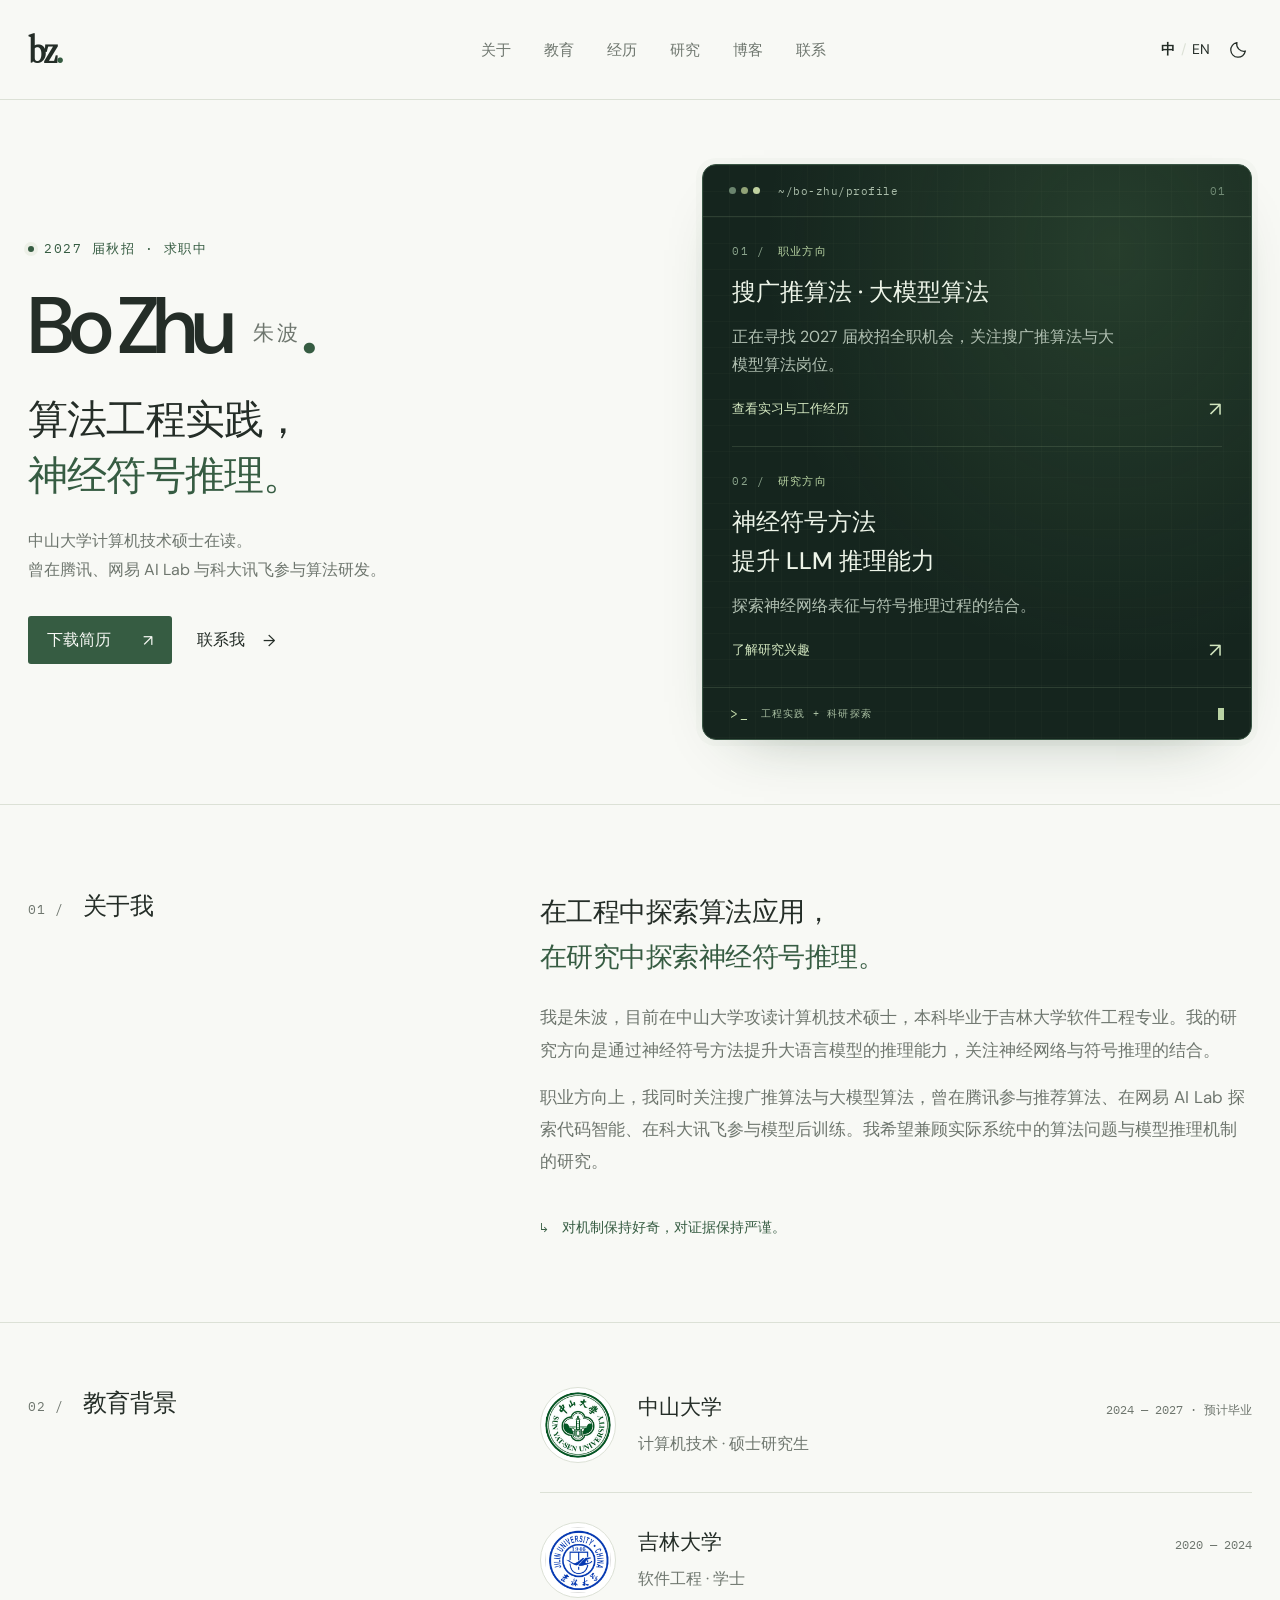
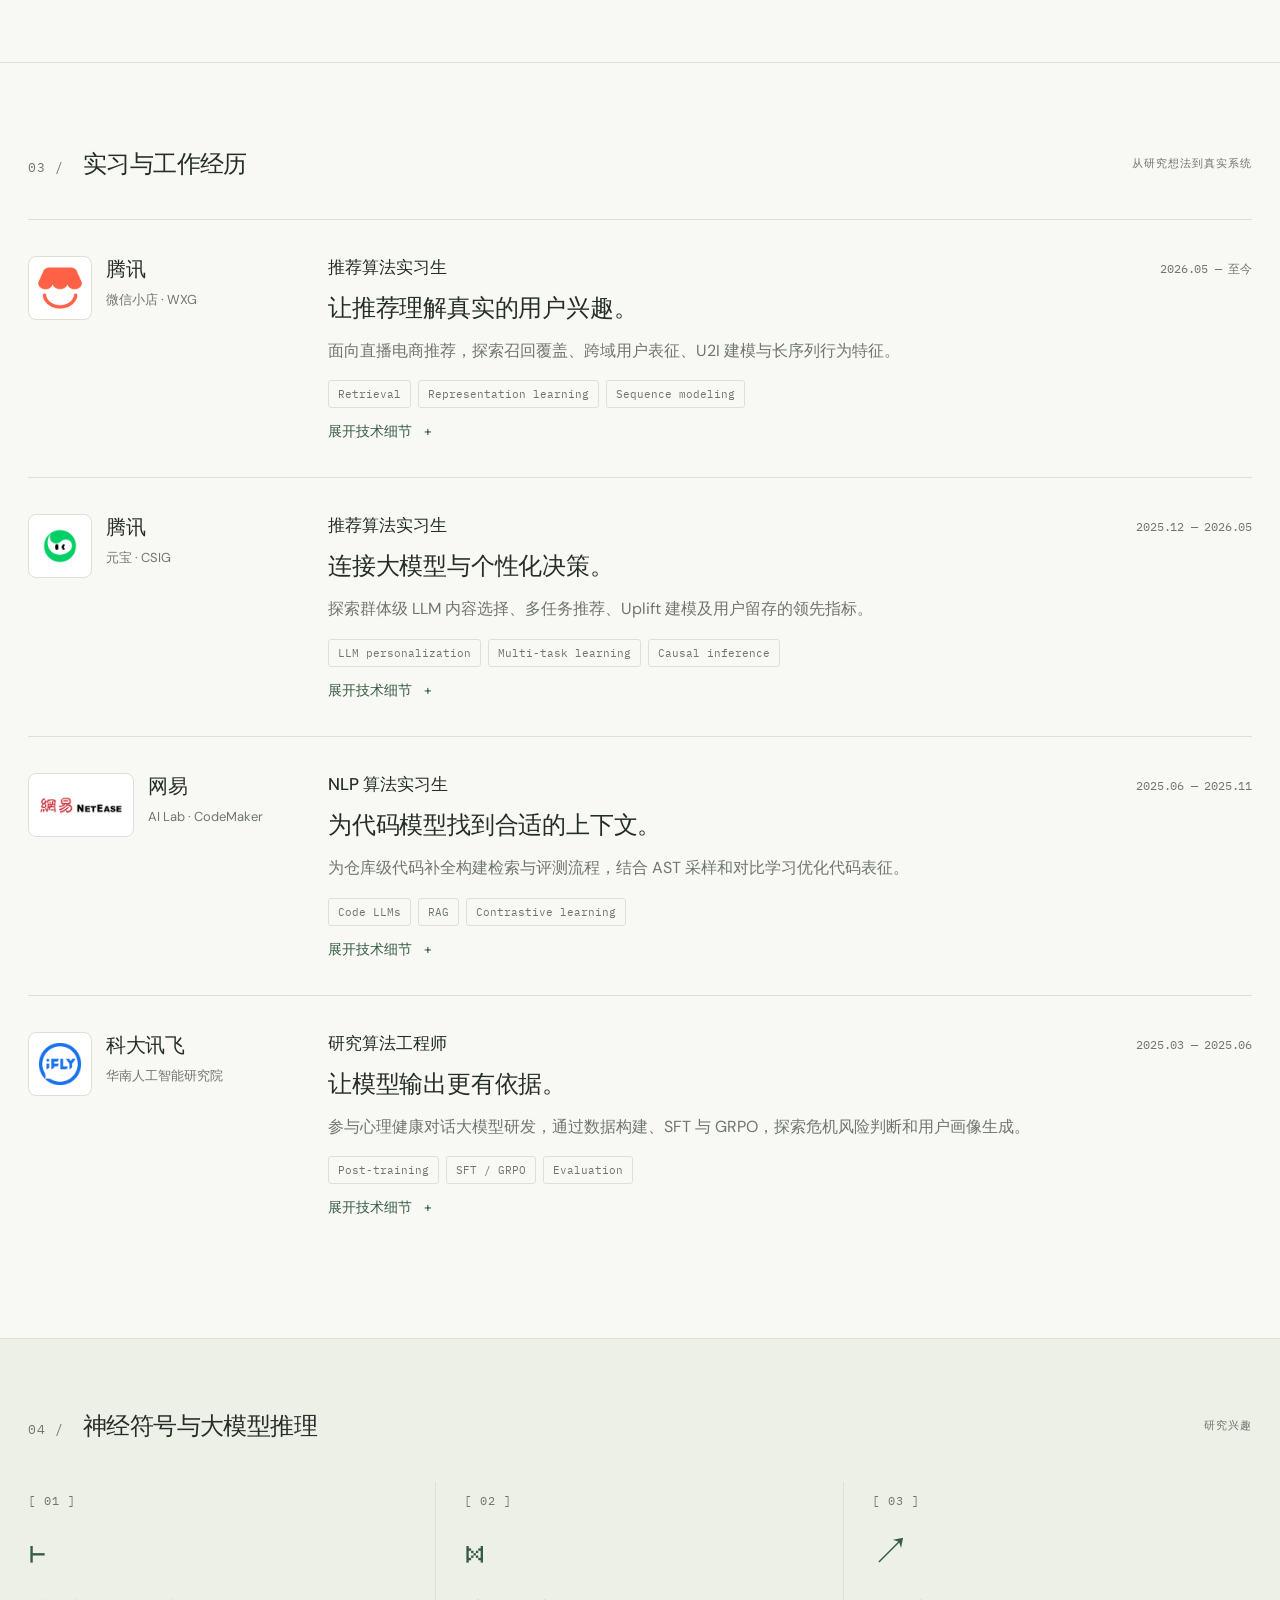
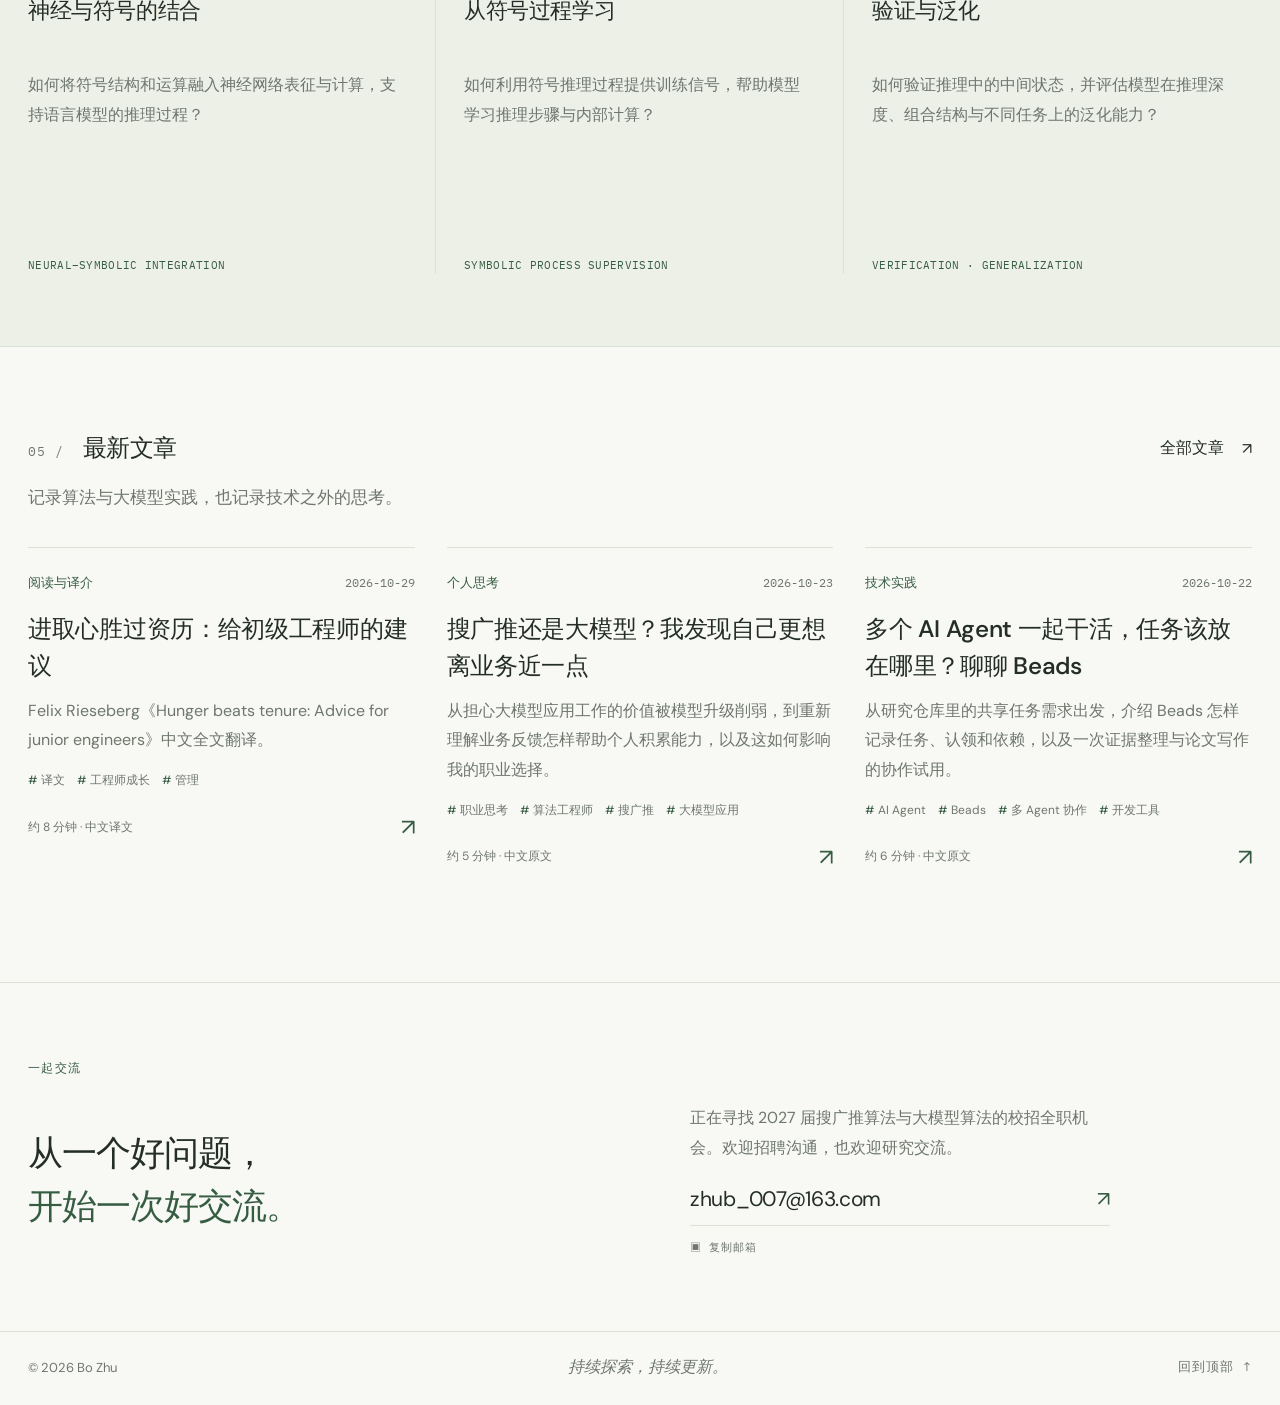
<file: index.html>
<!doctype html>
<html lang="zh-CN">
<head>
<meta charset="utf-8"><meta name="viewport" content="width=device-width, initial-scale=1">
<meta name="description" content="朱波，中山大学计算机技术硕士在读。职业方向为搜广推算法与大模型算法，研究神经符号方法与 LLM 推理。">
<meta name="theme-color" content="#f7f8f3"><title>朱波 Bo Zhu｜中山大学｜算法与大模型研究</title>
<link rel="icon" href="favicon.svg" type="image/svg+xml"><link rel="stylesheet" href="styles.css"><link rel="stylesheet" href="blog/blog.css">
<script src="profile.js" defer></script><script src="app.js" defer></script>
<meta name="msvalidate.01" content="909E4913DDA43BDC648E3059ECA7C9FE" />
<meta name="google-site-verification" content="cCx-m9OYNiA_g3xtr-NKhKgZyl9JH-55e1CaybNhACU" />
<!-- SEARCH_METADATA_START -->
<meta name="robots" content="index,follow"><link rel="canonical" href="https://meiying-cell.github.io/"><meta property="og:type" content="profile"><meta property="og:url" content="https://meiying-cell.github.io/"><meta property="og:title" content="朱波 Bo Zhu｜中山大学｜算法与大模型研究"><meta property="og:description" content="朱波，中山大学计算机技术硕士在读，关注搜广推、大模型算法与神经符号推理。"><script type="application/ld+json">{"@context":"https://schema.org","@graph":[{"@type":"Person","@id":"https://meiying-cell.github.io/#person","name":"朱波","alternateName":"Bo Zhu","url":"https://meiying-cell.github.io/","sameAs":["https://github.com/MeiYing-cell"],"affiliation":{"@type":"CollegeOrUniversity","name":"中山大学","alternateName":"Sun Yat-sen University"},"alumniOf":{"@type":"CollegeOrUniversity","name":"吉林大学","alternateName":"Jilin University"}},{"@type":"ProfilePage","@id":"https://meiying-cell.github.io/#profile","url":"https://meiying-cell.github.io/","name":"朱波 Bo Zhu｜中山大学｜算法与大模型研究","inLanguage":"zh-CN","mainEntity":{"@id":"https://meiying-cell.github.io/#person"}}]}</script>
<!-- SEARCH_METADATA_END -->
</head>
<body>
<a class="skip" href="#main" data-i18n="skip">跳至正文</a>
<div class="reading-progress" aria-hidden="true"></div>
<header class="site-header"><a class="wordmark" href="#home" aria-label="Bo Zhu home">bz<span>.</span></a><nav aria-label="Main navigation"><a href="#about" data-i18n="navAbout">关于</a><a href="#education" data-i18n="navEducation">教育</a><a href="#experience" data-i18n="navExperience">经历</a><a href="#research" data-i18n="navResearch">研究</a><a href="/blog/" data-i18n="navBlog">博客</a><a href="#contact" data-i18n="navContact">联系</a></nav><div class="controls"><button id="language" aria-label="Switch to English"><b>中</b><span class="divider">/</span>EN</button><button id="theme" aria-label="切换深色主题" title="Switch theme"><svg viewBox="0 0 24 24" fill="none" stroke="currentColor" stroke-width="1.5" aria-hidden="true"><path d="M20.8 13.4A8.7 8.7 0 0 1 10.6 3.2 8.8 8.8 0 1 0 20.8 13.4Z"/></svg></button></div></header>
<main id="main">
<section class="hero wrap" id="home">
<div class="hero-copy"><p class="eyebrow"><span class="status-dot"></span><span data-i18n="heroLabel">2027 届秋招 · 求职中</span></p><h1>Bo Zhu<span class="name-zh">朱波</span><span class="name-period">.</span></h1><h2 data-i18n="heroTitle">算法工程实践，<br><em>神经符号推理。</em></h2><p class="hero-description" data-i18n="heroDescription">中山大学计算机技术硕士在读。<br>曾在腾讯、网易 AI Lab 与科大讯飞参与算法研发。</p><div class="hero-actions"><a class="button primary" id="download-cv" href="resume/Bo_Zhu_CV_zh.pdf" download="Bo_Zhu_CV_zh.pdf"><span data-i18n="downloadCV">下载简历</span><span aria-hidden="true">↗</span></a><a class="text-link" href="#contact"><span data-i18n="getInTouch">联系我</span><span aria-hidden="true">→</span></a></div></div>
<aside class="profile-console" aria-label="Career and research overview">
<div class="console-glow" aria-hidden="true"></div>
<div class="console-bar"><div class="console-dots" aria-hidden="true"><i></i><i></i><i></i></div><span class="mono">~/bo-zhu/profile</span><span class="console-index mono">01</span></div>
<div class="console-content">
<a class="console-track" href="#experience"><span class="console-caption mono"><span aria-hidden="true">01 /</span><span data-i18n="careerLabel">职业方向</span></span><h3 data-i18n="careerFocus">搜广推算法 · 大模型算法</h3><p data-i18n="overviewCareerText">正在寻找 2027 届校招全职机会，关注搜广推算法与大模型算法岗位。</p><span class="console-link"><span data-i18n="overviewCareerLink">查看实习与工作经历</span><span aria-hidden="true">↗</span></span></a>
<a class="console-track" href="#research"><span class="console-caption mono"><span aria-hidden="true">02 /</span><span data-i18n="researchLabel">研究方向</span></span><h3 data-i18n="researchFocus">神经符号方法<br>提升 LLM 推理能力</h3><p data-i18n="overviewResearchText">探索神经网络表征与符号推理过程的结合。</p><span class="console-link"><span data-i18n="overviewResearchLink">了解研究兴趣</span><span aria-hidden="true">↗</span></span></a>
</div><div class="console-footer mono"><span aria-hidden="true">&gt;_</span><span data-i18n="consoleFooter">工程实践 + 科研探索</span><span class="console-cursor" aria-hidden="true"></span></div>
</aside>
</section>
<section class="section wrap about" id="about"><div class="section-label"><span class="mono">01 /</span><h2 data-i18n="aboutTitle">关于我</h2></div><div class="about-content"><p class="large-copy" data-i18n="aboutLead">在工程中探索算法应用，<br><em>在研究中探索神经符号推理。</em></p><p data-i18n="aboutBody">我是朱波，目前在中山大学攻读计算机技术硕士，本科毕业于吉林大学软件工程专业。我的研究方向是通过神经符号方法提升大语言模型的推理能力，关注神经网络与符号推理的结合。</p><p data-i18n="aboutBody2">职业方向上，我同时关注搜广推算法与大模型算法，曾在腾讯参与推荐算法、在网易 AI Lab 探索代码智能、在科大讯飞参与模型后训练。我希望兼顾实际系统中的算法问题与模型推理机制的研究。</p><div class="about-note"><span class="mono">↳</span><span data-i18n="aboutNote">对机制保持好奇，对证据保持严谨。</span></div></div></section>
<section class="section wrap education" id="education"><div class="section-label"><span class="mono">02 /</span><h2 data-i18n="educationTitle">教育背景</h2></div><!-- STATIC_EDUCATION_START --><div id="education-list"><article class="education-row"><span class="university-icon"><img src="assets/sysu-crest.png" alt="中山大学 校徽" width="72" height="72" loading="lazy"></span><div class="school-info"><div class="school-heading"><h3>中山大学</h3><time>2024 — 2027 · 预计毕业</time></div><p>计算机技术 · 硕士研究生</p></div></article><article class="education-row"><span class="university-icon"><img src="assets/jlu-crest.gif" alt="吉林大学 校徽" width="72" height="72" loading="lazy"></span><div class="school-info"><div class="school-heading"><h3>吉林大学</h3><time>2020 — 2024</time></div><p>软件工程 · 学士</p></div></article></div><!-- STATIC_EDUCATION_END --></section>
<section class="section wrap" id="experience"><div class="section-heading"><div class="section-label"><span class="mono">03 /</span><h2 data-i18n="experienceTitle">实习与工作经历</h2></div><span class="section-aside mono" data-i18n="experienceAside">从研究想法到真实系统</span></div><!-- STATIC_EXPERIENCE_START --><div id="experience-list"><article class="experience-row"><div class="experience-company"><span class="company-icon weixin-shop-logo"><img src="assets/weixin-shop.png" alt="Weixin Shop logo" width="96" height="52" loading="lazy"></span><div><h3 class="company-name">腾讯</h3><div class="company-team">微信小店 · WXG</div></div></div><div><div class="experience-role"><h3>推荐算法实习生</h3><span class="experience-date">2026.05 — 至今</span></div><p class="experience-intro">让推荐理解真实的用户兴趣。</p><p class="experience-body">面向直播电商推荐，探索召回覆盖、跨域用户表征、U2I 建模与长序列行为特征。</p><div class="tags"><span class="tag">Retrieval</span><span class="tag">Representation learning</span><span class="tag">Sequence modeling</span></div><details><summary>展开技术细节</summary><ul><li>从有效看播和近期交互中构建召回信号。</li><li>探索特征门控、表征映射与基于注意力的行为序列融合。</li></ul></details></div></article><article class="experience-row"><div class="experience-company"><span class="company-icon product-logo"><img src="assets/yuanbao.png" alt="Tencent Yuanbao logo" width="96" height="52" loading="lazy"></span><div><h3 class="company-name">腾讯</h3><div class="company-team">元宝 · CSIG</div></div></div><div><div class="experience-role"><h3>推荐算法实习生</h3><span class="experience-date">2025.12 — 2026.05</span></div><p class="experience-intro">连接大模型与个性化决策。</p><p class="experience-body">探索群体级 LLM 内容选择、多任务推荐、Uplift 建模及用户留存的领先指标。</p><div class="tags"><span class="tag">LLM personalization</span><span class="tag">Multi-task learning</span><span class="tag">Causal inference</span></div><details><summary>展开技术细节</summary><ul><li>面向首页与 Push 场景，设计群体级离线内容选择与生成链路。</li><li>分析 Push 通知的增量影响，以及点击和长期留存之间的权衡。</li></ul></details></div></article><article class="experience-row"><div class="experience-company"><span class="company-icon netease-logo"><img src="assets/netease.png" alt="NetEase logo" width="96" height="52" loading="lazy"></span><div><h3 class="company-name">网易</h3><div class="company-team">AI Lab · CodeMaker</div></div></div><div><div class="experience-role"><h3>NLP 算法实习生</h3><span class="experience-date">2025.06 — 2025.11</span></div><p class="experience-intro">为代码模型找到合适的上下文。</p><p class="experience-body">为仓库级代码补全构建检索与评测流程，结合 AST 采样和对比学习优化代码表征。</p><div class="tags"><span class="tag">Code LLMs</span><span class="tag">RAG</span><span class="tag">Contrastive learning</span></div><details><summary>展开技术细节</summary><ul><li>在代码补全评测中对比关键词、向量及混合检索方案。</li><li>构建跨文件的引用—定义样本与难负样本，用于 Embedding 微调。</li></ul></details></div></article><article class="experience-row"><div class="experience-company"><span class="company-icon product-logo"><img src="assets/iflytek.png" alt="iFLYTEK logo" width="96" height="52" loading="lazy"></span><div><h3 class="company-name">科大讯飞</h3><div class="company-team">华南人工智能研究院</div></div></div><div><div class="experience-role"><h3>研究算法工程师</h3><span class="experience-date">2025.03 — 2025.06</span></div><p class="experience-intro">让模型输出更有依据。</p><p class="experience-body">参与心理健康对话大模型研发，通过数据构建、SFT 与 GRPO，探索危机风险判断和用户画像生成。</p><div class="tags"><span class="tag">Post-training</span><span class="tag">SFT / GRPO</span><span class="tag">Evaluation</span></div><details><summary>展开技术细节</summary><ul><li>在数据构建中结合合成数据、模型筛选与专家复核。</li><li>通过结构化输出与引用过滤，改善生成画像的事实依据。</li></ul></details></div></article></div><!-- STATIC_EXPERIENCE_END --></section>
<section class="research-section" id="research"><div class="wrap"><div class="section-heading"><div class="section-label"><span class="mono">04 /</span><h2 data-i18n="researchTitle">神经符号与大模型推理</h2></div><span class="section-aside mono" data-i18n="researchAside">研究兴趣</span></div><div class="research-grid"><article><span class="research-number mono">[ 01 ]</span><div class="research-symbol" aria-hidden="true">⊢</div><h3 data-i18n="r1Title">神经与符号的结合</h3><p data-i18n="r1Body">如何将符号结构和运算融入神经网络表征与计算，支持语言模型的推理过程？</p><span class="research-tag mono">NEURAL–SYMBOLIC INTEGRATION</span></article><article><span class="research-number mono">[ 02 ]</span><div class="research-symbol" aria-hidden="true">⋈</div><h3 data-i18n="r2Title">从符号过程学习</h3><p data-i18n="r2Body">如何利用符号推理过程提供训练信号，帮助模型学习推理步骤与内部计算？</p><span class="research-tag mono">SYMBOLIC PROCESS SUPERVISION</span></article><article><span class="research-number mono">[ 03 ]</span><div class="research-symbol" aria-hidden="true">↗</div><h3 data-i18n="r3Title">验证与泛化</h3><p data-i18n="r3Body">如何验证推理中的中间状态，并评估模型在推理深度、组合结构与不同任务上的泛化能力？</p><span class="research-tag mono">VERIFICATION · GENERALIZATION</span></article></div></div></section>
<section class="section wrap" id="publications" hidden><div class="section-label"><span class="mono">05 /</span><h2 data-i18n="publicationsTitle">代表性论文</h2></div><div id="publication-list"></div></section>
<!-- BLOG_PREVIEW_START -->
<section class="section wrap latest-writing" id="writing"><div class="section-heading"><div class="section-label"><span class="mono">05 /</span><h2 data-i18n="writingTitle">最新文章</h2></div><a class="text-link" href="/blog/"><span data-i18n="allPosts">全部文章</span><span aria-hidden="true">↗</span></a></div><p class="writing-intro" data-i18n="writingIntro">记录算法与大模型实践，也记录技术之外的思考。</p><div class="writing-grid"><article class="writing-card " data-category="reading-and-translation" data-tags="[&quot;译文&quot;, &quot;工程师成长&quot;, &quot;管理&quot;]"><a href="/blog/hunger-beats-tenure-translation/" class="writing-card-link"><div class="writing-copy"><div class="writing-meta"><span class="category-name" data-zh="阅读与译介" data-en="Reading &amp; Translation">阅读与译介</span><time datetime="2026-10-29">2026-10-29</time></div><h3 lang="zh-CN">进取心胜过资历：给初级工程师的建议</h3><p lang="zh-CN">Felix Rieseberg《Hunger beats tenure: Advice for junior engineers》中文全文翻译。</p><div class="writing-tags"><span>译文</span><span>工程师成长</span><span>管理</span></div><div class="writing-foot"><span data-zh="约 8 分钟 · 中文译文" data-en="~8 min · Chinese translation">约 8 分钟 · 中文译文</span><span class="writing-arrow" aria-hidden="true">↗</span></div></div></a></article><article class="writing-card " data-category="personal-reflections" data-tags="[&quot;职业思考&quot;, &quot;算法工程师&quot;, &quot;搜广推&quot;, &quot;大模型应用&quot;]"><a href="/blog/search-rec-ads-or-llm/" class="writing-card-link"><div class="writing-copy"><div class="writing-meta"><span class="category-name" data-zh="个人思考" data-en="Personal Reflections">个人思考</span><time datetime="2026-10-23">2026-10-23</time></div><h3 lang="zh-CN">搜广推还是大模型？我发现自己更想离业务近一点</h3><p lang="zh-CN">从担心大模型应用工作的价值被模型升级削弱，到重新理解业务反馈怎样帮助个人积累能力，以及这如何影响我的职业选择。</p><div class="writing-tags"><span>职业思考</span><span>算法工程师</span><span>搜广推</span><span>大模型应用</span></div><div class="writing-foot"><span data-zh="约 5 分钟 · 中文原文" data-en="~5 min · In Chinese">约 5 分钟 · 中文原文</span><span class="writing-arrow" aria-hidden="true">↗</span></div></div></a></article><article class="writing-card " data-category="technical-practice" data-tags="[&quot;AI Agent&quot;, &quot;Beads&quot;, &quot;多 Agent 协作&quot;, &quot;开发工具&quot;]"><a href="/blog/beads-shared-agent-tasks/" class="writing-card-link"><div class="writing-copy"><div class="writing-meta"><span class="category-name" data-zh="技术实践" data-en="Technical Practice">技术实践</span><time datetime="2026-10-22">2026-10-22</time></div><h3 lang="zh-CN">多个 AI Agent 一起干活，任务该放在哪里？聊聊 Beads</h3><p lang="zh-CN">从研究仓库里的共享任务需求出发，介绍 Beads 怎样记录任务、认领和依赖，以及一次证据整理与论文写作的协作试用。</p><div class="writing-tags"><span>AI Agent</span><span>Beads</span><span>多 Agent 协作</span><span>开发工具</span></div><div class="writing-foot"><span data-zh="约 6 分钟 · 中文原文" data-en="~6 min · In Chinese">约 6 分钟 · 中文原文</span><span class="writing-arrow" aria-hidden="true">↗</span></div></div></a></article></div></section>
<!-- BLOG_PREVIEW_END -->
<section class="contact-section wrap" id="contact"><p class="eyebrow mono" data-i18n="contactLabel">一起交流</p><div class="contact-grid"><h2 data-i18n="contactTitle">从一个好问题，<br><em>开始一次好交流。</em></h2><div><p data-i18n="contactBody">正在寻找 2027 届搜广推算法与大模型算法的校招全职机会。欢迎招聘沟通，也欢迎研究交流。</p><a class="email-link" id="email-link" href="mailto:zhub_007@163.com">zhub_007@163.com <span aria-hidden="true">↗</span></a><button class="copy-email mono" id="copy-email"><span aria-hidden="true">▣</span> <span data-i18n="copyEmail">复制邮箱</span></button><span id="copy-status" class="copy-status" role="status"></span></div></div></section>
</main>
<footer class="wrap"><span>© <span id="year">2026</span> Bo Zhu</span><span class="footer-middle" data-i18n="footerNote">持续探索，持续更新。</span><a class="mono" href="#home"><span data-i18n="backTop">回到顶部</span> ↑</a></footer>
</body></html>
</file>
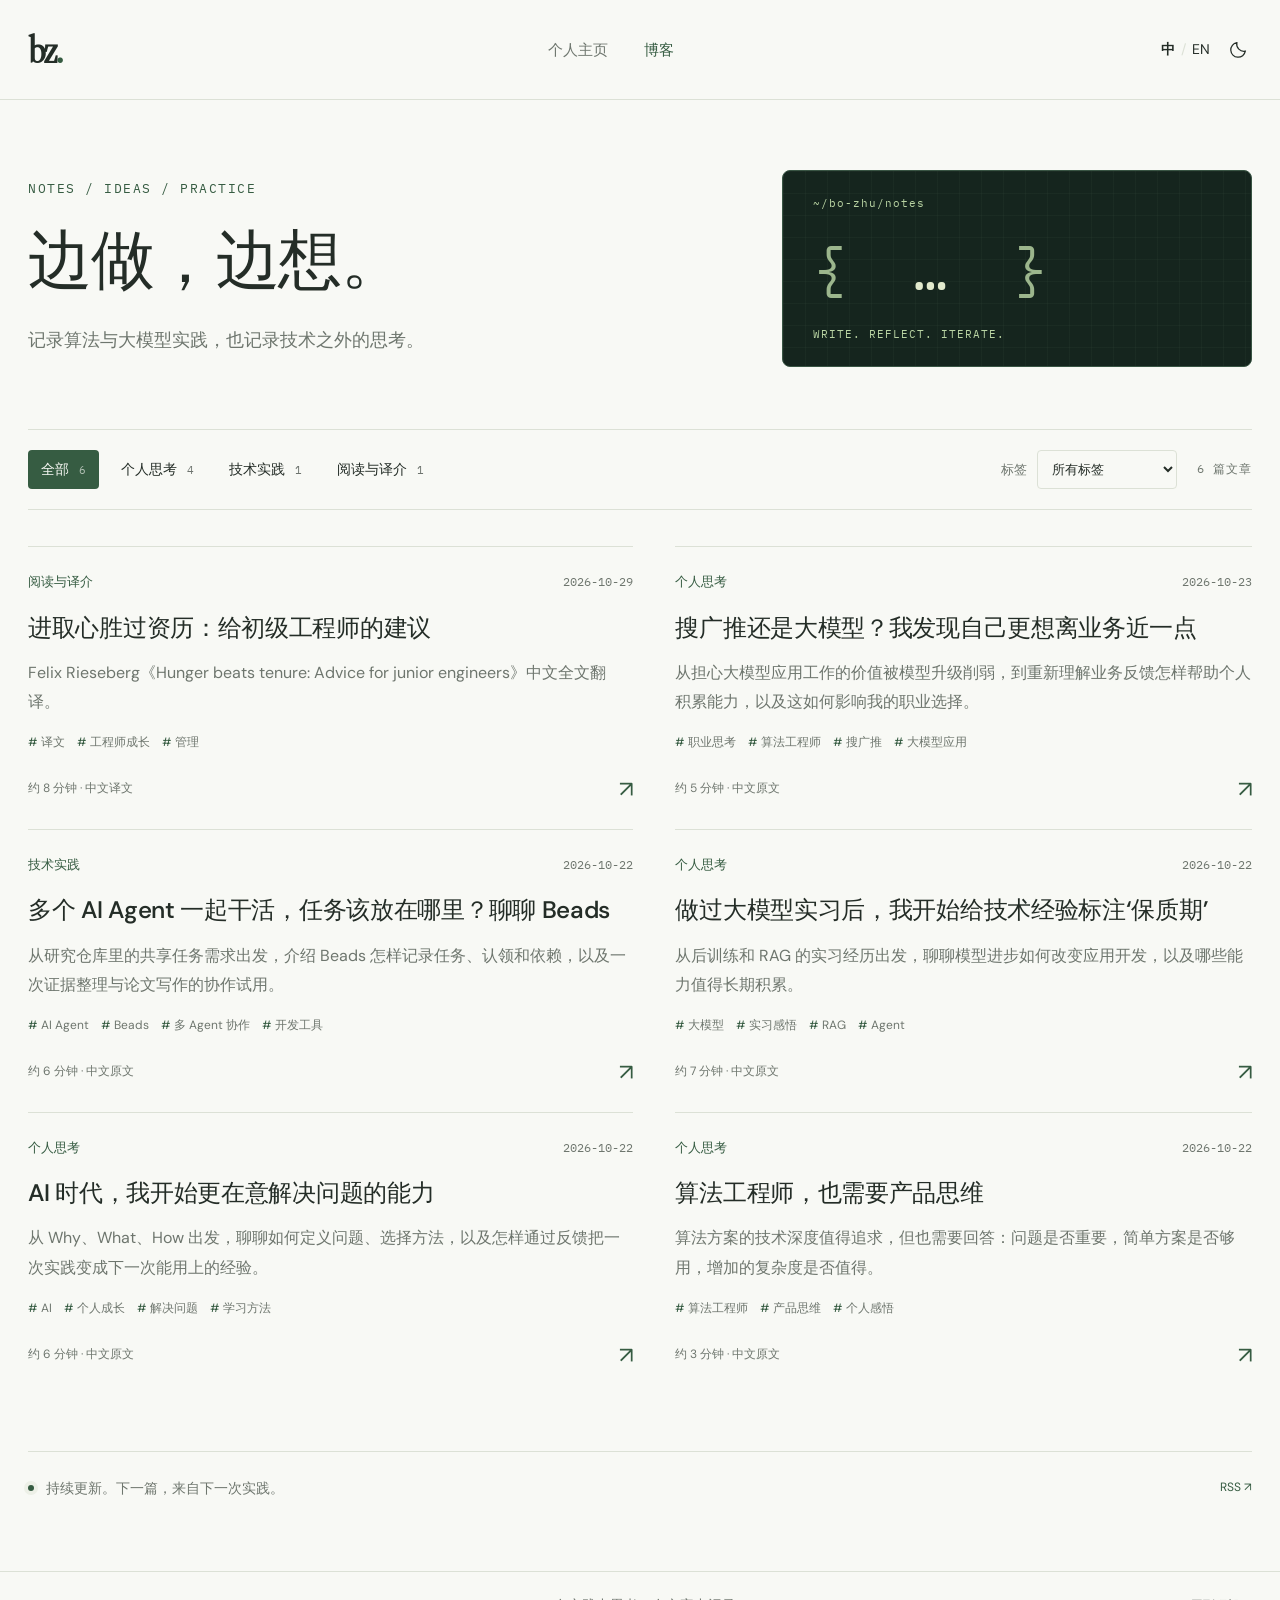
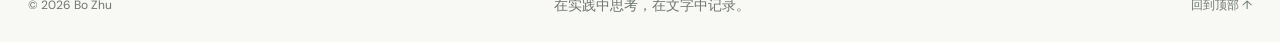
<file: blog/index.html>
<!doctype html><html lang="zh-CN"><head><meta charset="utf-8"><meta name="viewport" content="width=device-width,initial-scale=1"><title>博客 · 朱波</title><meta name="description" content="朱波的博客：算法、大模型、产品与个人成长。"><meta name="theme-color" content="#f8f9f5"><link rel="canonical" href="https://meiying-cell.github.io/blog/"><meta property="og:title" content="博客"><meta property="og:description" content="朱波的博客：算法、大模型、产品与个人成长。"><meta property="og:type" content="website"><meta property="og:url" content="https://meiying-cell.github.io/blog/"><link rel="icon" href="/favicon.svg" type="image/svg+xml"><link rel="stylesheet" href="/styles.css"><link rel="stylesheet" href="/blog/blog.css"><link rel="alternate" type="application/rss+xml" title="朱波的博客" href="/blog/feed.xml"><script src="/blog/blog.js" defer></script><!-- SEARCH_METADATA_START -->
<meta name="robots" content="index,follow"><script type="application/ld+json">{"@context":"https://schema.org","@type":"Blog","name":"朱波的博客","url":"https://meiying-cell.github.io/blog/","inLanguage":"zh-CN","author":{"@type":"Person","name":"朱波","url":"https://meiying-cell.github.io/"}}</script>
<!-- SEARCH_METADATA_END -->
</head><body class="blog-page"><a class="skip" href="#main" data-zh="跳至正文" data-en="Skip to content">跳至正文</a><div class="reading-progress" aria-hidden="true"></div><header class="site-header blog-header"><a class="wordmark" href="/" aria-label="Bo Zhu 首页">bz<span>.</span></a><nav aria-label="主导航"><a href="/" data-zh="个人主页" data-en="Home">个人主页</a><a href="/blog/" class="active" data-zh="博客" data-en="Blog">博客</a></nav><div class="controls"><button id="blog-language" aria-label="Switch interface to English"><b>中</b><span class="divider">/</span>EN</button><button id="blog-theme" aria-label="切换深色主题"><svg viewBox="0 0 24 24" fill="none" stroke="currentColor" stroke-width="1.5" aria-hidden="true"><path d="M20.8 13.4A8.7 8.7 0 0 1 10.6 3.2 8.8 8.8 0 1 0 20.8 13.4Z"/></svg></button></div></header><main id="main" class="wrap blog-index"><section class="blog-intro"><div><p class="eyebrow mono">NOTES / IDEAS / PRACTICE</p><h1 data-zh="边做，边想。" data-en="Thinking<br>through practice.">边做，边想。</h1><p class="blog-lead" data-zh="记录算法与大模型实践，也记录技术之外的思考。" data-en="Notes on algorithms, LLMs, and learning along the way.">记录算法与大模型实践，也记录技术之外的思考。</p></div><div class="blog-signature" aria-hidden="true"><span class="mono">~/bo-zhu/notes</span><span class="signature-symbol">&#123; <i>…</i> &#125;</span><span class="mono">WRITE. REFLECT. ITERATE.</span></div></section><section aria-label="文章列表"><div class="blog-toolbar"><div class="category-filters" role="group" aria-label="文章分类"><button type="button" class="category-filter active" data-filter="all" aria-pressed="true"><span data-zh="全部" data-en="All">全部</span><span class="filter-count">6</span></button><button type="button" class="category-filter" data-filter="personal-reflections" aria-pressed="false"><span data-zh="个人思考" data-en="Personal Reflections">个人思考</span><span class="filter-count">4</span></button><button type="button" class="category-filter" data-filter="technical-practice" aria-pressed="false"><span data-zh="技术实践" data-en="Technical Practice">技术实践</span><span class="filter-count">1</span></button><button type="button" class="category-filter" data-filter="reading-and-translation" aria-pressed="false"><span data-zh="阅读与译介" data-en="Reading &amp; Translation">阅读与译介</span><span class="filter-count">1</span></button></div><label class="tag-filter-label"><span data-zh="标签" data-en="Tag">标签</span><select id="tag-filter" aria-label="按标签筛选"><option value="all" data-zh="所有标签" data-en="All tags">所有标签</option><option value="AI">AI</option><option value="AI Agent">AI Agent</option><option value="Agent">Agent</option><option value="Beads">Beads</option><option value="RAG">RAG</option><option value="个人感悟">个人感悟</option><option value="个人成长">个人成长</option><option value="产品思维">产品思维</option><option value="多 Agent 协作">多 Agent 协作</option><option value="大模型">大模型</option><option value="大模型应用">大模型应用</option><option value="学习方法">学习方法</option><option value="实习感悟">实习感悟</option><option value="工程师成长">工程师成长</option><option value="开发工具">开发工具</option><option value="搜广推">搜广推</option><option value="算法工程师">算法工程师</option><option value="管理">管理</option><option value="职业思考">职业思考</option><option value="解决问题">解决问题</option><option value="译文">译文</option></select></label><span class="blog-total mono" id="filter-status" role="status">6 篇文章</span></div><div class="writing-grid" id="blog-posts"><article class="writing-card " data-category="reading-and-translation" data-tags="[&quot;译文&quot;, &quot;工程师成长&quot;, &quot;管理&quot;]"><a href="/blog/hunger-beats-tenure-translation/" class="writing-card-link"><div class="writing-copy"><div class="writing-meta"><span class="category-name" data-zh="阅读与译介" data-en="Reading &amp; Translation">阅读与译介</span><time datetime="2026-10-29">2026-10-29</time></div><h3 lang="zh-CN">进取心胜过资历：给初级工程师的建议</h3><p lang="zh-CN">Felix Rieseberg《Hunger beats tenure: Advice for junior engineers》中文全文翻译。</p><div class="writing-tags"><span>译文</span><span>工程师成长</span><span>管理</span></div><div class="writing-foot"><span data-zh="约 8 分钟 · 中文译文" data-en="~8 min · Chinese translation">约 8 分钟 · 中文译文</span><span class="writing-arrow" aria-hidden="true">↗</span></div></div></a></article><article class="writing-card " data-category="personal-reflections" data-tags="[&quot;职业思考&quot;, &quot;算法工程师&quot;, &quot;搜广推&quot;, &quot;大模型应用&quot;]"><a href="/blog/search-rec-ads-or-llm/" class="writing-card-link"><div class="writing-copy"><div class="writing-meta"><span class="category-name" data-zh="个人思考" data-en="Personal Reflections">个人思考</span><time datetime="2026-10-23">2026-10-23</time></div><h3 lang="zh-CN">搜广推还是大模型？我发现自己更想离业务近一点</h3><p lang="zh-CN">从担心大模型应用工作的价值被模型升级削弱，到重新理解业务反馈怎样帮助个人积累能力，以及这如何影响我的职业选择。</p><div class="writing-tags"><span>职业思考</span><span>算法工程师</span><span>搜广推</span><span>大模型应用</span></div><div class="writing-foot"><span data-zh="约 5 分钟 · 中文原文" data-en="~5 min · In Chinese">约 5 分钟 · 中文原文</span><span class="writing-arrow" aria-hidden="true">↗</span></div></div></a></article><article class="writing-card " data-category="technical-practice" data-tags="[&quot;AI Agent&quot;, &quot;Beads&quot;, &quot;多 Agent 协作&quot;, &quot;开发工具&quot;]"><a href="/blog/beads-shared-agent-tasks/" class="writing-card-link"><div class="writing-copy"><div class="writing-meta"><span class="category-name" data-zh="技术实践" data-en="Technical Practice">技术实践</span><time datetime="2026-10-22">2026-10-22</time></div><h3 lang="zh-CN">多个 AI Agent 一起干活，任务该放在哪里？聊聊 Beads</h3><p lang="zh-CN">从研究仓库里的共享任务需求出发，介绍 Beads 怎样记录任务、认领和依赖，以及一次证据整理与论文写作的协作试用。</p><div class="writing-tags"><span>AI Agent</span><span>Beads</span><span>多 Agent 协作</span><span>开发工具</span></div><div class="writing-foot"><span data-zh="约 6 分钟 · 中文原文" data-en="~6 min · In Chinese">约 6 分钟 · 中文原文</span><span class="writing-arrow" aria-hidden="true">↗</span></div></div></a></article><article class="writing-card " data-category="personal-reflections" data-tags="[&quot;大模型&quot;, &quot;实习感悟&quot;, &quot;RAG&quot;, &quot;Agent&quot;]"><a href="/blog/llm-experience-shelf-life/" class="writing-card-link"><div class="writing-copy"><div class="writing-meta"><span class="category-name" data-zh="个人思考" data-en="Personal Reflections">个人思考</span><time datetime="2026-10-22">2026-10-22</time></div><h3 lang="zh-CN">做过大模型实习后，我开始给技术经验标注‘保质期’</h3><p lang="zh-CN">从后训练和 RAG 的实习经历出发，聊聊模型进步如何改变应用开发，以及哪些能力值得长期积累。</p><div class="writing-tags"><span>大模型</span><span>实习感悟</span><span>RAG</span><span>Agent</span></div><div class="writing-foot"><span data-zh="约 7 分钟 · 中文原文" data-en="~7 min · In Chinese">约 7 分钟 · 中文原文</span><span class="writing-arrow" aria-hidden="true">↗</span></div></div></a></article><article class="writing-card " data-category="personal-reflections" data-tags="[&quot;AI&quot;, &quot;个人成长&quot;, &quot;解决问题&quot;, &quot;学习方法&quot;]"><a href="/blog/ai-problem-solving-loop/" class="writing-card-link"><div class="writing-copy"><div class="writing-meta"><span class="category-name" data-zh="个人思考" data-en="Personal Reflections">个人思考</span><time datetime="2026-10-22">2026-10-22</time></div><h3 lang="zh-CN">AI 时代，我开始更在意解决问题的能力</h3><p lang="zh-CN">从 Why、What、How 出发，聊聊如何定义问题、选择方法，以及怎样通过反馈把一次实践变成下一次能用上的经验。</p><div class="writing-tags"><span>AI</span><span>个人成长</span><span>解决问题</span><span>学习方法</span></div><div class="writing-foot"><span data-zh="约 6 分钟 · 中文原文" data-en="~6 min · In Chinese">约 6 分钟 · 中文原文</span><span class="writing-arrow" aria-hidden="true">↗</span></div></div></a></article><article class="writing-card " data-category="personal-reflections" data-tags="[&quot;算法工程师&quot;, &quot;产品思维&quot;, &quot;个人感悟&quot;]"><a href="/blog/algorithm-engineer-product-thinking/" class="writing-card-link"><div class="writing-copy"><div class="writing-meta"><span class="category-name" data-zh="个人思考" data-en="Personal Reflections">个人思考</span><time datetime="2026-10-22">2026-10-22</time></div><h3 lang="zh-CN">算法工程师，也需要产品思维</h3><p lang="zh-CN">算法方案的技术深度值得追求，但也需要回答：问题是否重要，简单方案是否够用，增加的复杂度是否值得。</p><div class="writing-tags"><span>算法工程师</span><span>产品思维</span><span>个人感悟</span></div><div class="writing-foot"><span data-zh="约 3 分钟 · 中文原文" data-en="~3 min · In Chinese">约 3 分钟 · 中文原文</span><span class="writing-arrow" aria-hidden="true">↗</span></div></div></a></article></div><noscript><p>所有文章已列在上方；分类筛选需要启用 JavaScript。</p></noscript></section><div class="blog-end"><span class="status-dot" aria-hidden="true"></span><span data-zh="持续更新。下一篇，来自下一次实践。" data-en="More notes to come, with the next thing I learn.">持续更新。下一篇，来自下一次实践。</span><a href="/blog/feed.xml">RSS ↗</a></div></main><footer class="wrap blog-footer"><span>© 2026 Bo Zhu</span><span data-zh="在实践中思考，在文字中记录。" data-en="Notes from practice. Thoughts in progress.">在实践中思考，在文字中记录。</span><a href="#main" data-zh="回到顶部 ↑" data-en="Back to top ↑">回到顶部 ↑</a></footer></body></html>
</file>
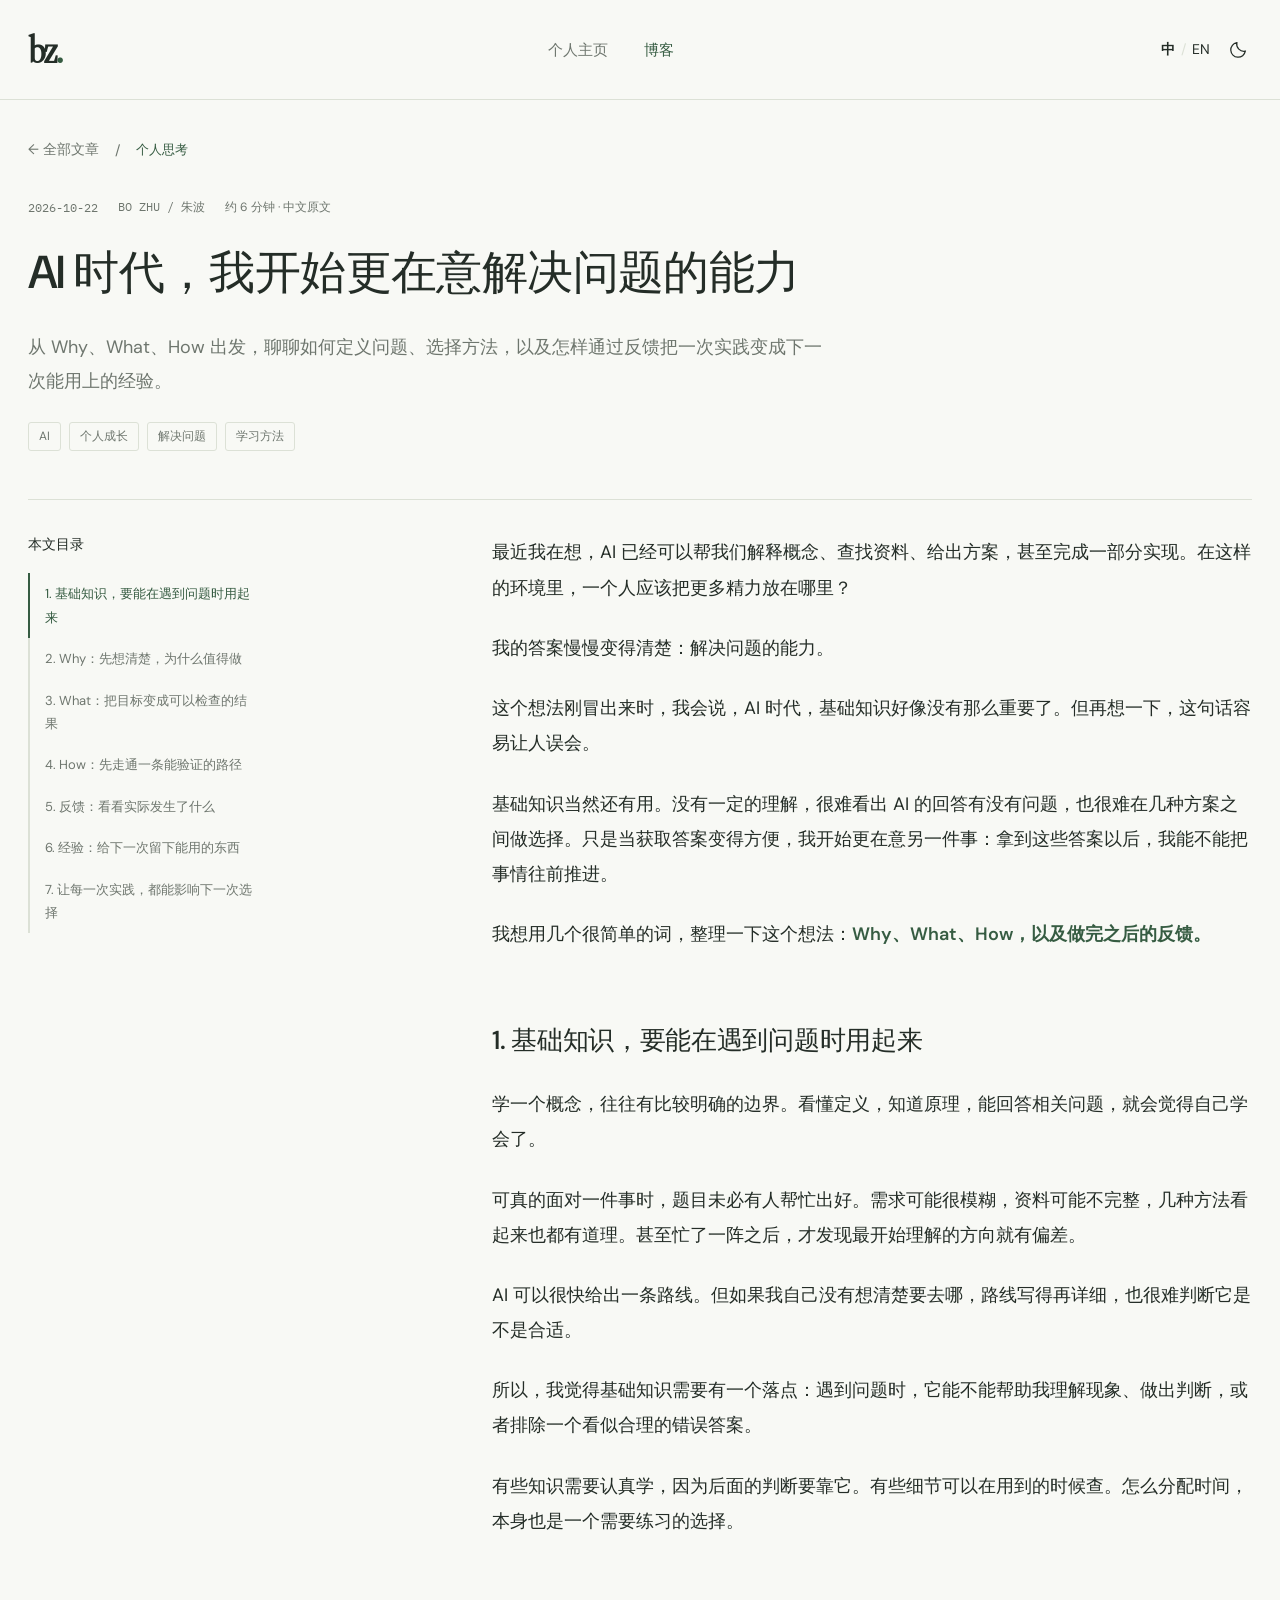
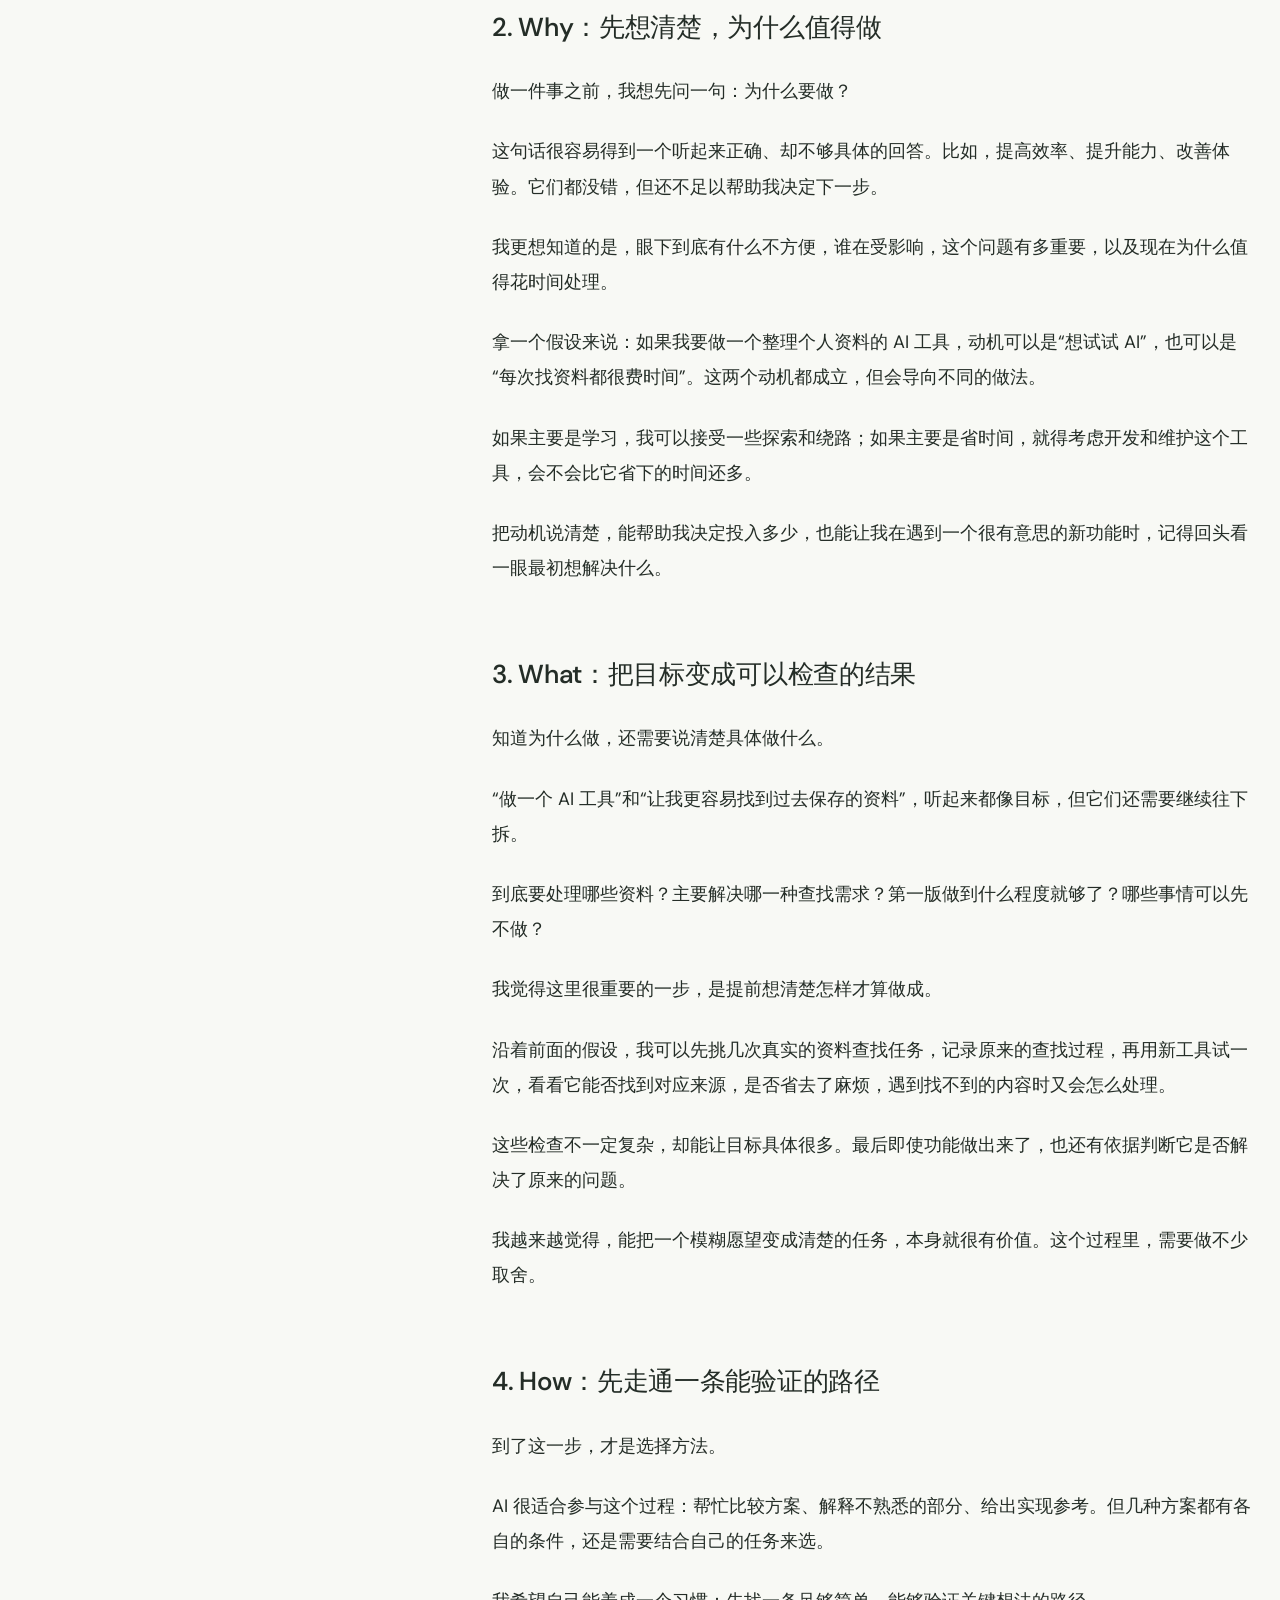
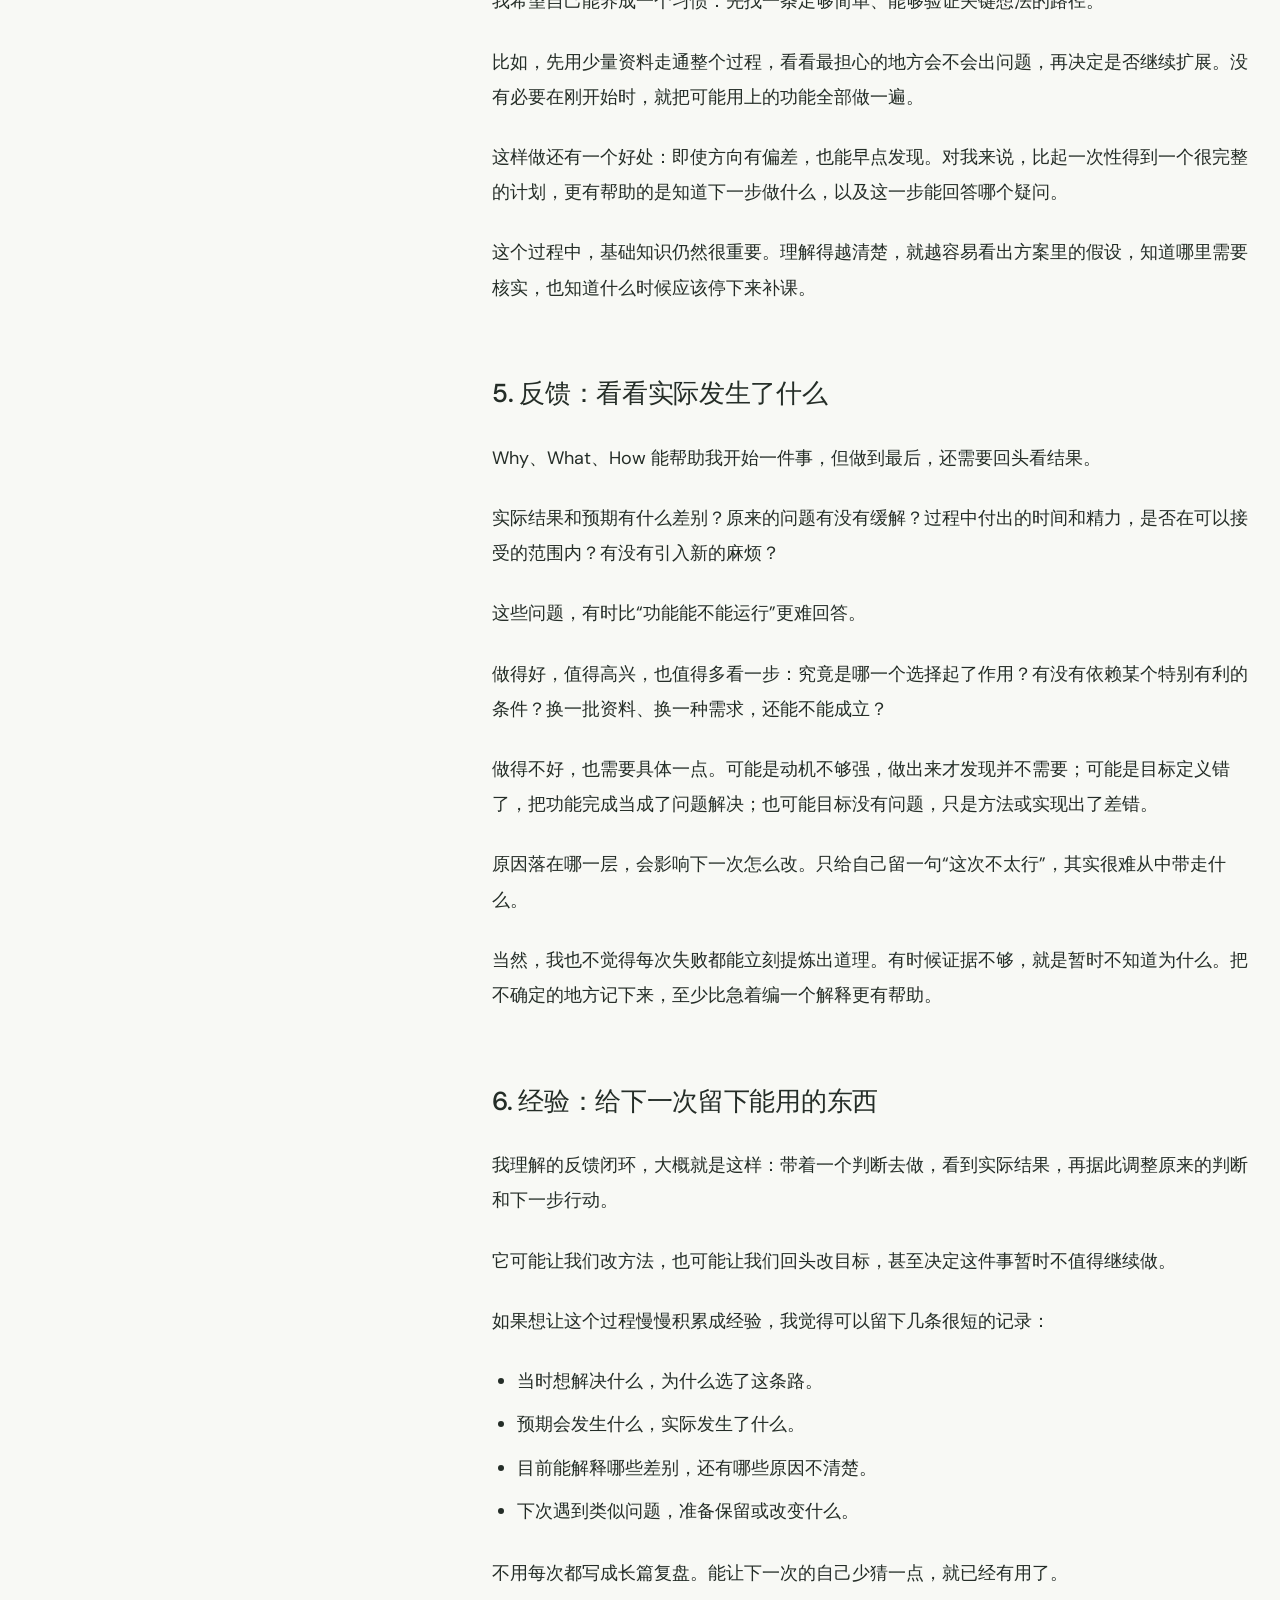
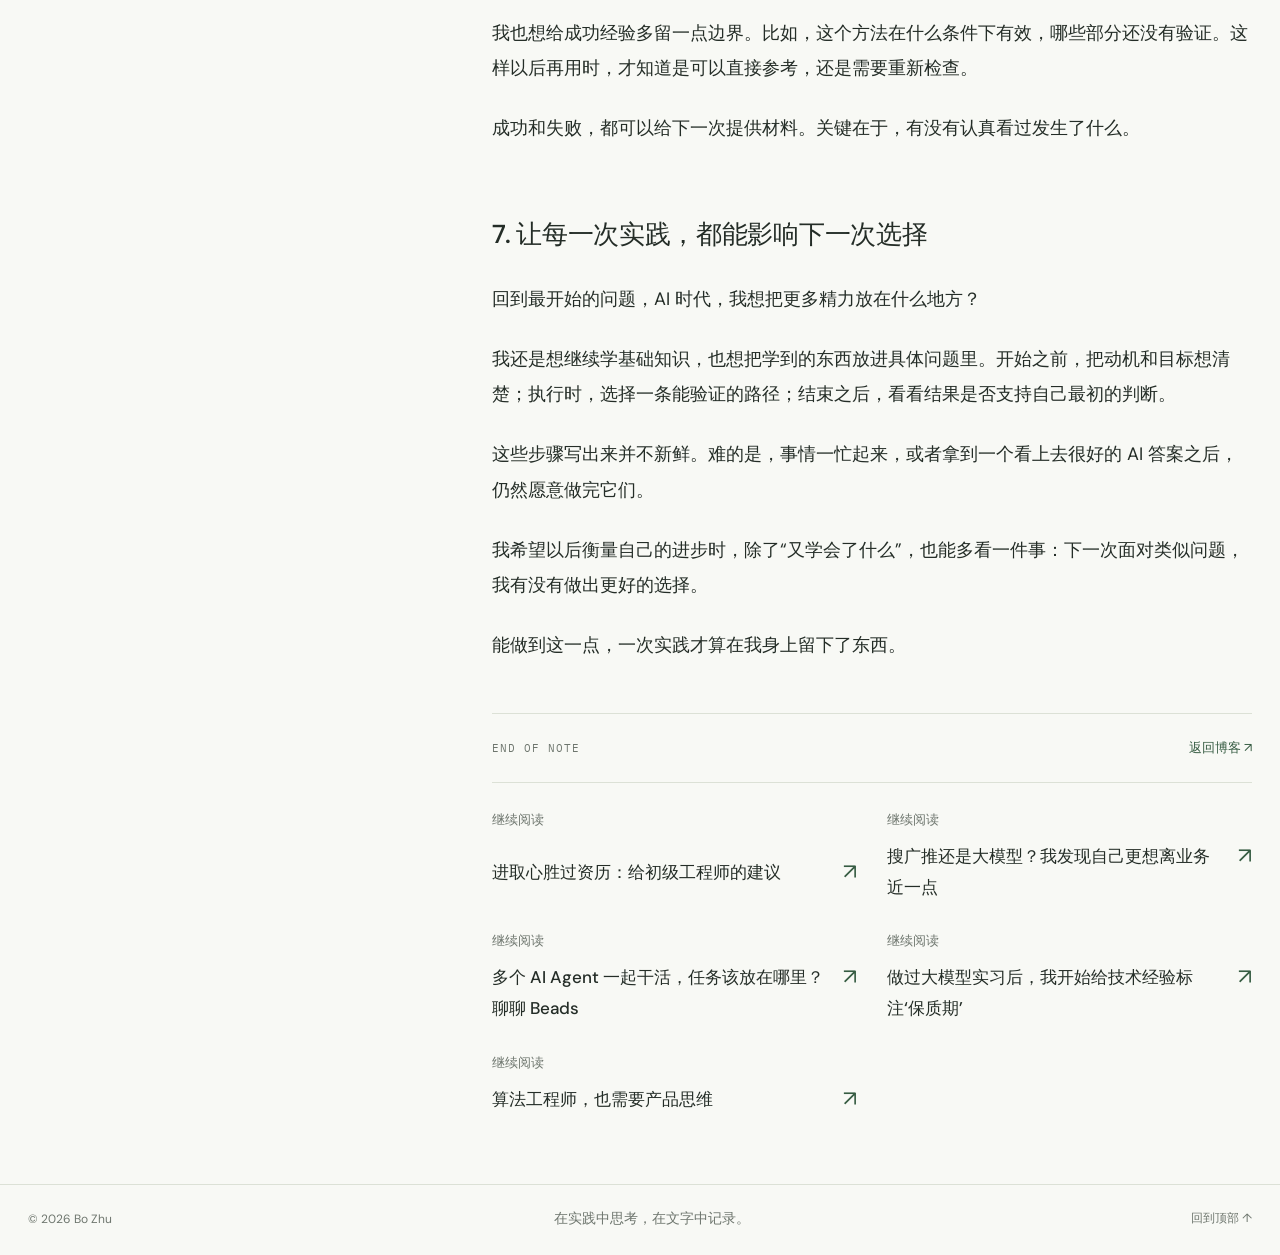
<file: blog/ai-problem-solving-loop/index.html>
<!doctype html><html lang="zh-CN"><head><meta charset="utf-8"><meta name="viewport" content="width=device-width,initial-scale=1"><title>AI 时代，我开始更在意解决问题的能力 · 朱波</title><meta name="description" content="从 Why、What、How 出发，聊聊如何定义问题、选择方法，以及怎样通过反馈把一次实践变成下一次能用上的经验。"><meta name="theme-color" content="#f8f9f5"><link rel="canonical" href="https://meiying-cell.github.io/blog/ai-problem-solving-loop/"><meta property="og:title" content="AI 时代，我开始更在意解决问题的能力"><meta property="og:description" content="从 Why、What、How 出发，聊聊如何定义问题、选择方法，以及怎样通过反馈把一次实践变成下一次能用上的经验。"><meta property="og:type" content="article"><meta property="og:url" content="https://meiying-cell.github.io/blog/ai-problem-solving-loop/"><link rel="icon" href="/favicon.svg" type="image/svg+xml"><link rel="stylesheet" href="/styles.css"><link rel="stylesheet" href="/blog/blog.css"><link rel="alternate" type="application/rss+xml" title="朱波的博客" href="/blog/feed.xml"><script src="/blog/blog.js" defer></script><!-- SEARCH_METADATA_START -->
<meta name="robots" content="index,follow"><script type="application/ld+json">{"@context":"https://schema.org","@type":"BlogPosting","headline":"AI 时代，我开始更在意解决问题的能力","description":"从 Why、What、How 出发，聊聊如何定义问题、选择方法，以及怎样通过反馈把一次实践变成下一次能用上的经验。","url":"https://meiying-cell.github.io/blog/ai-problem-solving-loop/","mainEntityOfPage":"https://meiying-cell.github.io/blog/ai-problem-solving-loop/","datePublished":"2026-10-22","inLanguage":"zh-CN","author":{"@type":"Person","name":"朱波","url":"https://meiying-cell.github.io/"}}</script>
<!-- SEARCH_METADATA_END -->
</head><body class="blog-page"><a class="skip" href="#main" data-zh="跳至正文" data-en="Skip to content">跳至正文</a><div class="reading-progress" aria-hidden="true"></div><header class="site-header blog-header"><a class="wordmark" href="/" aria-label="Bo Zhu 首页">bz<span>.</span></a><nav aria-label="主导航"><a href="/" data-zh="个人主页" data-en="Home">个人主页</a><a href="/blog/" class="active" data-zh="博客" data-en="Blog">博客</a></nav><div class="controls"><button id="blog-language" aria-label="Switch interface to English"><b>中</b><span class="divider">/</span>EN</button><button id="blog-theme" aria-label="切换深色主题"><svg viewBox="0 0 24 24" fill="none" stroke="currentColor" stroke-width="1.5" aria-hidden="true"><path d="M20.8 13.4A8.7 8.7 0 0 1 10.6 3.2 8.8 8.8 0 1 0 20.8 13.4Z"/></svg></button></div></header><main id="main" class="wrap article-main"><div class="article-breadcrumb"><a href="/blog/" data-zh="← 全部文章" data-en="← All posts">← 全部文章</a><span>/</span><a href="/blog/?category=personal-reflections"><span class="category-name" data-zh="个人思考" data-en="Personal Reflections">个人思考</span></a></div><header class="article-header"><div class="article-meta"><time datetime="2026-10-22">2026-10-22</time><span>BO ZHU / 朱波</span><span data-zh="约 6 分钟 · 中文原文" data-en="~6 min · Chinese original">约 6 分钟 · 中文原文</span></div><h1 lang="zh-CN">AI 时代，我开始更在意解决问题的能力</h1><p class="article-deck" lang="zh-CN">从 Why、What、How 出发，聊聊如何定义问题、选择方法，以及怎样通过反馈把一次实践变成下一次能用上的经验。</p><div class="article-tags"><a href="/blog/?tag=AI">AI</a><a href="/blog/?tag=%E4%B8%AA%E4%BA%BA%E6%88%90%E9%95%BF">个人成长</a><a href="/blog/?tag=%E8%A7%A3%E5%86%B3%E9%97%AE%E9%A2%98">解决问题</a><a href="/blog/?tag=%E5%AD%A6%E4%B9%A0%E6%96%B9%E6%B3%95">学习方法</a></div></header><div class="article-layout"><aside class="article-toc"><details open><summary data-zh="本文目录" data-en="On this page">本文目录</summary><ol><li><a href="#section-1">1. 基础知识，要能在遇到问题时用起来</a></li><li><a href="#section-2">2. Why：先想清楚，为什么值得做</a></li><li><a href="#section-3">3. What：把目标变成可以检查的结果</a></li><li><a href="#section-4">4. How：先走通一条能验证的路径</a></li><li><a href="#section-5">5. 反馈：看看实际发生了什么</a></li><li><a href="#section-6">6. 经验：给下一次留下能用的东西</a></li><li><a href="#section-7">7. 让每一次实践，都能影响下一次选择</a></li></ol></details></aside><div><article class="article-body" lang="zh-CN"><p>最近我在想，AI 已经可以帮我们解释概念、查找资料、给出方案，甚至完成一部分实现。在这样的环境里，一个人应该把更多精力放在哪里？</p>

<p>我的答案慢慢变得清楚：解决问题的能力。</p>

<p>这个想法刚冒出来时，我会说，AI 时代，基础知识好像没有那么重要了。但再想一下，这句话容易让人误会。</p>

<p>基础知识当然还有用。没有一定的理解，很难看出 AI 的回答有没有问题，也很难在几种方案之间做选择。只是当获取答案变得方便，我开始更在意另一件事：拿到这些答案以后，我能不能把事情往前推进。</p>

<p>我想用几个很简单的词，整理一下这个想法：<strong>Why、What、How，以及做完之后的反馈。</strong></p>

<h2 id="section-1">1. 基础知识，要能在遇到问题时用起来</h2>

<p>学一个概念，往往有比较明确的边界。看懂定义，知道原理，能回答相关问题，就会觉得自己学会了。</p>

<p>可真的面对一件事时，题目未必有人帮忙出好。需求可能很模糊，资料可能不完整，几种方法看起来也都有道理。甚至忙了一阵之后，才发现最开始理解的方向就有偏差。</p>

<p>AI 可以很快给出一条路线。但如果我自己没有想清楚要去哪，路线写得再详细，也很难判断它是不是合适。</p>

<p>所以，我觉得基础知识需要有一个落点：遇到问题时，它能不能帮助我理解现象、做出判断，或者排除一个看似合理的错误答案。</p>

<p>有些知识需要认真学，因为后面的判断要靠它。有些细节可以在用到的时候查。怎么分配时间，本身也是一个需要练习的选择。</p>

<h2 id="section-2">2. Why：先想清楚，为什么值得做</h2>

<p>做一件事之前，我想先问一句：为什么要做？</p>

<p>这句话很容易得到一个听起来正确、却不够具体的回答。比如，提高效率、提升能力、改善体验。它们都没错，但还不足以帮助我决定下一步。</p>

<p>我更想知道的是，眼下到底有什么不方便，谁在受影响，这个问题有多重要，以及现在为什么值得花时间处理。</p>

<p>拿一个假设来说：如果我要做一个整理个人资料的 AI 工具，动机可以是“想试试 AI”，也可以是“每次找资料都很费时间”。这两个动机都成立，但会导向不同的做法。</p>

<p>如果主要是学习，我可以接受一些探索和绕路；如果主要是省时间，就得考虑开发和维护这个工具，会不会比它省下的时间还多。</p>

<p>把动机说清楚，能帮助我决定投入多少，也能让我在遇到一个很有意思的新功能时，记得回头看一眼最初想解决什么。</p>

<h2 id="section-3">3. What：把目标变成可以检查的结果</h2>

<p>知道为什么做，还需要说清楚具体做什么。</p>

<p>“做一个 AI 工具”和“让我更容易找到过去保存的资料”，听起来都像目标，但它们还需要继续往下拆。</p>

<p>到底要处理哪些资料？主要解决哪一种查找需求？第一版做到什么程度就够了？哪些事情可以先不做？</p>

<p>我觉得这里很重要的一步，是提前想清楚怎样才算做成。</p>

<p>沿着前面的假设，我可以先挑几次真实的资料查找任务，记录原来的查找过程，再用新工具试一次，看看它能否找到对应来源，是否省去了麻烦，遇到找不到的内容时又会怎么处理。</p>

<p>这些检查不一定复杂，却能让目标具体很多。最后即使功能做出来了，也还有依据判断它是否解决了原来的问题。</p>

<p>我越来越觉得，能把一个模糊愿望变成清楚的任务，本身就很有价值。这个过程里，需要做不少取舍。</p>

<h2 id="section-4">4. How：先走通一条能验证的路径</h2>

<p>到了这一步，才是选择方法。</p>

<p>AI 很适合参与这个过程：帮忙比较方案、解释不熟悉的部分、给出实现参考。但几种方案都有各自的条件，还是需要结合自己的任务来选。</p>

<p>我希望自己能养成一个习惯：先找一条足够简单、能够验证关键想法的路径。</p>

<p>比如，先用少量资料走通整个过程，看看最担心的地方会不会出问题，再决定是否继续扩展。没有必要在刚开始时，就把可能用上的功能全部做一遍。</p>

<p>这样做还有一个好处：即使方向有偏差，也能早点发现。对我来说，比起一次性得到一个很完整的计划，更有帮助的是知道下一步做什么，以及这一步能回答哪个疑问。</p>

<p>这个过程中，基础知识仍然很重要。理解得越清楚，就越容易看出方案里的假设，知道哪里需要核实，也知道什么时候应该停下来补课。</p>

<h2 id="section-5">5. 反馈：看看实际发生了什么</h2>

<p>Why、What、How 能帮助我开始一件事，但做到最后，还需要回头看结果。</p>

<p>实际结果和预期有什么差别？原来的问题有没有缓解？过程中付出的时间和精力，是否在可以接受的范围内？有没有引入新的麻烦？</p>

<p>这些问题，有时比“功能能不能运行”更难回答。</p>

<p>做得好，值得高兴，也值得多看一步：究竟是哪一个选择起了作用？有没有依赖某个特别有利的条件？换一批资料、换一种需求，还能不能成立？</p>

<p>做得不好，也需要具体一点。可能是动机不够强，做出来才发现并不需要；可能是目标定义错了，把功能完成当成了问题解决；也可能目标没有问题，只是方法或实现出了差错。</p>

<p>原因落在哪一层，会影响下一次怎么改。只给自己留一句“这次不太行”，其实很难从中带走什么。</p>

<p>当然，我也不觉得每次失败都能立刻提炼出道理。有时候证据不够，就是暂时不知道为什么。把不确定的地方记下来，至少比急着编一个解释更有帮助。</p>

<h2 id="section-6">6. 经验：给下一次留下能用的东西</h2>

<p>我理解的反馈闭环，大概就是这样：带着一个判断去做，看到实际结果，再据此调整原来的判断和下一步行动。</p>

<p>它可能让我们改方法，也可能让我们回头改目标，甚至决定这件事暂时不值得继续做。</p>

<p>如果想让这个过程慢慢积累成经验，我觉得可以留下几条很短的记录：</p>

<ul>
<li>当时想解决什么，为什么选了这条路。</li>
<li>预期会发生什么，实际发生了什么。</li>
<li>目前能解释哪些差别，还有哪些原因不清楚。</li>
<li>下次遇到类似问题，准备保留或改变什么。</li>
</ul>

<p>不用每次都写成长篇复盘。能让下一次的自己少猜一点，就已经有用了。</p>

<p>我也想给成功经验多留一点边界。比如，这个方法在什么条件下有效，哪些部分还没有验证。这样以后再用时，才知道是可以直接参考，还是需要重新检查。</p>

<p>成功和失败，都可以给下一次提供材料。关键在于，有没有认真看过发生了什么。</p>

<h2 id="section-7">7. 让每一次实践，都能影响下一次选择</h2>

<p>回到最开始的问题，AI 时代，我想把更多精力放在什么地方？</p>

<p>我还是想继续学基础知识，也想把学到的东西放进具体问题里。开始之前，把动机和目标想清楚；执行时，选择一条能验证的路径；结束之后，看看结果是否支持自己最初的判断。</p>

<p>这些步骤写出来并不新鲜。难的是，事情一忙起来，或者拿到一个看上去很好的 AI 答案之后，仍然愿意做完它们。</p>

<p>我希望以后衡量自己的进步时，除了“又学会了什么”，也能多看一件事：下一次面对类似问题，我有没有做出更好的选择。</p>

<p>能做到这一点，一次实践才算在我身上留下了东西。</p>
</article><div class="article-closing"><span class="mono">END OF NOTE</span><a href="/blog/" data-zh="返回博客 ↗" data-en="Back to blog ↗">返回博客 ↗</a></div><nav class="related-posts" aria-label="更多文章"><a href="/blog/hunger-beats-tenure-translation/"><span data-zh="继续阅读" data-en="Read next">继续阅读</span><strong lang="zh-CN">进取心胜过资历：给初级工程师的建议</strong><span aria-hidden="true">↗</span></a><a href="/blog/search-rec-ads-or-llm/"><span data-zh="继续阅读" data-en="Read next">继续阅读</span><strong lang="zh-CN">搜广推还是大模型？我发现自己更想离业务近一点</strong><span aria-hidden="true">↗</span></a><a href="/blog/beads-shared-agent-tasks/"><span data-zh="继续阅读" data-en="Read next">继续阅读</span><strong lang="zh-CN">多个 AI Agent 一起干活，任务该放在哪里？聊聊 Beads</strong><span aria-hidden="true">↗</span></a><a href="/blog/llm-experience-shelf-life/"><span data-zh="继续阅读" data-en="Read next">继续阅读</span><strong lang="zh-CN">做过大模型实习后，我开始给技术经验标注‘保质期’</strong><span aria-hidden="true">↗</span></a><a href="/blog/algorithm-engineer-product-thinking/"><span data-zh="继续阅读" data-en="Read next">继续阅读</span><strong lang="zh-CN">算法工程师，也需要产品思维</strong><span aria-hidden="true">↗</span></a></nav></div></div></main><footer class="wrap blog-footer"><span>© 2026 Bo Zhu</span><span data-zh="在实践中思考，在文字中记录。" data-en="Notes from practice. Thoughts in progress.">在实践中思考，在文字中记录。</span><a href="#main" data-zh="回到顶部 ↑" data-en="Back to top ↑">回到顶部 ↑</a></footer></body></html>
</file>
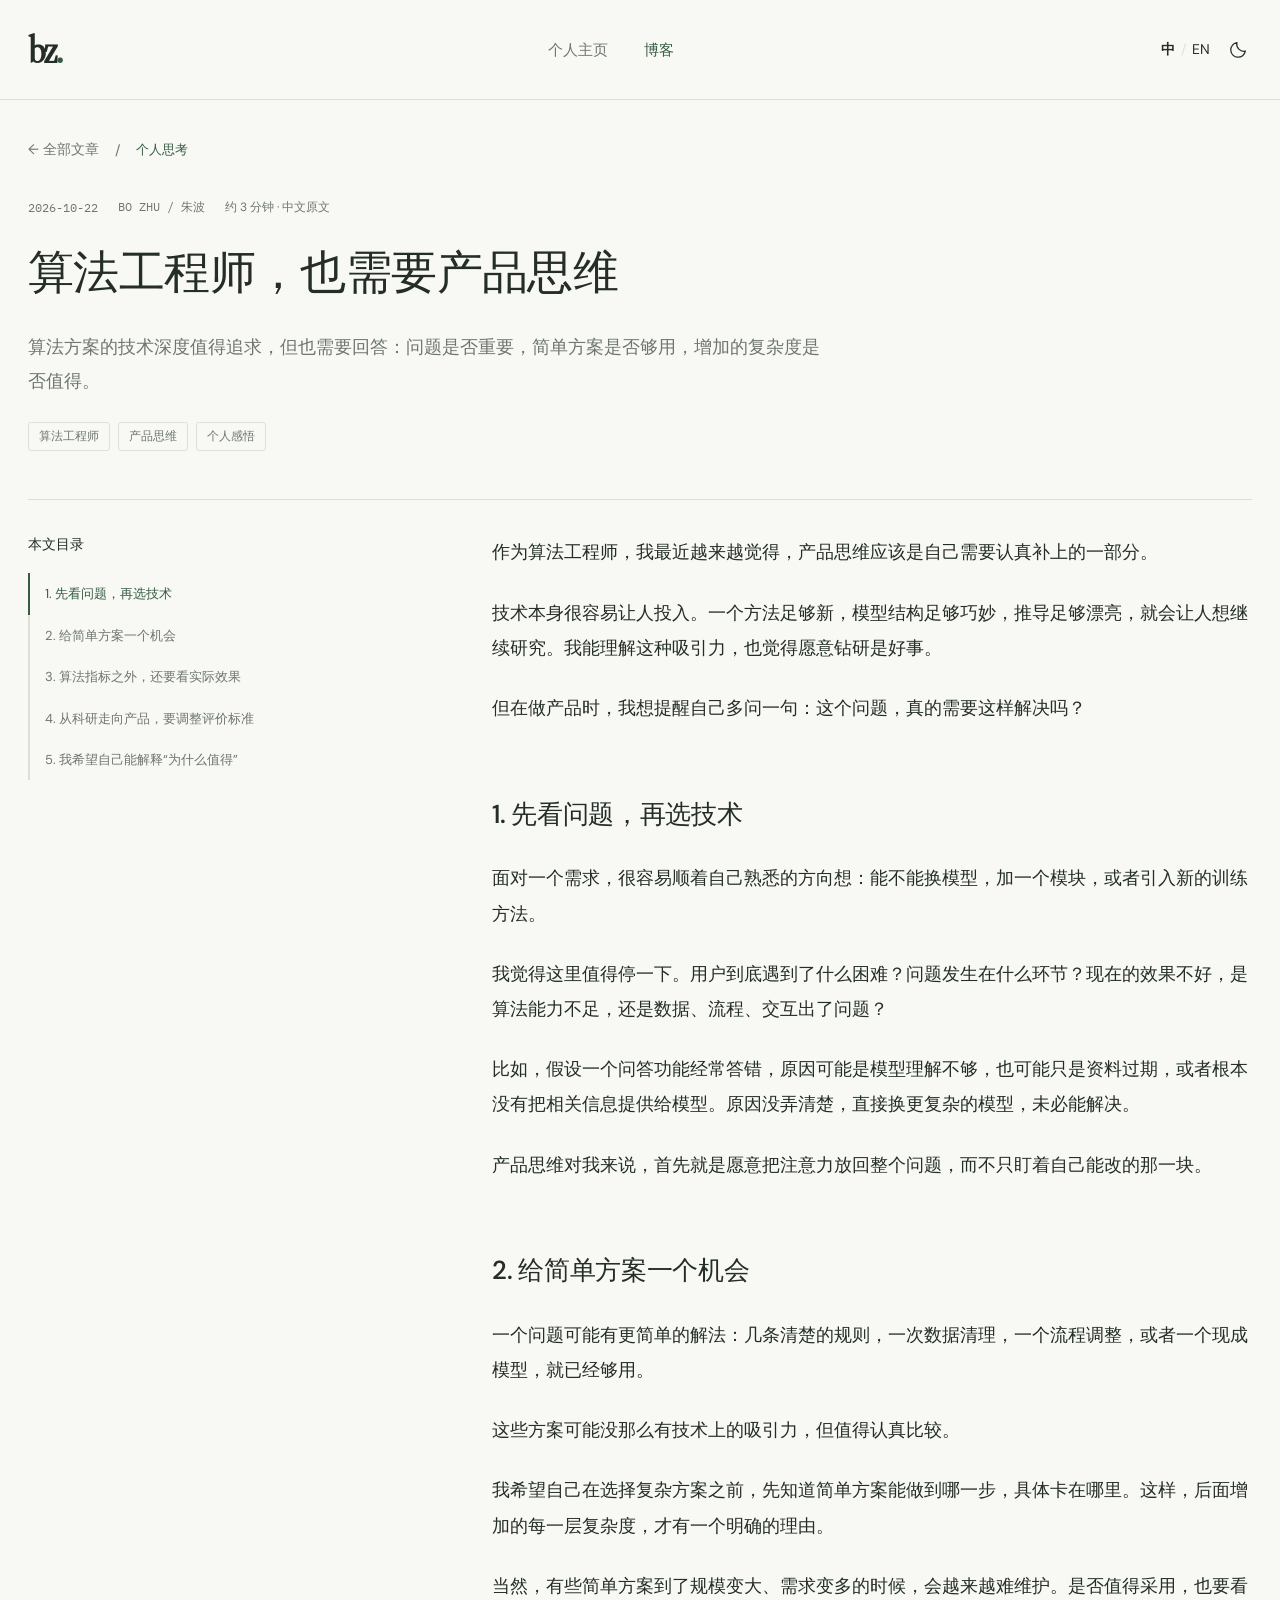
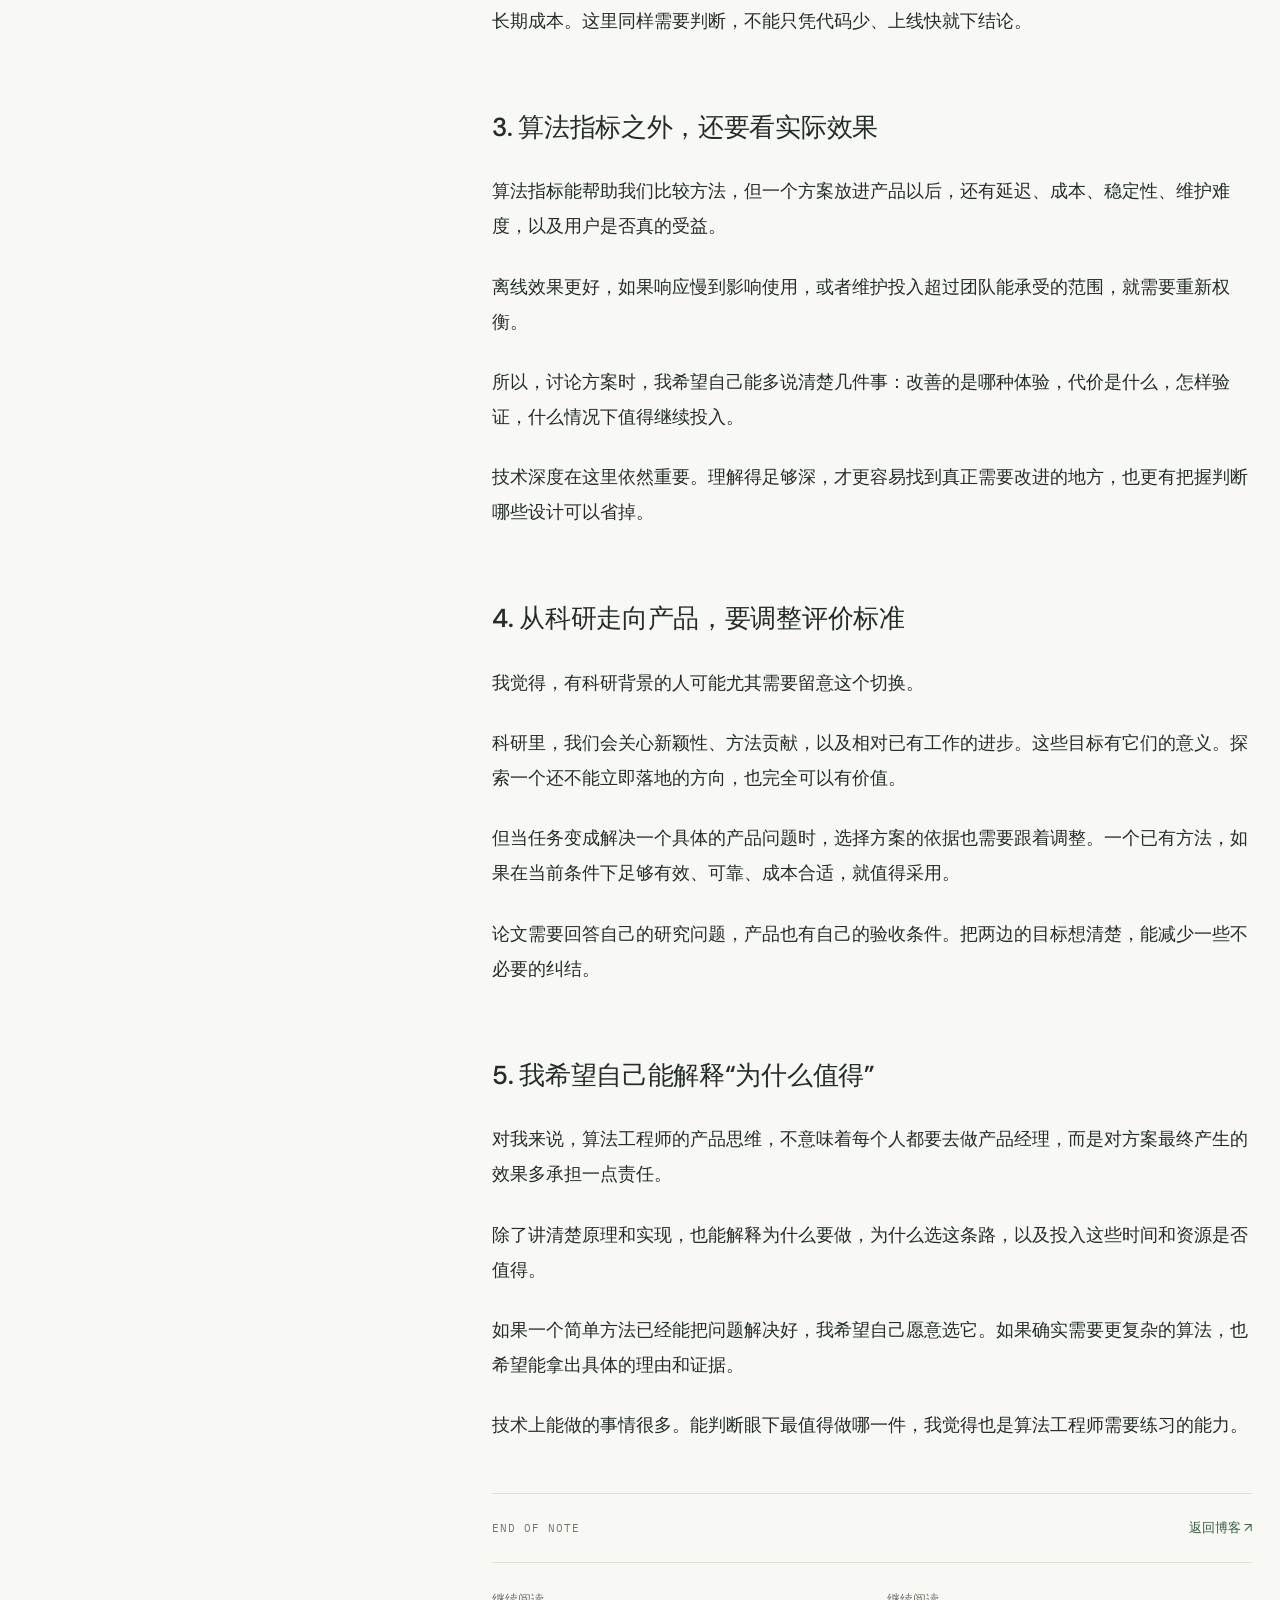
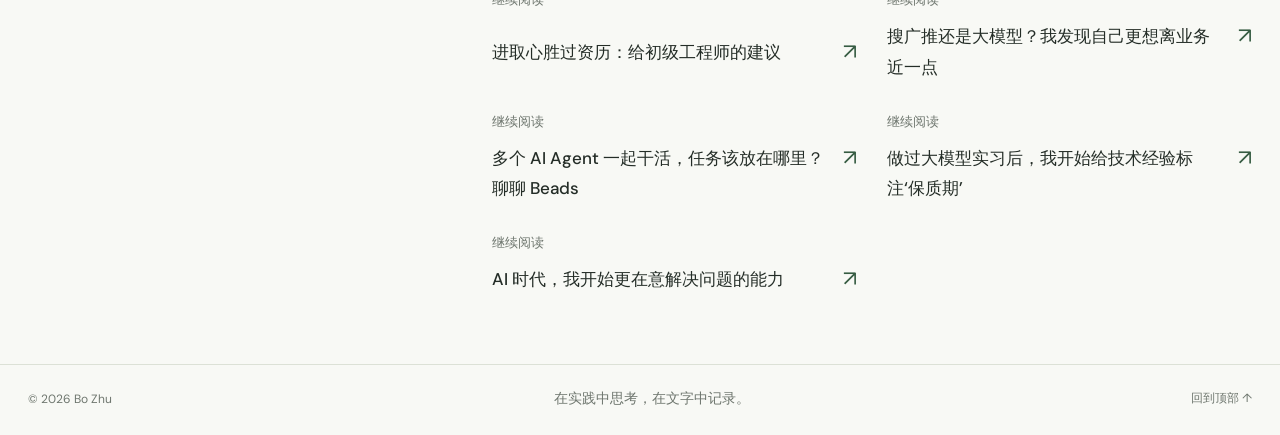
<file: blog/algorithm-engineer-product-thinking/index.html>
<!doctype html><html lang="zh-CN"><head><meta charset="utf-8"><meta name="viewport" content="width=device-width,initial-scale=1"><title>算法工程师，也需要产品思维 · 朱波</title><meta name="description" content="算法方案的技术深度值得追求，但也需要回答：问题是否重要，简单方案是否够用，增加的复杂度是否值得。"><meta name="theme-color" content="#f8f9f5"><link rel="canonical" href="https://meiying-cell.github.io/blog/algorithm-engineer-product-thinking/"><meta property="og:title" content="算法工程师，也需要产品思维"><meta property="og:description" content="算法方案的技术深度值得追求，但也需要回答：问题是否重要，简单方案是否够用，增加的复杂度是否值得。"><meta property="og:type" content="article"><meta property="og:url" content="https://meiying-cell.github.io/blog/algorithm-engineer-product-thinking/"><link rel="icon" href="/favicon.svg" type="image/svg+xml"><link rel="stylesheet" href="/styles.css"><link rel="stylesheet" href="/blog/blog.css"><link rel="alternate" type="application/rss+xml" title="朱波的博客" href="/blog/feed.xml"><script src="/blog/blog.js" defer></script><!-- SEARCH_METADATA_START -->
<meta name="robots" content="index,follow"><script type="application/ld+json">{"@context":"https://schema.org","@type":"BlogPosting","headline":"算法工程师，也需要产品思维","description":"算法方案的技术深度值得追求，但也需要回答：问题是否重要，简单方案是否够用，增加的复杂度是否值得。","url":"https://meiying-cell.github.io/blog/algorithm-engineer-product-thinking/","mainEntityOfPage":"https://meiying-cell.github.io/blog/algorithm-engineer-product-thinking/","datePublished":"2026-10-22","inLanguage":"zh-CN","author":{"@type":"Person","name":"朱波","url":"https://meiying-cell.github.io/"}}</script>
<!-- SEARCH_METADATA_END -->
</head><body class="blog-page"><a class="skip" href="#main" data-zh="跳至正文" data-en="Skip to content">跳至正文</a><div class="reading-progress" aria-hidden="true"></div><header class="site-header blog-header"><a class="wordmark" href="/" aria-label="Bo Zhu 首页">bz<span>.</span></a><nav aria-label="主导航"><a href="/" data-zh="个人主页" data-en="Home">个人主页</a><a href="/blog/" class="active" data-zh="博客" data-en="Blog">博客</a></nav><div class="controls"><button id="blog-language" aria-label="Switch interface to English"><b>中</b><span class="divider">/</span>EN</button><button id="blog-theme" aria-label="切换深色主题"><svg viewBox="0 0 24 24" fill="none" stroke="currentColor" stroke-width="1.5" aria-hidden="true"><path d="M20.8 13.4A8.7 8.7 0 0 1 10.6 3.2 8.8 8.8 0 1 0 20.8 13.4Z"/></svg></button></div></header><main id="main" class="wrap article-main"><div class="article-breadcrumb"><a href="/blog/" data-zh="← 全部文章" data-en="← All posts">← 全部文章</a><span>/</span><a href="/blog/?category=personal-reflections"><span class="category-name" data-zh="个人思考" data-en="Personal Reflections">个人思考</span></a></div><header class="article-header"><div class="article-meta"><time datetime="2026-10-22">2026-10-22</time><span>BO ZHU / 朱波</span><span data-zh="约 3 分钟 · 中文原文" data-en="~3 min · Chinese original">约 3 分钟 · 中文原文</span></div><h1 lang="zh-CN">算法工程师，也需要产品思维</h1><p class="article-deck" lang="zh-CN">算法方案的技术深度值得追求，但也需要回答：问题是否重要，简单方案是否够用，增加的复杂度是否值得。</p><div class="article-tags"><a href="/blog/?tag=%E7%AE%97%E6%B3%95%E5%B7%A5%E7%A8%8B%E5%B8%88">算法工程师</a><a href="/blog/?tag=%E4%BA%A7%E5%93%81%E6%80%9D%E7%BB%B4">产品思维</a><a href="/blog/?tag=%E4%B8%AA%E4%BA%BA%E6%84%9F%E6%82%9F">个人感悟</a></div></header><div class="article-layout"><aside class="article-toc"><details open><summary data-zh="本文目录" data-en="On this page">本文目录</summary><ol><li><a href="#section-1">1. 先看问题，再选技术</a></li><li><a href="#section-2">2. 给简单方案一个机会</a></li><li><a href="#section-3">3. 算法指标之外，还要看实际效果</a></li><li><a href="#section-4">4. 从科研走向产品，要调整评价标准</a></li><li><a href="#section-5">5. 我希望自己能解释“为什么值得”</a></li></ol></details></aside><div><article class="article-body" lang="zh-CN"><p>作为算法工程师，我最近越来越觉得，产品思维应该是自己需要认真补上的一部分。</p>

<p>技术本身很容易让人投入。一个方法足够新，模型结构足够巧妙，推导足够漂亮，就会让人想继续研究。我能理解这种吸引力，也觉得愿意钻研是好事。</p>

<p>但在做产品时，我想提醒自己多问一句：这个问题，真的需要这样解决吗？</p>

<h2 id="section-1">1. 先看问题，再选技术</h2>

<p>面对一个需求，很容易顺着自己熟悉的方向想：能不能换模型，加一个模块，或者引入新的训练方法。</p>

<p>我觉得这里值得停一下。用户到底遇到了什么困难？问题发生在什么环节？现在的效果不好，是算法能力不足，还是数据、流程、交互出了问题？</p>

<p>比如，假设一个问答功能经常答错，原因可能是模型理解不够，也可能只是资料过期，或者根本没有把相关信息提供给模型。原因没弄清楚，直接换更复杂的模型，未必能解决。</p>

<p>产品思维对我来说，首先就是愿意把注意力放回整个问题，而不只盯着自己能改的那一块。</p>

<h2 id="section-2">2. 给简单方案一个机会</h2>

<p>一个问题可能有更简单的解法：几条清楚的规则，一次数据清理，一个流程调整，或者一个现成模型，就已经够用。</p>

<p>这些方案可能没那么有技术上的吸引力，但值得认真比较。</p>

<p>我希望自己在选择复杂方案之前，先知道简单方案能做到哪一步，具体卡在哪里。这样，后面增加的每一层复杂度，才有一个明确的理由。</p>

<p>当然，有些简单方案到了规模变大、需求变多的时候，会越来越难维护。是否值得采用，也要看长期成本。这里同样需要判断，不能只凭代码少、上线快就下结论。</p>

<h2 id="section-3">3. 算法指标之外，还要看实际效果</h2>

<p>算法指标能帮助我们比较方法，但一个方案放进产品以后，还有延迟、成本、稳定性、维护难度，以及用户是否真的受益。</p>

<p>离线效果更好，如果响应慢到影响使用，或者维护投入超过团队能承受的范围，就需要重新权衡。</p>

<p>所以，讨论方案时，我希望自己能多说清楚几件事：改善的是哪种体验，代价是什么，怎样验证，什么情况下值得继续投入。</p>

<p>技术深度在这里依然重要。理解得足够深，才更容易找到真正需要改进的地方，也更有把握判断哪些设计可以省掉。</p>

<h2 id="section-4">4. 从科研走向产品，要调整评价标准</h2>

<p>我觉得，有科研背景的人可能尤其需要留意这个切换。</p>

<p>科研里，我们会关心新颖性、方法贡献，以及相对已有工作的进步。这些目标有它们的意义。探索一个还不能立即落地的方向，也完全可以有价值。</p>

<p>但当任务变成解决一个具体的产品问题时，选择方案的依据也需要跟着调整。一个已有方法，如果在当前条件下足够有效、可靠、成本合适，就值得采用。</p>

<p>论文需要回答自己的研究问题，产品也有自己的验收条件。把两边的目标想清楚，能减少一些不必要的纠结。</p>

<h2 id="section-5">5. 我希望自己能解释“为什么值得”</h2>

<p>对我来说，算法工程师的产品思维，不意味着每个人都要去做产品经理，而是对方案最终产生的效果多承担一点责任。</p>

<p>除了讲清楚原理和实现，也能解释为什么要做，为什么选这条路，以及投入这些时间和资源是否值得。</p>

<p>如果一个简单方法已经能把问题解决好，我希望自己愿意选它。如果确实需要更复杂的算法，也希望能拿出具体的理由和证据。</p>

<p>技术上能做的事情很多。能判断眼下最值得做哪一件，我觉得也是算法工程师需要练习的能力。</p>
</article><div class="article-closing"><span class="mono">END OF NOTE</span><a href="/blog/" data-zh="返回博客 ↗" data-en="Back to blog ↗">返回博客 ↗</a></div><nav class="related-posts" aria-label="更多文章"><a href="/blog/hunger-beats-tenure-translation/"><span data-zh="继续阅读" data-en="Read next">继续阅读</span><strong lang="zh-CN">进取心胜过资历：给初级工程师的建议</strong><span aria-hidden="true">↗</span></a><a href="/blog/search-rec-ads-or-llm/"><span data-zh="继续阅读" data-en="Read next">继续阅读</span><strong lang="zh-CN">搜广推还是大模型？我发现自己更想离业务近一点</strong><span aria-hidden="true">↗</span></a><a href="/blog/beads-shared-agent-tasks/"><span data-zh="继续阅读" data-en="Read next">继续阅读</span><strong lang="zh-CN">多个 AI Agent 一起干活，任务该放在哪里？聊聊 Beads</strong><span aria-hidden="true">↗</span></a><a href="/blog/llm-experience-shelf-life/"><span data-zh="继续阅读" data-en="Read next">继续阅读</span><strong lang="zh-CN">做过大模型实习后，我开始给技术经验标注‘保质期’</strong><span aria-hidden="true">↗</span></a><a href="/blog/ai-problem-solving-loop/"><span data-zh="继续阅读" data-en="Read next">继续阅读</span><strong lang="zh-CN">AI 时代，我开始更在意解决问题的能力</strong><span aria-hidden="true">↗</span></a></nav></div></div></main><footer class="wrap blog-footer"><span>© 2026 Bo Zhu</span><span data-zh="在实践中思考，在文字中记录。" data-en="Notes from practice. Thoughts in progress.">在实践中思考，在文字中记录。</span><a href="#main" data-zh="回到顶部 ↑" data-en="Back to top ↑">回到顶部 ↑</a></footer></body></html>
</file>
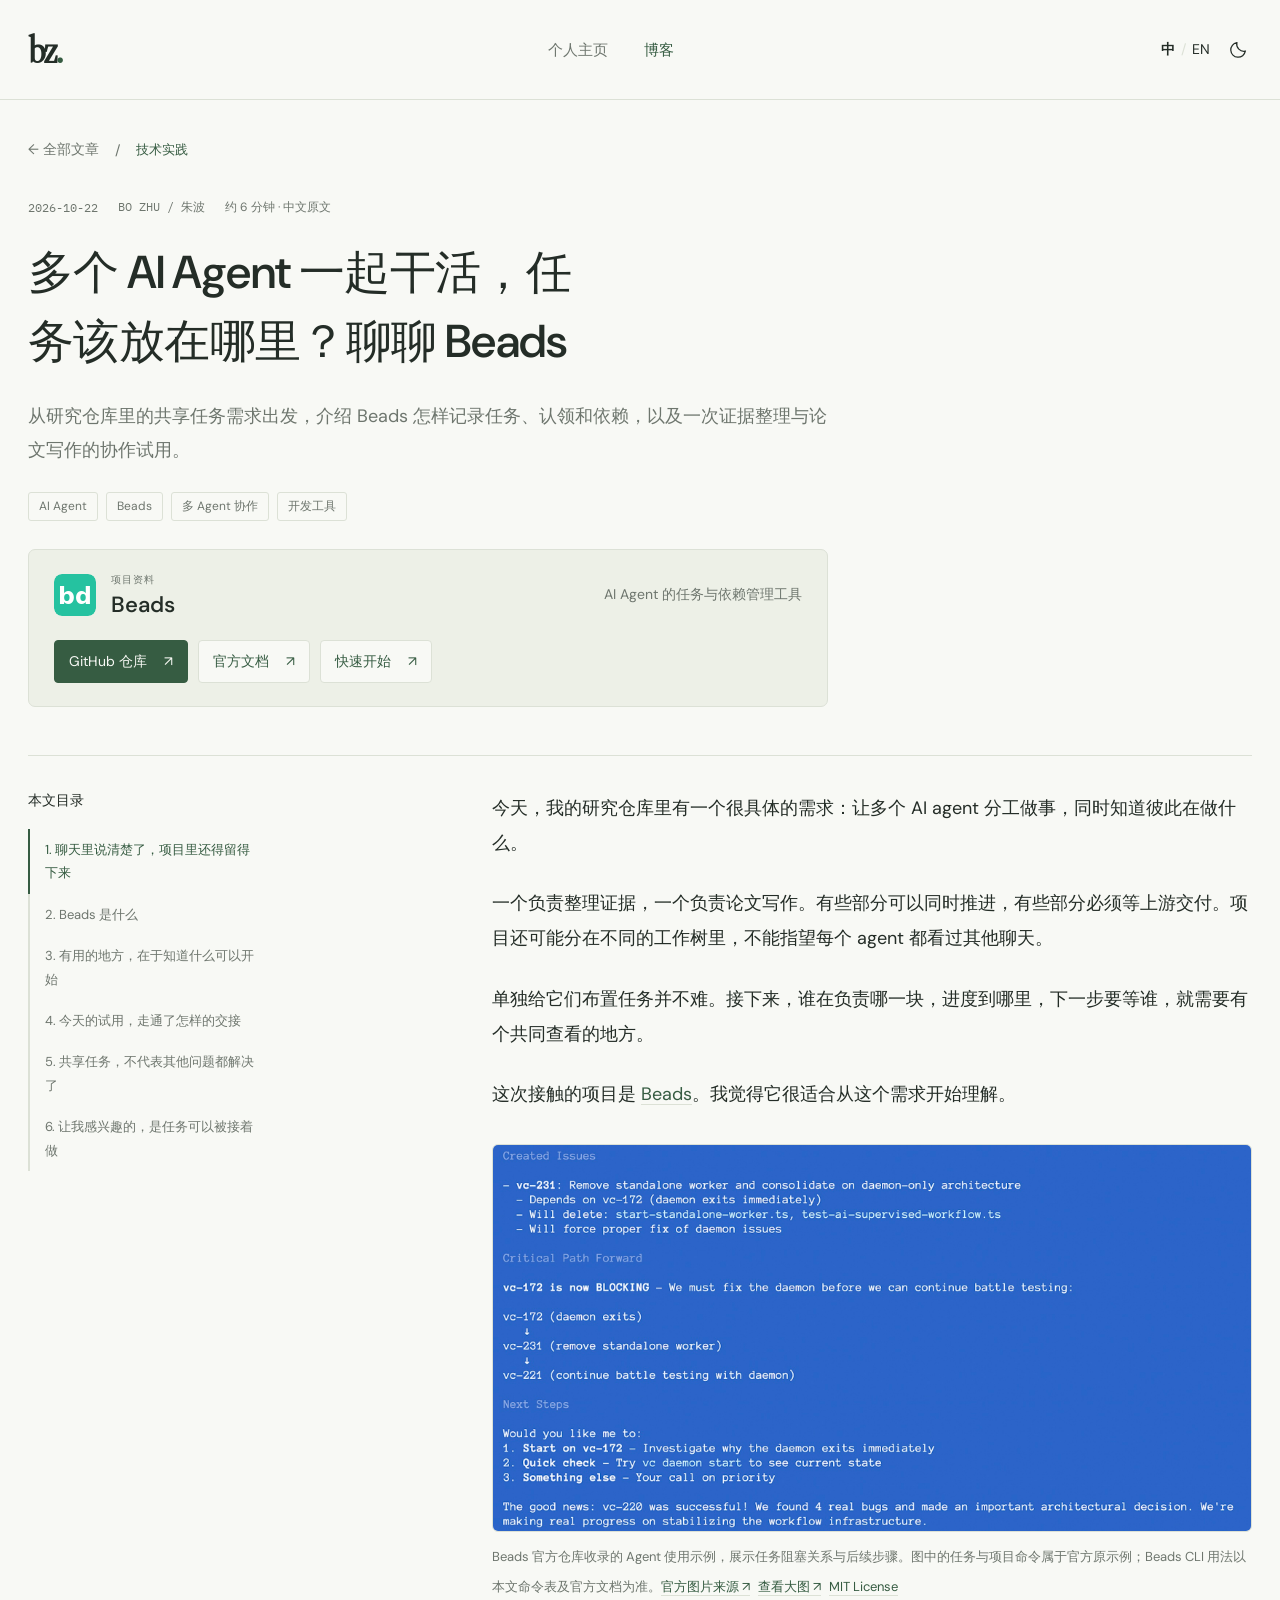
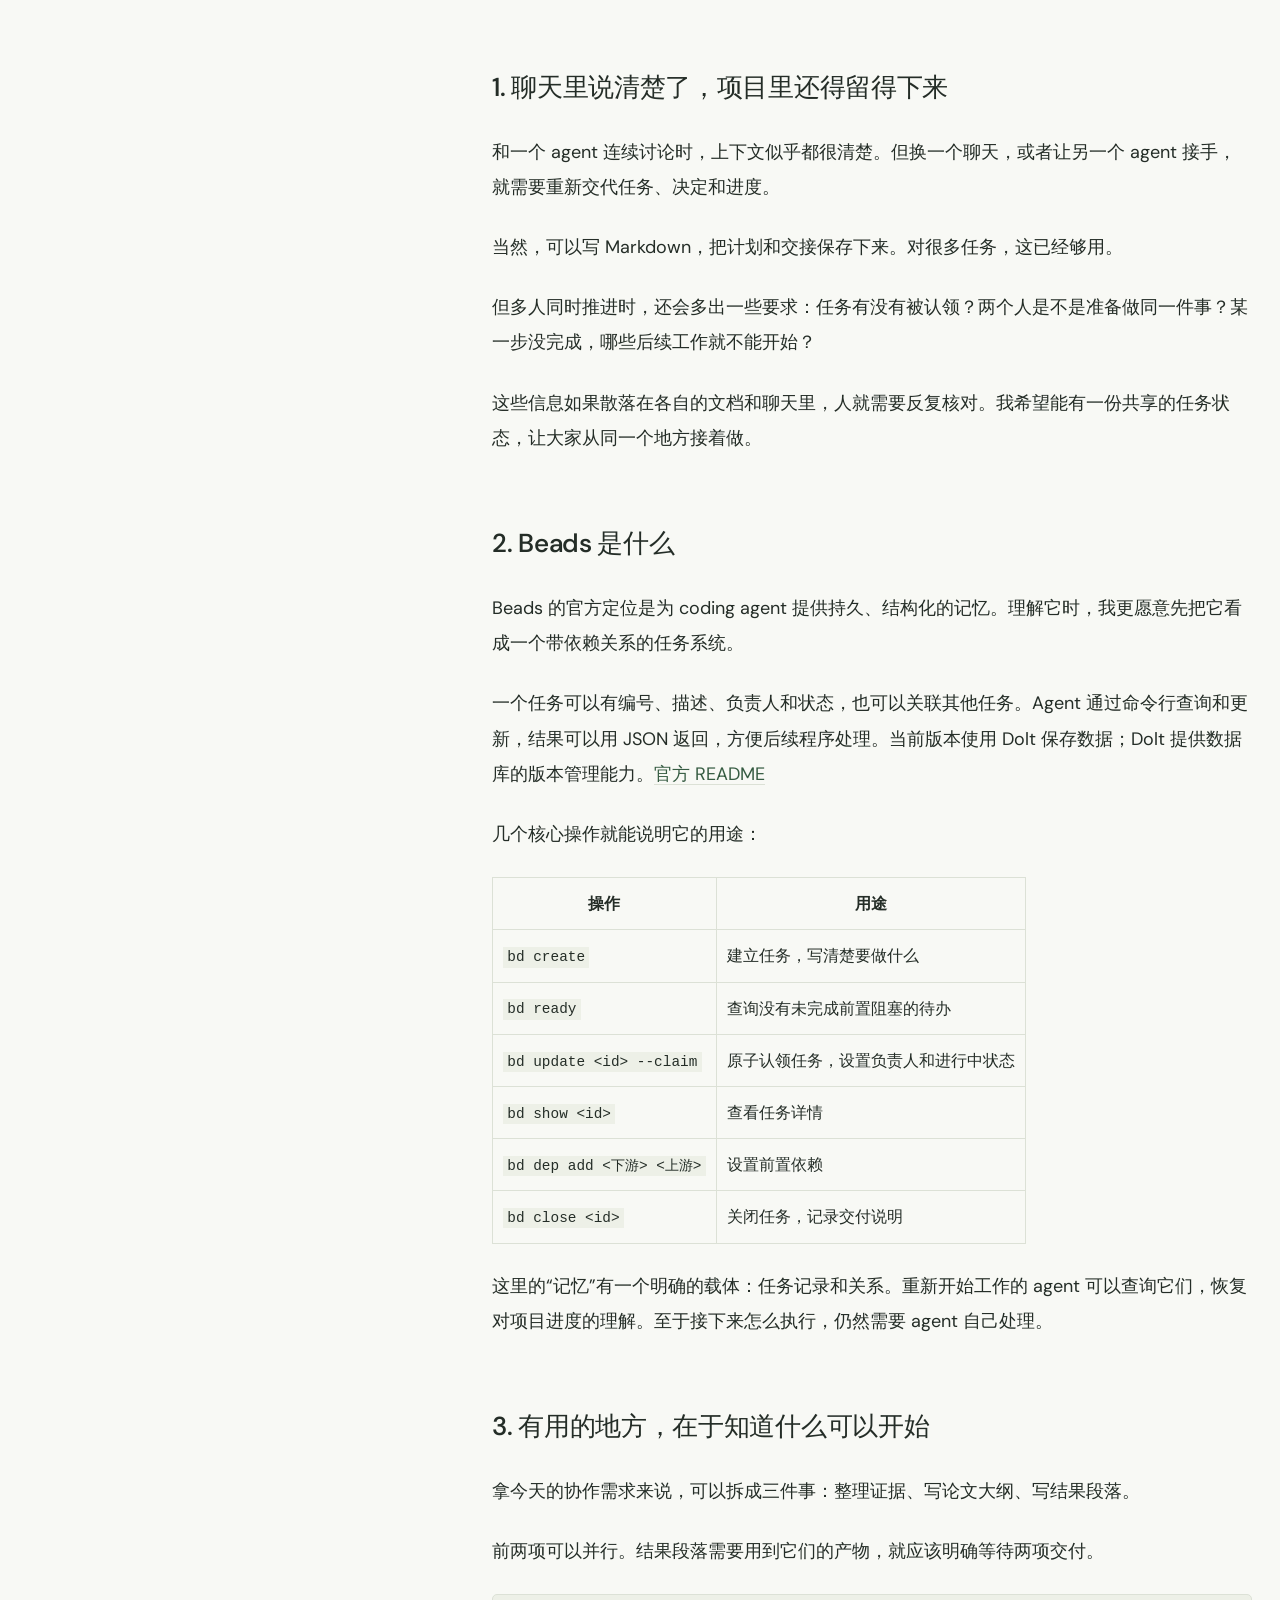
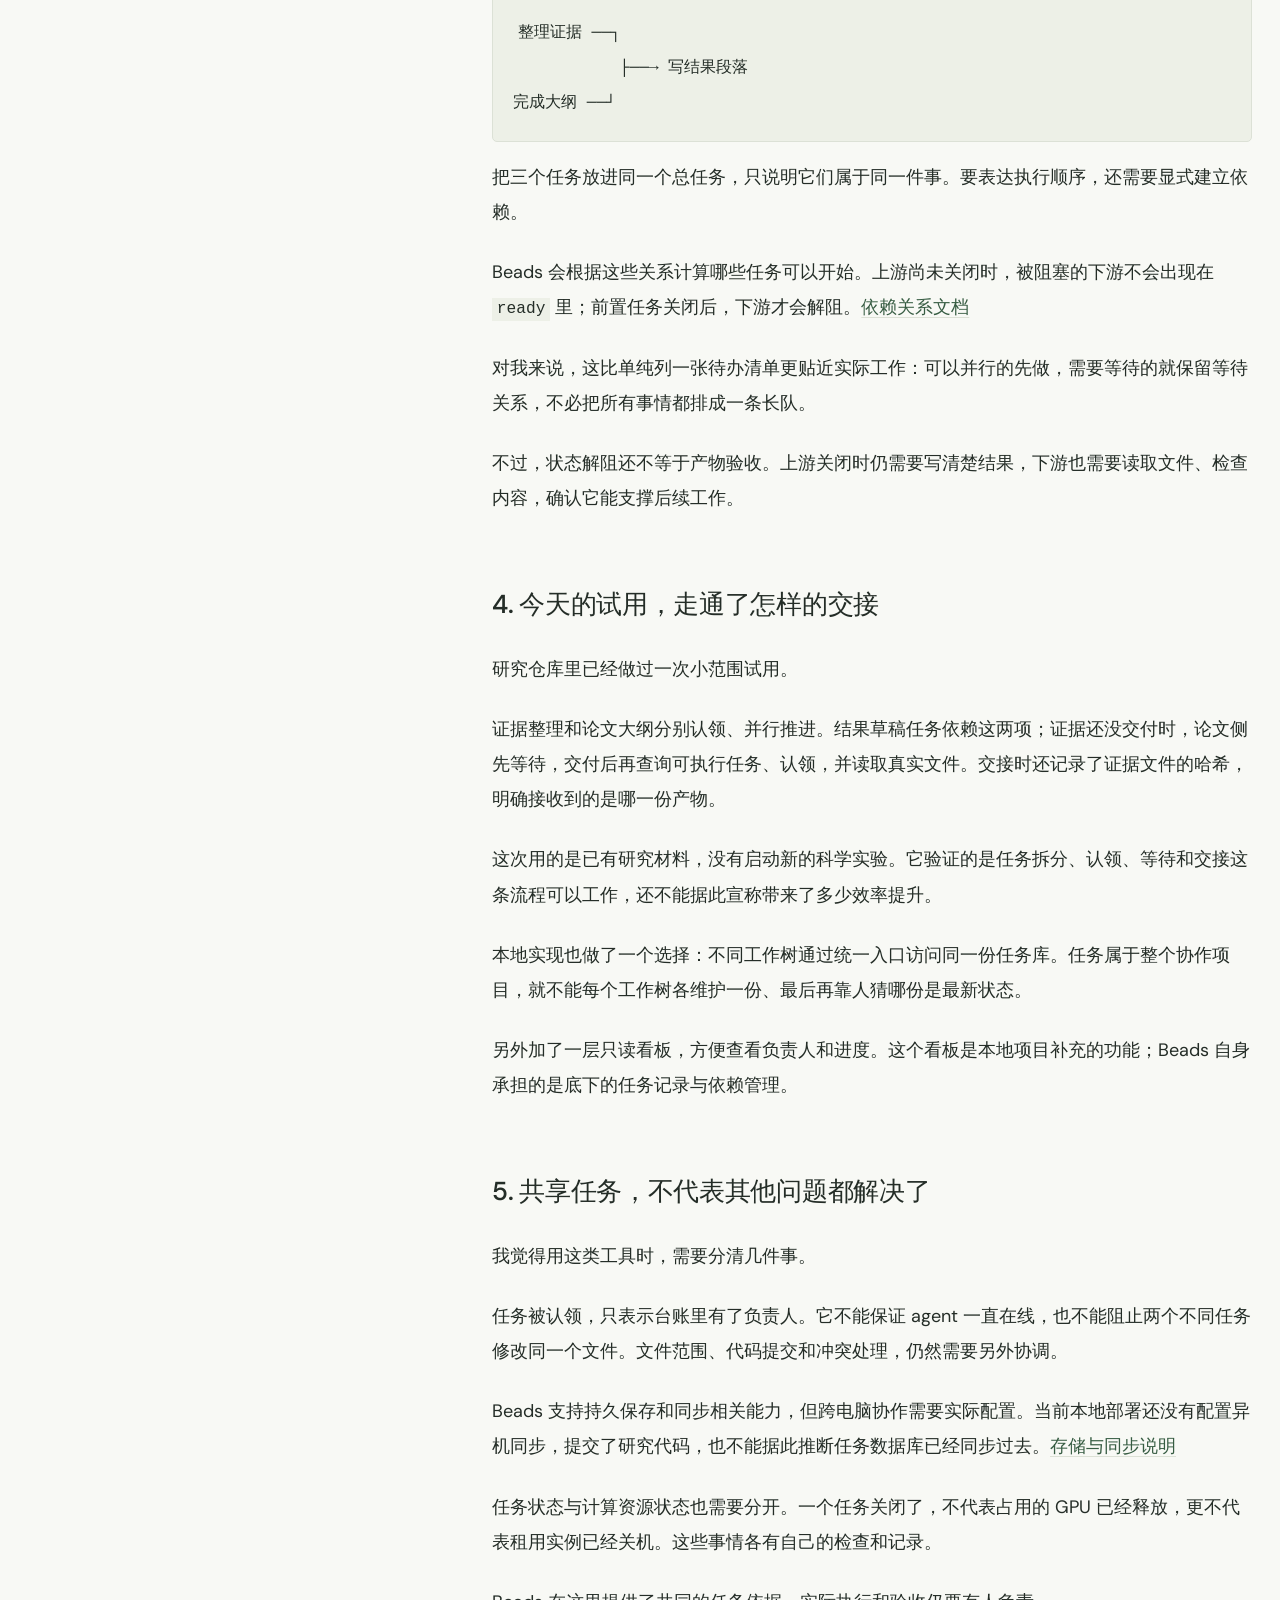
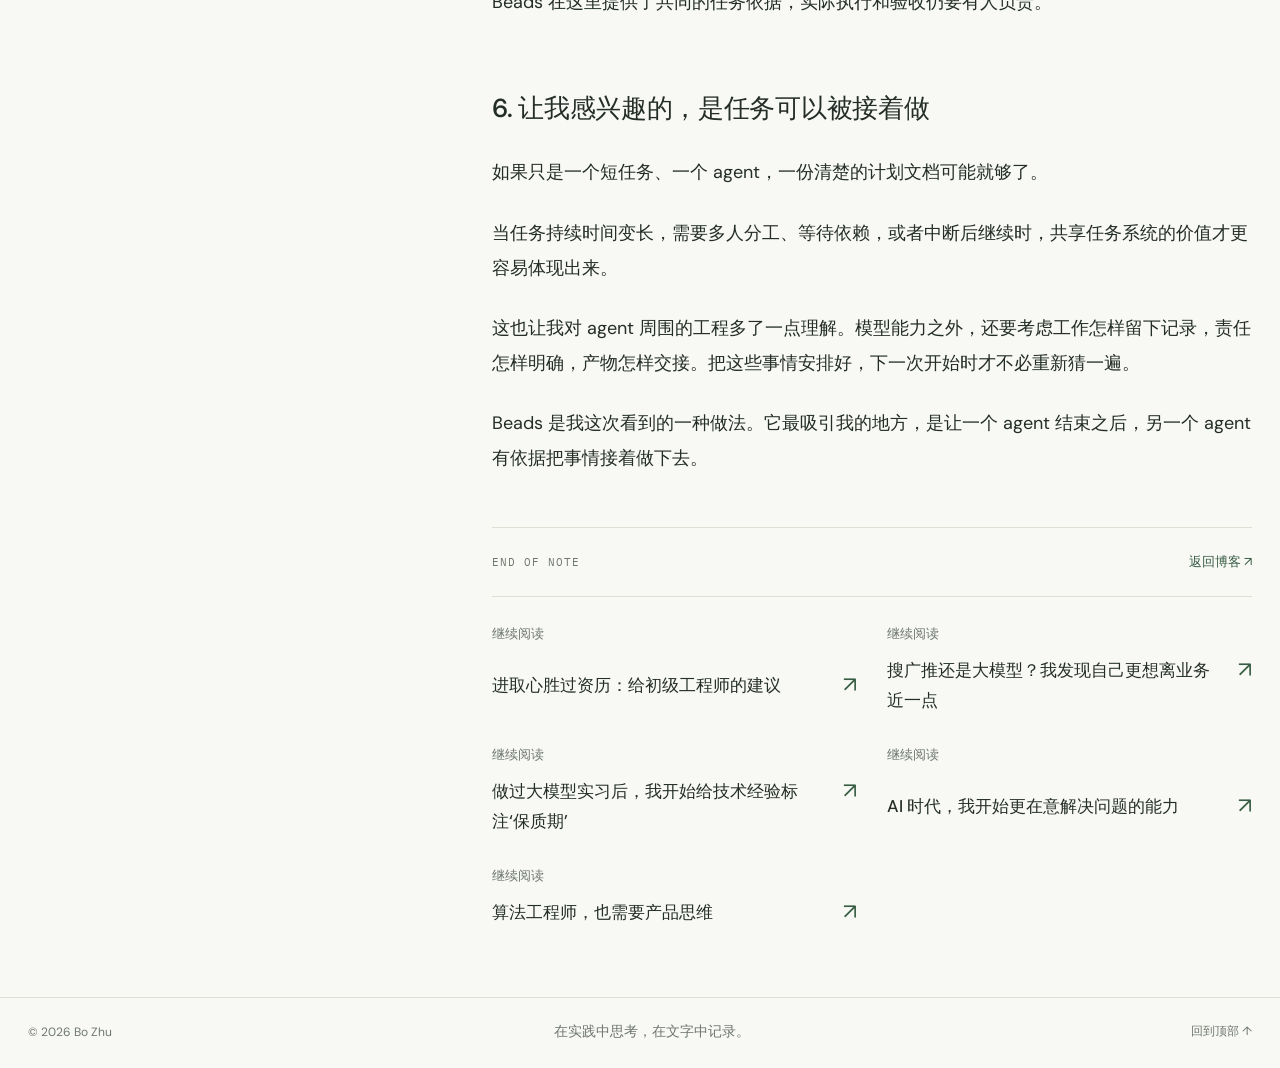
<file: blog/beads-shared-agent-tasks/index.html>
<!doctype html><html lang="zh-CN"><head><meta charset="utf-8"><meta name="viewport" content="width=device-width,initial-scale=1"><title>多个 AI Agent 一起干活，任务该放在哪里？聊聊 Beads · 朱波</title><meta name="description" content="从研究仓库里的共享任务需求出发，介绍 Beads 怎样记录任务、认领和依赖，以及一次证据整理与论文写作的协作试用。"><meta name="theme-color" content="#f8f9f5"><link rel="canonical" href="https://meiying-cell.github.io/blog/beads-shared-agent-tasks/"><meta property="og:title" content="多个 AI Agent 一起干活，任务该放在哪里？聊聊 Beads"><meta property="og:description" content="从研究仓库里的共享任务需求出发，介绍 Beads 怎样记录任务、认领和依赖，以及一次证据整理与论文写作的协作试用。"><meta property="og:type" content="article"><meta property="og:url" content="https://meiying-cell.github.io/blog/beads-shared-agent-tasks/"><link rel="icon" href="/favicon.svg" type="image/svg+xml"><link rel="stylesheet" href="/styles.css"><link rel="stylesheet" href="/blog/blog.css"><link rel="alternate" type="application/rss+xml" title="朱波的博客" href="/blog/feed.xml"><script src="/blog/blog.js" defer></script><!-- SEARCH_METADATA_START -->
<meta name="robots" content="index,follow"><script type="application/ld+json">{"@context":"https://schema.org","@type":"BlogPosting","headline":"多个 AI Agent 一起干活，任务该放在哪里？聊聊 Beads","description":"从研究仓库里的共享任务需求出发，介绍 Beads 怎样记录任务、认领和依赖，以及一次证据整理与论文写作的协作试用。","url":"https://meiying-cell.github.io/blog/beads-shared-agent-tasks/","mainEntityOfPage":"https://meiying-cell.github.io/blog/beads-shared-agent-tasks/","datePublished":"2026-10-22","inLanguage":"zh-CN","author":{"@type":"Person","name":"朱波","url":"https://meiying-cell.github.io/"},"image":"https://meiying-cell.github.io/blog/assets/beads-official-illustration.jpg"}</script>
<!-- SEARCH_METADATA_END -->
</head><body class="blog-page"><a class="skip" href="#main" data-zh="跳至正文" data-en="Skip to content">跳至正文</a><div class="reading-progress" aria-hidden="true"></div><header class="site-header blog-header"><a class="wordmark" href="/" aria-label="Bo Zhu 首页">bz<span>.</span></a><nav aria-label="主导航"><a href="/" data-zh="个人主页" data-en="Home">个人主页</a><a href="/blog/" class="active" data-zh="博客" data-en="Blog">博客</a></nav><div class="controls"><button id="blog-language" aria-label="Switch interface to English"><b>中</b><span class="divider">/</span>EN</button><button id="blog-theme" aria-label="切换深色主题"><svg viewBox="0 0 24 24" fill="none" stroke="currentColor" stroke-width="1.5" aria-hidden="true"><path d="M20.8 13.4A8.7 8.7 0 0 1 10.6 3.2 8.8 8.8 0 1 0 20.8 13.4Z"/></svg></button></div></header><main id="main" class="wrap article-main"><div class="article-breadcrumb"><a href="/blog/" data-zh="← 全部文章" data-en="← All posts">← 全部文章</a><span>/</span><a href="/blog/?category=technical-practice"><span class="category-name" data-zh="技术实践" data-en="Technical Practice">技术实践</span></a></div><header class="article-header"><div class="article-meta"><time datetime="2026-10-22">2026-10-22</time><span>BO ZHU / 朱波</span><span data-zh="约 6 分钟 · 中文原文" data-en="~6 min · Chinese original">约 6 分钟 · 中文原文</span></div><h1 lang="zh-CN">多个 AI Agent 一起干活，任务该放在哪里？聊聊 Beads</h1><p class="article-deck" lang="zh-CN">从研究仓库里的共享任务需求出发，介绍 Beads 怎样记录任务、认领和依赖，以及一次证据整理与论文写作的协作试用。</p><div class="article-tags"><a href="/blog/?tag=AI%20Agent">AI Agent</a><a href="/blog/?tag=Beads">Beads</a><a href="/blog/?tag=%E5%A4%9A%20Agent%20%E5%8D%8F%E4%BD%9C">多 Agent 协作</a><a href="/blog/?tag=%E5%BC%80%E5%8F%91%E5%B7%A5%E5%85%B7">开发工具</a></div><aside class="project-resource" aria-label="项目链接"><div class="project-resource-heading"><img src="/blog/assets/beads-official-logo.svg" width="42" height="42" alt="Beads 官方 Logo"><div><span class="mono" data-zh="项目资料" data-en="PROJECT LINKS">项目资料</span><strong>Beads</strong></div><p data-zh="AI Agent 的任务与依赖管理工具" data-en="Task and dependency tracking for AI agents">AI Agent 的任务与依赖管理工具</p></div><div class="project-resource-links"><a href="https://github.com/gastownhall/beads" target="_blank" rel="noopener noreferrer"><span data-zh="GitHub 仓库" data-en="GitHub repository">GitHub 仓库</span><span aria-hidden="true">↗</span></a><a href="https://beads.gascity.com/" target="_blank" rel="noopener noreferrer"><span data-zh="官方文档" data-en="Documentation">官方文档</span><span aria-hidden="true">↗</span></a><a href="https://beads.gascity.com/getting-started/quickstart" target="_blank" rel="noopener noreferrer"><span data-zh="快速开始" data-en="Quick start">快速开始</span><span aria-hidden="true">↗</span></a></div></aside></header><div class="article-layout"><aside class="article-toc"><details open><summary data-zh="本文目录" data-en="On this page">本文目录</summary><ol><li><a href="#section-1">1. 聊天里说清楚了，项目里还得留得下来</a></li><li><a href="#section-2">2. Beads 是什么</a></li><li><a href="#section-3">3. 有用的地方，在于知道什么可以开始</a></li><li><a href="#section-4">4. 今天的试用，走通了怎样的交接</a></li><li><a href="#section-5">5. 共享任务，不代表其他问题都解决了</a></li><li><a href="#section-6">6. 让我感兴趣的，是任务可以被接着做</a></li></ol></details></aside><div><article class="article-body" lang="zh-CN"><p>今天，我的研究仓库里有一个很具体的需求：让多个 AI agent 分工做事，同时知道彼此在做什么。</p>

<p>一个负责整理证据，一个负责论文写作。有些部分可以同时推进，有些部分必须等上游交付。项目还可能分在不同的工作树里，不能指望每个 agent 都看过其他聊天。</p>

<p>单独给它们布置任务并不难。接下来，谁在负责哪一块，进度到哪里，下一步要等谁，就需要有个共同查看的地方。</p>

<p>这次接触的项目是 <a href="https://github.com/gastownhall/beads">Beads</a>。我觉得它很适合从这个需求开始理解。</p>

<figure class="article-figure project-example">
<a href="/blog/assets/beads-official-illustration.jpg" target="_blank" rel="noopener" aria-label="查看 Beads 官方仓库示例截图大图"><img src="/blog/assets/beads-official-illustration.jpg" width="2082" height="1060" loading="lazy" alt="官方仓库中的 Agent 使用示例：识别阻塞任务、呈现依赖链，并列出可选择的下一步。"></a>
<figcaption>Beads 官方仓库收录的 Agent 使用示例，展示任务阻塞关系与后续步骤。图中的任务与项目命令属于官方原示例；Beads CLI 用法以本文命令表及官方文档为准。<a href="https://github.com/gastownhall/beads/blob/9d6fff760b7a314b476539198504d77ce0959656/.github/images/agent-using-beads.jpg" target="_blank" rel="noopener">官方图片来源 ↗</a><a href="/blog/assets/beads-official-illustration.jpg" target="_blank" rel="noopener">查看大图 ↗</a><a href="/blog/assets/beads-LICENSE.txt" target="_blank" rel="noopener">MIT License</a></figcaption>
</figure>

<h2 id="section-1">1. 聊天里说清楚了，项目里还得留得下来</h2>

<p>和一个 agent 连续讨论时，上下文似乎都很清楚。但换一个聊天，或者让另一个 agent 接手，就需要重新交代任务、决定和进度。</p>

<p>当然，可以写 Markdown，把计划和交接保存下来。对很多任务，这已经够用。</p>

<p>但多人同时推进时，还会多出一些要求：任务有没有被认领？两个人是不是准备做同一件事？某一步没完成，哪些后续工作就不能开始？</p>

<p>这些信息如果散落在各自的文档和聊天里，人就需要反复核对。我希望能有一份共享的任务状态，让大家从同一个地方接着做。</p>

<h2 id="section-2">2. Beads 是什么</h2>

<p>Beads 的官方定位是为 coding agent 提供持久、结构化的记忆。理解它时，我更愿意先把它看成一个带依赖关系的任务系统。</p>

<p>一个任务可以有编号、描述、负责人和状态，也可以关联其他任务。Agent 通过命令行查询和更新，结果可以用 JSON 返回，方便后续程序处理。当前版本使用 Dolt 保存数据；Dolt 提供数据库的版本管理能力。<a href="https://github.com/gastownhall/beads/blob/main/README.md">官方 README</a></p>

<p>几个核心操作就能说明它的用途：</p>

<table tabindex="0" aria-label="数据表格，可横向滚动查看">
<thead>
<tr>
  <th>操作</th>
  <th>用途</th>
</tr>
</thead>
<tbody>
<tr>
  <td><code>bd create</code></td>
  <td>建立任务，写清楚要做什么</td>
</tr>
<tr>
  <td><code>bd ready</code></td>
  <td>查询没有未完成前置阻塞的待办</td>
</tr>
<tr>
  <td><code>bd update &lt;id&gt; --claim</code></td>
  <td>原子认领任务，设置负责人和进行中状态</td>
</tr>
<tr>
  <td><code>bd show &lt;id&gt;</code></td>
  <td>查看任务详情</td>
</tr>
<tr>
  <td><code>bd dep add &lt;下游&gt; &lt;上游&gt;</code></td>
  <td>设置前置依赖</td>
</tr>
<tr>
  <td><code>bd close &lt;id&gt;</code></td>
  <td>关闭任务，记录交付说明</td>
</tr>
</tbody>
</table>

<p>这里的“记忆”有一个明确的载体：任务记录和关系。重新开始工作的 agent 可以查询它们，恢复对项目进度的理解。至于接下来怎么执行，仍然需要 agent 自己处理。</p>

<h2 id="section-3">3. 有用的地方，在于知道什么可以开始</h2>

<p>拿今天的协作需求来说，可以拆成三件事：整理证据、写论文大纲、写结果段落。</p>

<p>前两项可以并行。结果段落需要用到它们的产物，就应该明确等待两项交付。</p>

<pre><code>整理证据 ──┐
           ├──→ 写结果段落
完成大纲 ──┘
</code></pre>

<p>把三个任务放进同一个总任务，只说明它们属于同一件事。要表达执行顺序，还需要显式建立依赖。</p>

<p>Beads 会根据这些关系计算哪些任务可以开始。上游尚未关闭时，被阻塞的下游不会出现在 <code>ready</code> 里；前置任务关闭后，下游才会解阻。<a href="https://github.com/gastownhall/beads/blob/main/docs/core-concepts/dependencies.md">依赖关系文档</a></p>

<p>对我来说，这比单纯列一张待办清单更贴近实际工作：可以并行的先做，需要等待的就保留等待关系，不必把所有事情都排成一条长队。</p>

<p>不过，状态解阻还不等于产物验收。上游关闭时仍需要写清楚结果，下游也需要读取文件、检查内容，确认它能支撑后续工作。</p>

<h2 id="section-4">4. 今天的试用，走通了怎样的交接</h2>

<p>研究仓库里已经做过一次小范围试用。</p>

<p>证据整理和论文大纲分别认领、并行推进。结果草稿任务依赖这两项；证据还没交付时，论文侧先等待，交付后再查询可执行任务、认领，并读取真实文件。交接时还记录了证据文件的哈希，明确接收到的是哪一份产物。</p>

<p>这次用的是已有研究材料，没有启动新的科学实验。它验证的是任务拆分、认领、等待和交接这条流程可以工作，还不能据此宣称带来了多少效率提升。</p>

<p>本地实现也做了一个选择：不同工作树通过统一入口访问同一份任务库。任务属于整个协作项目，就不能每个工作树各维护一份、最后再靠人猜哪份是最新状态。</p>

<p>另外加了一层只读看板，方便查看负责人和进度。这个看板是本地项目补充的功能；Beads 自身承担的是底下的任务记录与依赖管理。</p>

<h2 id="section-5">5. 共享任务，不代表其他问题都解决了</h2>

<p>我觉得用这类工具时，需要分清几件事。</p>

<p>任务被认领，只表示台账里有了负责人。它不能保证 agent 一直在线，也不能阻止两个不同任务修改同一个文件。文件范围、代码提交和冲突处理，仍然需要另外协调。</p>

<p>Beads 支持持久保存和同步相关能力，但跨电脑协作需要实际配置。当前本地部署还没有配置异机同步，提交了研究代码，也不能据此推断任务数据库已经同步过去。<a href="https://github.com/gastownhall/beads/blob/main/README.md#-storage-modes">存储与同步说明</a></p>

<p>任务状态与计算资源状态也需要分开。一个任务关闭了，不代表占用的 GPU 已经释放，更不代表租用实例已经关机。这些事情各有自己的检查和记录。</p>

<p>Beads 在这里提供了共同的任务依据，实际执行和验收仍要有人负责。</p>

<h2 id="section-6">6. 让我感兴趣的，是任务可以被接着做</h2>

<p>如果只是一个短任务、一个 agent，一份清楚的计划文档可能就够了。</p>

<p>当任务持续时间变长，需要多人分工、等待依赖，或者中断后继续时，共享任务系统的价值才更容易体现出来。</p>

<p>这也让我对 agent 周围的工程多了一点理解。模型能力之外，还要考虑工作怎样留下记录，责任怎样明确，产物怎样交接。把这些事情安排好，下一次开始时才不必重新猜一遍。</p>

<p>Beads 是我这次看到的一种做法。它最吸引我的地方，是让一个 agent 结束之后，另一个 agent 有依据把事情接着做下去。</p>
</article><div class="article-closing"><span class="mono">END OF NOTE</span><a href="/blog/" data-zh="返回博客 ↗" data-en="Back to blog ↗">返回博客 ↗</a></div><nav class="related-posts" aria-label="更多文章"><a href="/blog/hunger-beats-tenure-translation/"><span data-zh="继续阅读" data-en="Read next">继续阅读</span><strong lang="zh-CN">进取心胜过资历：给初级工程师的建议</strong><span aria-hidden="true">↗</span></a><a href="/blog/search-rec-ads-or-llm/"><span data-zh="继续阅读" data-en="Read next">继续阅读</span><strong lang="zh-CN">搜广推还是大模型？我发现自己更想离业务近一点</strong><span aria-hidden="true">↗</span></a><a href="/blog/llm-experience-shelf-life/"><span data-zh="继续阅读" data-en="Read next">继续阅读</span><strong lang="zh-CN">做过大模型实习后，我开始给技术经验标注‘保质期’</strong><span aria-hidden="true">↗</span></a><a href="/blog/ai-problem-solving-loop/"><span data-zh="继续阅读" data-en="Read next">继续阅读</span><strong lang="zh-CN">AI 时代，我开始更在意解决问题的能力</strong><span aria-hidden="true">↗</span></a><a href="/blog/algorithm-engineer-product-thinking/"><span data-zh="继续阅读" data-en="Read next">继续阅读</span><strong lang="zh-CN">算法工程师，也需要产品思维</strong><span aria-hidden="true">↗</span></a></nav></div></div></main><footer class="wrap blog-footer"><span>© 2026 Bo Zhu</span><span data-zh="在实践中思考，在文字中记录。" data-en="Notes from practice. Thoughts in progress.">在实践中思考，在文字中记录。</span><a href="#main" data-zh="回到顶部 ↑" data-en="Back to top ↑">回到顶部 ↑</a></footer></body></html>
</file>
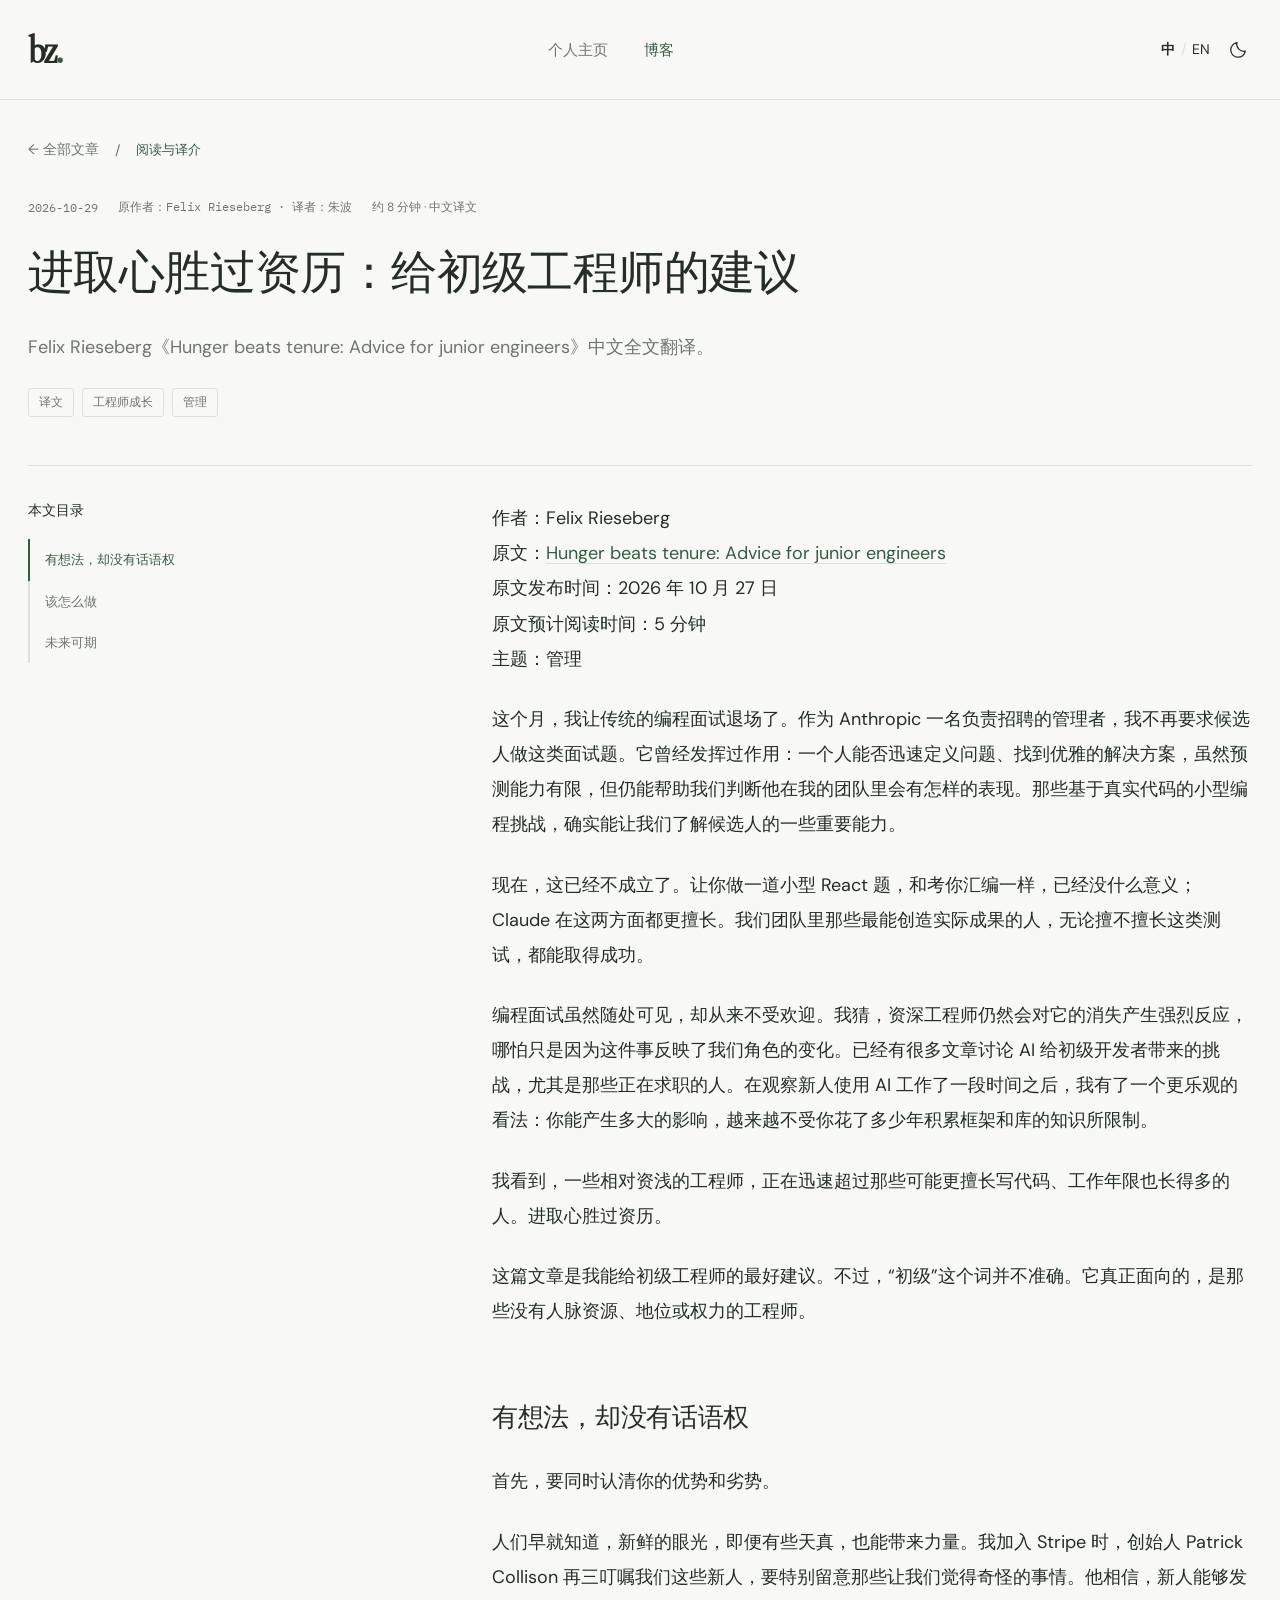
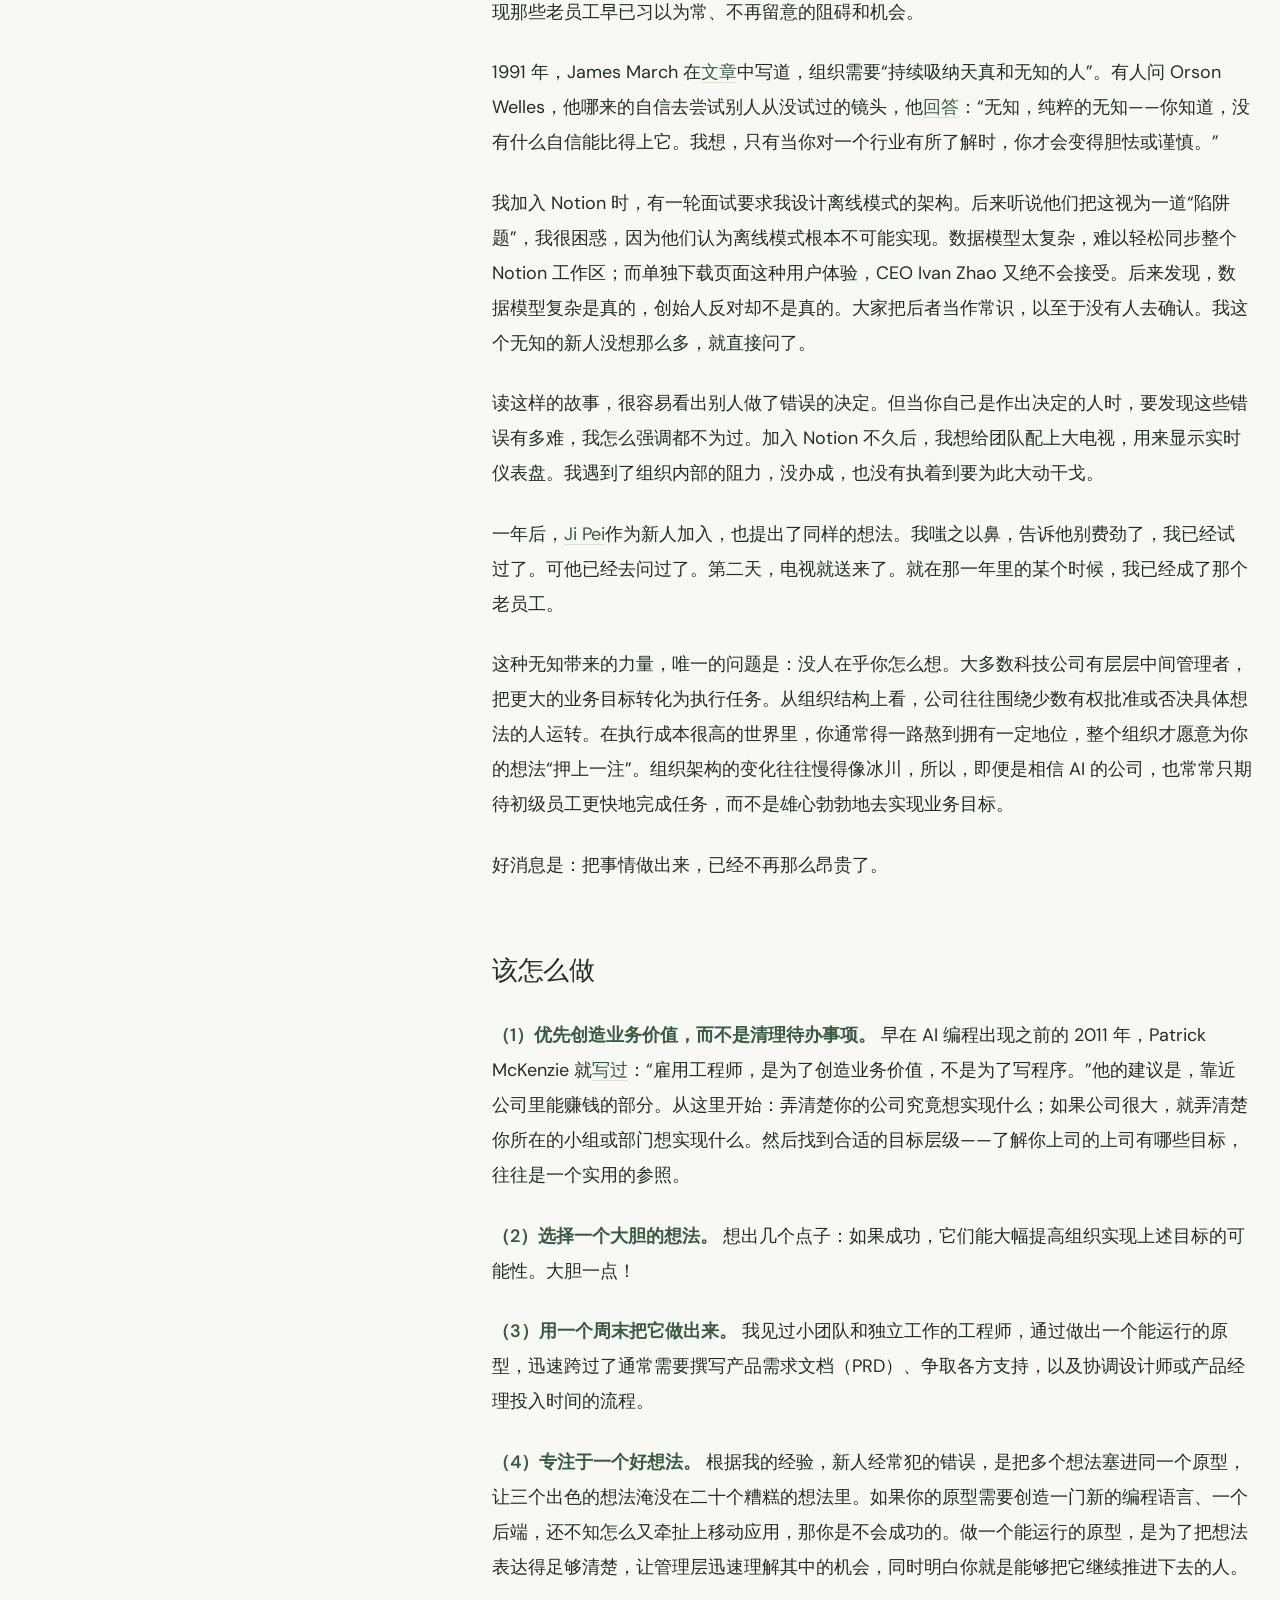
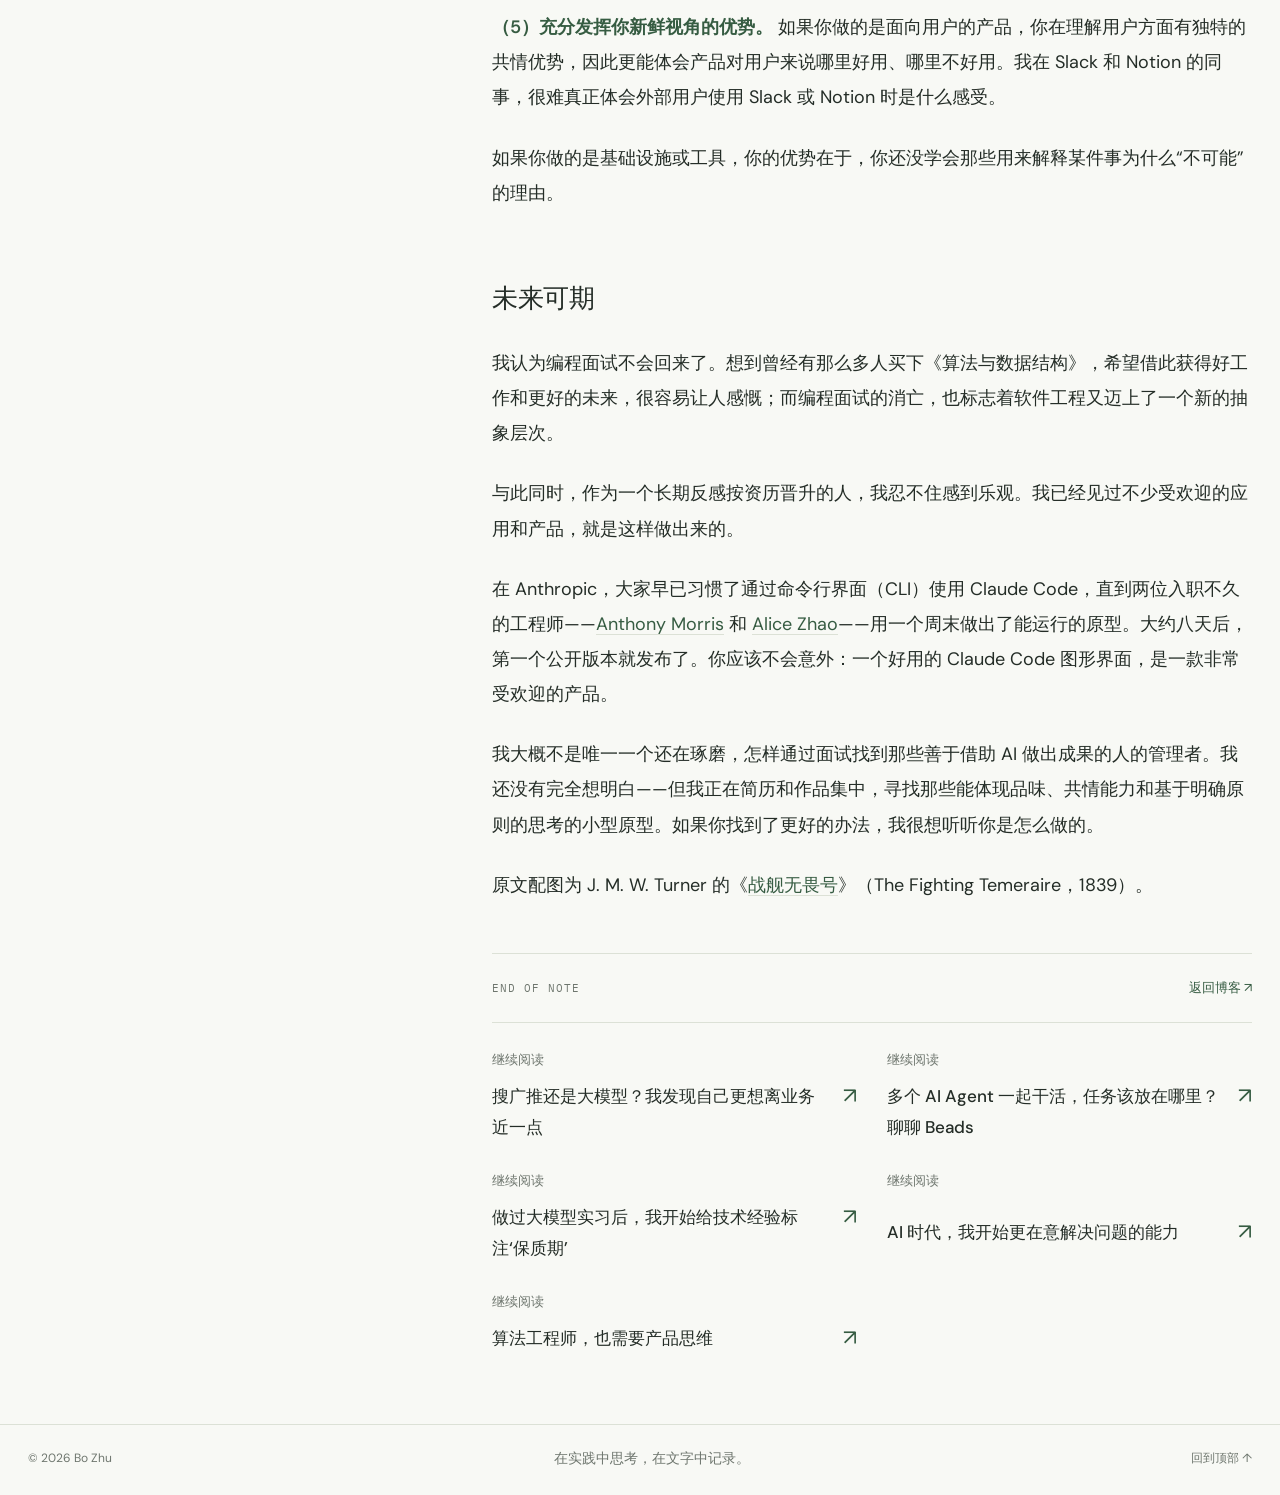
<file: blog/hunger-beats-tenure-translation/index.html>
<!doctype html><html lang="zh-CN"><head><meta charset="utf-8"><meta name="viewport" content="width=device-width,initial-scale=1"><title>进取心胜过资历：给初级工程师的建议 · 朱波</title><meta name="description" content="Felix Rieseberg《Hunger beats tenure: Advice for junior engineers》中文全文翻译。"><meta name="theme-color" content="#f8f9f5"><link rel="canonical" href="https://meiying-cell.github.io/blog/hunger-beats-tenure-translation/"><meta property="og:title" content="进取心胜过资历：给初级工程师的建议"><meta property="og:description" content="Felix Rieseberg《Hunger beats tenure: Advice for junior engineers》中文全文翻译。"><meta property="og:type" content="article"><meta property="og:url" content="https://meiying-cell.github.io/blog/hunger-beats-tenure-translation/"><link rel="icon" href="/favicon.svg" type="image/svg+xml"><link rel="stylesheet" href="/styles.css"><link rel="stylesheet" href="/blog/blog.css"><link rel="alternate" type="application/rss+xml" title="朱波的博客" href="/blog/feed.xml"><script src="/blog/blog.js" defer></script><!-- SEARCH_METADATA_START -->
<meta name="robots" content="index,follow"><script type="application/ld+json">{"@context":"https://schema.org","@type":"BlogPosting","headline":"进取心胜过资历：给初级工程师的建议","description":"Felix Rieseberg《Hunger beats tenure: Advice for junior engineers》中文全文翻译。","url":"https://meiying-cell.github.io/blog/hunger-beats-tenure-translation/","mainEntityOfPage":"https://meiying-cell.github.io/blog/hunger-beats-tenure-translation/","datePublished":"2026-10-29","inLanguage":"zh-CN","author":{"@type":"Person","name":"Felix Rieseberg"},"translator":{"@type":"Person","name":"朱波","url":"https://meiying-cell.github.io/"},"translationOfWork":{"@type":"BlogPosting","headline":"Hunger beats tenure: Advice for junior engineers","url":"https://felixrieseberg.com/hunger-beats-tenure-advice-for-junior-engineers/","inLanguage":"en","datePublished":"2026-10-27","author":{"@type":"Person","name":"Felix Rieseberg"}}}</script>
<!-- SEARCH_METADATA_END -->
</head><body class="blog-page"><a class="skip" href="#main" data-zh="跳至正文" data-en="Skip to content">跳至正文</a><div class="reading-progress" aria-hidden="true"></div><header class="site-header blog-header"><a class="wordmark" href="/" aria-label="Bo Zhu 首页">bz<span>.</span></a><nav aria-label="主导航"><a href="/" data-zh="个人主页" data-en="Home">个人主页</a><a href="/blog/" class="active" data-zh="博客" data-en="Blog">博客</a></nav><div class="controls"><button id="blog-language" aria-label="Switch interface to English"><b>中</b><span class="divider">/</span>EN</button><button id="blog-theme" aria-label="切换深色主题"><svg viewBox="0 0 24 24" fill="none" stroke="currentColor" stroke-width="1.5" aria-hidden="true"><path d="M20.8 13.4A8.7 8.7 0 0 1 10.6 3.2 8.8 8.8 0 1 0 20.8 13.4Z"/></svg></button></div></header><main id="main" class="wrap article-main"><div class="article-breadcrumb"><a href="/blog/" data-zh="← 全部文章" data-en="← All posts">← 全部文章</a><span>/</span><a href="/blog/?category=reading-and-translation"><span class="category-name" data-zh="阅读与译介" data-en="Reading &amp; Translation">阅读与译介</span></a></div><header class="article-header"><div class="article-meta"><time datetime="2026-10-29">2026-10-29</time><span data-zh="原作者：Felix Rieseberg · 译者：朱波" data-en="By Felix Rieseberg · Translated by Bo Zhu">原作者：Felix Rieseberg · 译者：朱波</span><span data-zh="约 8 分钟 · 中文译文" data-en="~8 min · Chinese translation">约 8 分钟 · 中文译文</span></div><h1 lang="zh-CN">进取心胜过资历：给初级工程师的建议</h1><p class="article-deck" lang="zh-CN">Felix Rieseberg《Hunger beats tenure: Advice for junior engineers》中文全文翻译。</p><div class="article-tags"><a href="/blog/?tag=%E8%AF%91%E6%96%87">译文</a><a href="/blog/?tag=%E5%B7%A5%E7%A8%8B%E5%B8%88%E6%88%90%E9%95%BF">工程师成长</a><a href="/blog/?tag=%E7%AE%A1%E7%90%86">管理</a></div></header><div class="article-layout"><aside class="article-toc"><details open><summary data-zh="本文目录" data-en="On this page">本文目录</summary><ol><li><a href="#section-1">有想法，却没有话语权</a></li><li><a href="#section-2">该怎么做</a></li><li><a href="#section-3">未来可期</a></li></ol></details></aside><div><article class="article-body" lang="zh-CN"><p>作者：Felix Rieseberg<br />
原文：<a href="https://felixrieseberg.com/hunger-beats-tenure-advice-for-junior-engineers/">Hunger beats tenure: Advice for junior engineers</a><br />
原文发布时间：2026 年 10 月 27 日<br />
原文预计阅读时间：5 分钟<br />
主题：管理</p>

<p>这个月，我让传统的编程面试退场了。作为 Anthropic 一名负责招聘的管理者，我不再要求候选人做这类面试题。它曾经发挥过作用：一个人能否迅速定义问题、找到优雅的解决方案，虽然预测能力有限，但仍能帮助我们判断他在我的团队里会有怎样的表现。那些基于真实代码的小型编程挑战，确实能让我们了解候选人的一些重要能力。</p>

<p>现在，这已经不成立了。让你做一道小型 React 题，和考你汇编一样，已经没什么意义；Claude 在这两方面都更擅长。我们团队里那些最能创造实际成果的人，无论擅不擅长这类测试，都能取得成功。</p>

<p>编程面试虽然随处可见，却从来不受欢迎。我猜，资深工程师仍然会对它的消失产生强烈反应，哪怕只是因为这件事反映了我们角色的变化。已经有很多文章讨论 AI 给初级开发者带来的挑战，尤其是那些正在求职的人。在观察新人使用 AI 工作了一段时间之后，我有了一个更乐观的看法：你能产生多大的影响，越来越不受你花了多少年积累框架和库的知识所限制。</p>

<p>我看到，一些相对资浅的工程师，正在迅速超过那些可能更擅长写代码、工作年限也长得多的人。进取心胜过资历。</p>

<p>这篇文章是我能给初级工程师的最好建议。不过，“初级”这个词并不准确。它真正面向的，是那些没有人脉资源、地位或权力的工程师。</p>

<h2 id="section-1">有想法，却没有话语权</h2>

<p>首先，要同时认清你的优势和劣势。</p>

<p>人们早就知道，新鲜的眼光，即便有些天真，也能带来力量。我加入 Stripe 时，创始人 Patrick Collison 再三叮嘱我们这些新人，要特别留意那些让我们觉得奇怪的事情。他相信，新人能够发现那些老员工早已习以为常、不再留意的阻碍和机会。</p>

<p>1991 年，James March 在<a href="https://doi.org/10.1287/orsc.2.1.71?ref=felixrieseberg.com">文章</a>中写道，组织需要“持续吸纳天真和无知的人”。有人问 Orson Welles，他哪来的自信去尝试别人从没试过的镜头，他<a href="https://www.themarginalian.org/2012/04/30/orson-welles-on-ignorance-1960/?ref=felixrieseberg.com">回答</a>：“无知，纯粹的无知——你知道，没有什么自信能比得上它。我想，只有当你对一个行业有所了解时，你才会变得胆怯或谨慎。”</p>

<p>我加入 Notion 时，有一轮面试要求我设计离线模式的架构。后来听说他们把这视为一道“陷阱题”，我很困惑，因为他们认为离线模式根本不可能实现。数据模型太复杂，难以轻松同步整个 Notion 工作区；而单独下载页面这种用户体验，CEO Ivan Zhao 又绝不会接受。后来发现，数据模型复杂是真的，创始人反对却不是真的。大家把后者当作常识，以至于没有人去确认。我这个无知的新人没想那么多，就直接问了。</p>

<p>读这样的故事，很容易看出别人做了错误的决定。但当你自己是作出决定的人时，要发现这些错误有多难，我怎么强调都不为过。加入 Notion 不久后，我想给团队配上大电视，用来显示实时仪表盘。我遇到了组织内部的阻力，没办成，也没有执着到要为此大动干戈。</p>

<p>一年后，<a href="https://www.linkedin.com/in/ji-pei?ref=felixrieseberg.com">Ji Pei</a>作为新人加入，也提出了同样的想法。我嗤之以鼻，告诉他别费劲了，我已经试过了。可他已经去问过了。第二天，电视就送来了。就在那一年里的某个时候，我已经成了那个老员工。</p>

<p>这种无知带来的力量，唯一的问题是：没人在乎你怎么想。大多数科技公司有层层中间管理者，把更大的业务目标转化为执行任务。从组织结构上看，公司往往围绕少数有权批准或否决具体想法的人运转。在执行成本很高的世界里，你通常得一路熬到拥有一定地位，整个组织才愿意为你的想法“押上一注”。组织架构的变化往往慢得像冰川，所以，即便是相信 AI 的公司，也常常只期待初级员工更快地完成任务，而不是雄心勃勃地去实现业务目标。</p>

<p>好消息是：把事情做出来，已经不再那么昂贵了。</p>

<h2 id="section-2">该怎么做</h2>

<p><strong>（1）优先创造业务价值，而不是清理待办事项。</strong> 早在 AI 编程出现之前的 2011 年，Patrick McKenzie 就<a href="https://www.kalzumeus.com/2011/10/28/dont-call-yourself-a-programmer/?ref=felixrieseberg.com">写过</a>：“雇用工程师，是为了创造业务价值，不是为了写程序。”他的建议是，靠近公司里能赚钱的部分。从这里开始：弄清楚你的公司究竟想实现什么；如果公司很大，就弄清楚你所在的小组或部门想实现什么。然后找到合适的目标层级——了解你上司的上司有哪些目标，往往是一个实用的参照。</p>

<p><strong>（2）选择一个大胆的想法。</strong> 想出几个点子：如果成功，它们能大幅提高组织实现上述目标的可能性。大胆一点！</p>

<p><strong>（3）用一个周末把它做出来。</strong> 我见过小团队和独立工作的工程师，通过做出一个能运行的原型，迅速跨过了通常需要撰写产品需求文档（PRD）、争取各方支持，以及协调设计师或产品经理投入时间的流程。</p>

<p><strong>（4）专注于一个好想法。</strong> 根据我的经验，新人经常犯的错误，是把多个想法塞进同一个原型，让三个出色的想法淹没在二十个糟糕的想法里。如果你的原型需要创造一门新的编程语言、一个后端，还不知怎么又牵扯上移动应用，那你是不会成功的。做一个能运行的原型，是为了把想法表达得足够清楚，让管理层迅速理解其中的机会，同时明白你就是能够把它继续推进下去的人。</p>

<p><strong>（5）充分发挥你新鲜视角的优势。</strong> 如果你做的是面向用户的产品，你在理解用户方面有独特的共情优势，因此更能体会产品对用户来说哪里好用、哪里不好用。我在 Slack 和 Notion 的同事，很难真正体会外部用户使用 Slack 或 Notion 时是什么感受。</p>

<p>如果你做的是基础设施或工具，你的优势在于，你还没学会那些用来解释某件事为什么“不可能”的理由。</p>

<h2 id="section-3">未来可期</h2>

<p>我认为编程面试不会回来了。想到曾经有那么多人买下《算法与数据结构》，希望借此获得好工作和更好的未来，很容易让人感慨；而编程面试的消亡，也标志着软件工程又迈上了一个新的抽象层次。</p>

<p>与此同时，作为一个长期反感按资历晋升的人，我忍不住感到乐观。我已经见过不少受欢迎的应用和产品，就是这样做出来的。</p>

<p>在 Anthropic，大家早已习惯了通过命令行界面（CLI）使用 Claude Code，直到两位入职不久的工程师——<a href="https://x.com/amorriscode?ref=felixrieseberg.com">Anthony Morris</a> 和 <a href="https://x.com/alicelovescake1?ref=felixrieseberg.com">Alice Zhao</a>——用一个周末做出了能运行的原型。大约八天后，第一个公开版本就发布了。你应该不会意外：一个好用的 Claude Code 图形界面，是一款非常受欢迎的产品。</p>

<p>我大概不是唯一一个还在琢磨，怎样通过面试找到那些善于借助 AI 做出成果的人的管理者。我还没有完全想明白——但我正在简历和作品集中，寻找那些能体现品味、共情能力和基于明确原则的思考的小型原型。如果你找到了更好的办法，我很想听听你是怎么做的。</p>

<p>原文配图为 J. M. W. Turner 的《<a href="https://www.nationalgallery.org.uk/paintings/joseph-mallord-william-turner-the-fighting-temeraire?ref=felixrieseberg.com">战舰无畏号</a>》（The Fighting Temeraire，1839）。</p>
</article><div class="article-closing"><span class="mono">END OF NOTE</span><a href="/blog/" data-zh="返回博客 ↗" data-en="Back to blog ↗">返回博客 ↗</a></div><nav class="related-posts" aria-label="更多文章"><a href="/blog/search-rec-ads-or-llm/"><span data-zh="继续阅读" data-en="Read next">继续阅读</span><strong lang="zh-CN">搜广推还是大模型？我发现自己更想离业务近一点</strong><span aria-hidden="true">↗</span></a><a href="/blog/beads-shared-agent-tasks/"><span data-zh="继续阅读" data-en="Read next">继续阅读</span><strong lang="zh-CN">多个 AI Agent 一起干活，任务该放在哪里？聊聊 Beads</strong><span aria-hidden="true">↗</span></a><a href="/blog/llm-experience-shelf-life/"><span data-zh="继续阅读" data-en="Read next">继续阅读</span><strong lang="zh-CN">做过大模型实习后，我开始给技术经验标注‘保质期’</strong><span aria-hidden="true">↗</span></a><a href="/blog/ai-problem-solving-loop/"><span data-zh="继续阅读" data-en="Read next">继续阅读</span><strong lang="zh-CN">AI 时代，我开始更在意解决问题的能力</strong><span aria-hidden="true">↗</span></a><a href="/blog/algorithm-engineer-product-thinking/"><span data-zh="继续阅读" data-en="Read next">继续阅读</span><strong lang="zh-CN">算法工程师，也需要产品思维</strong><span aria-hidden="true">↗</span></a></nav></div></div></main><footer class="wrap blog-footer"><span>© 2026 Bo Zhu</span><span data-zh="在实践中思考，在文字中记录。" data-en="Notes from practice. Thoughts in progress.">在实践中思考，在文字中记录。</span><a href="#main" data-zh="回到顶部 ↑" data-en="Back to top ↑">回到顶部 ↑</a></footer></body></html>
</file>
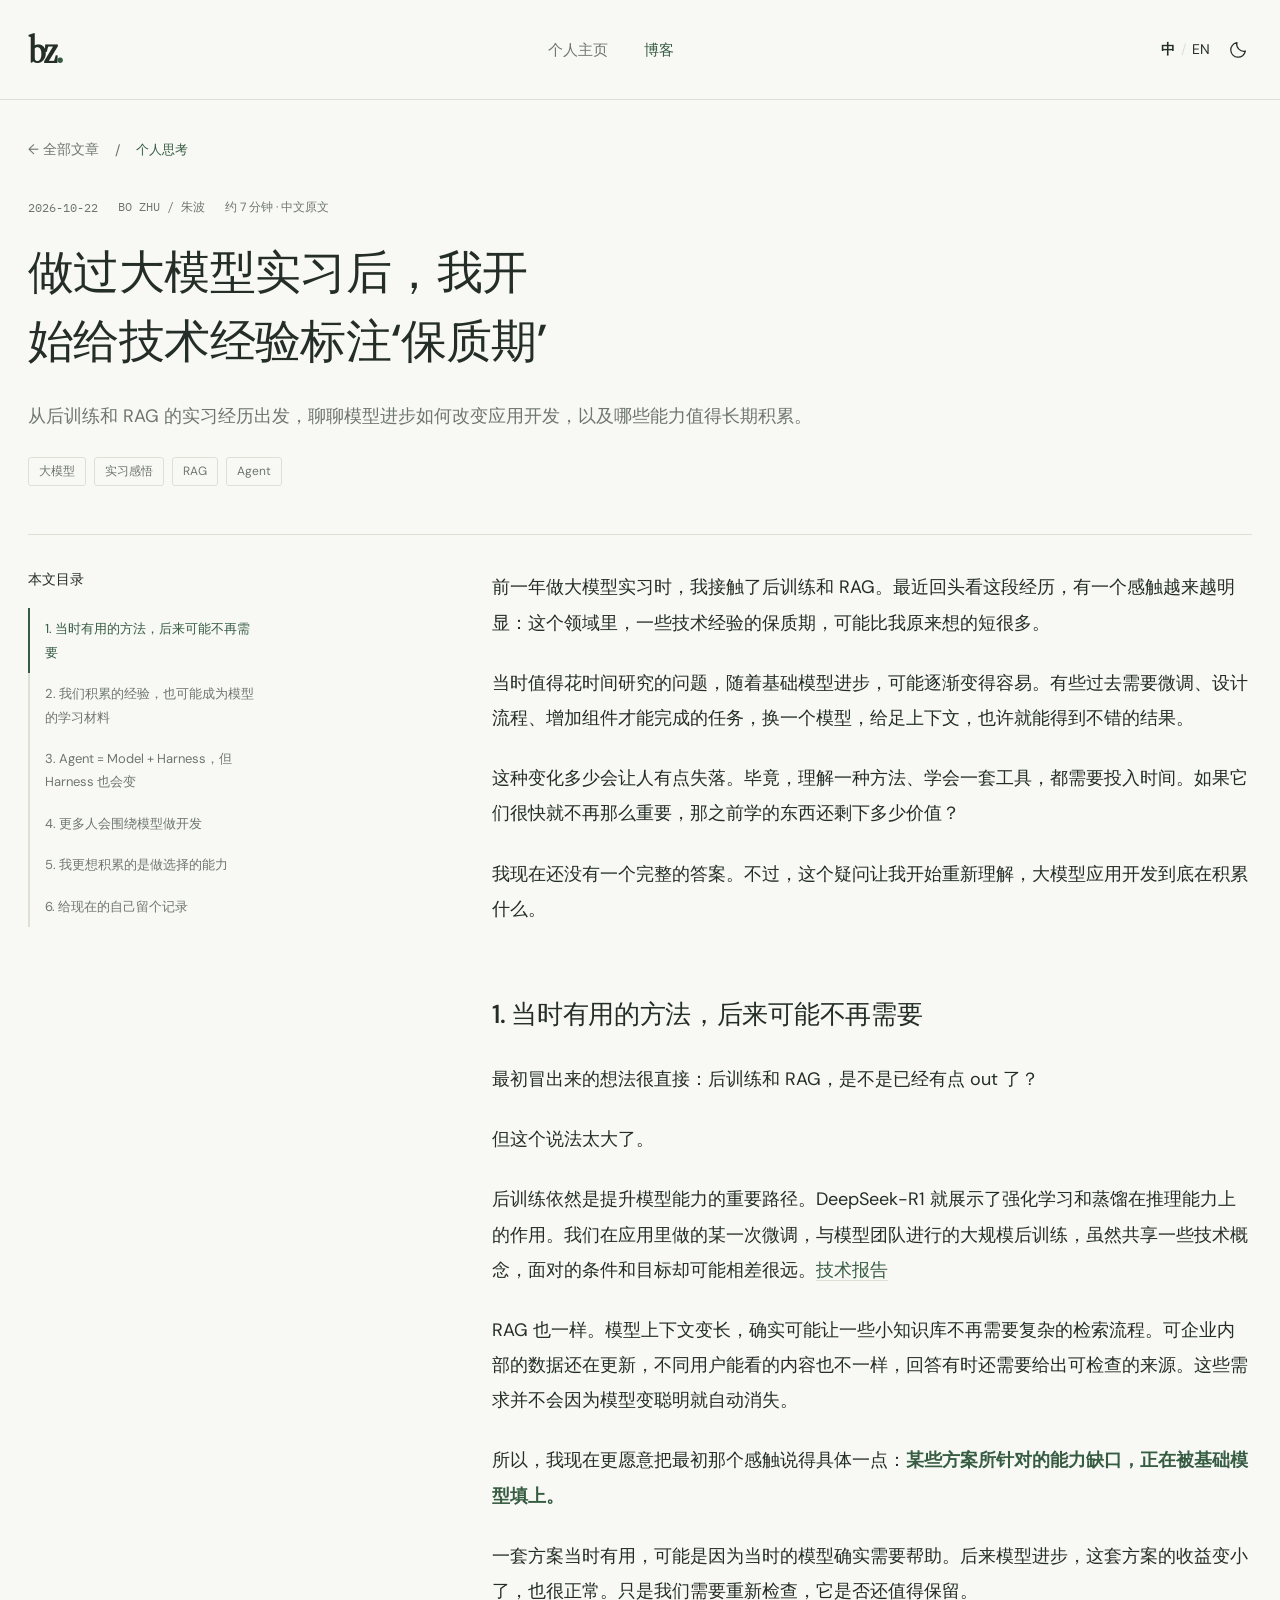
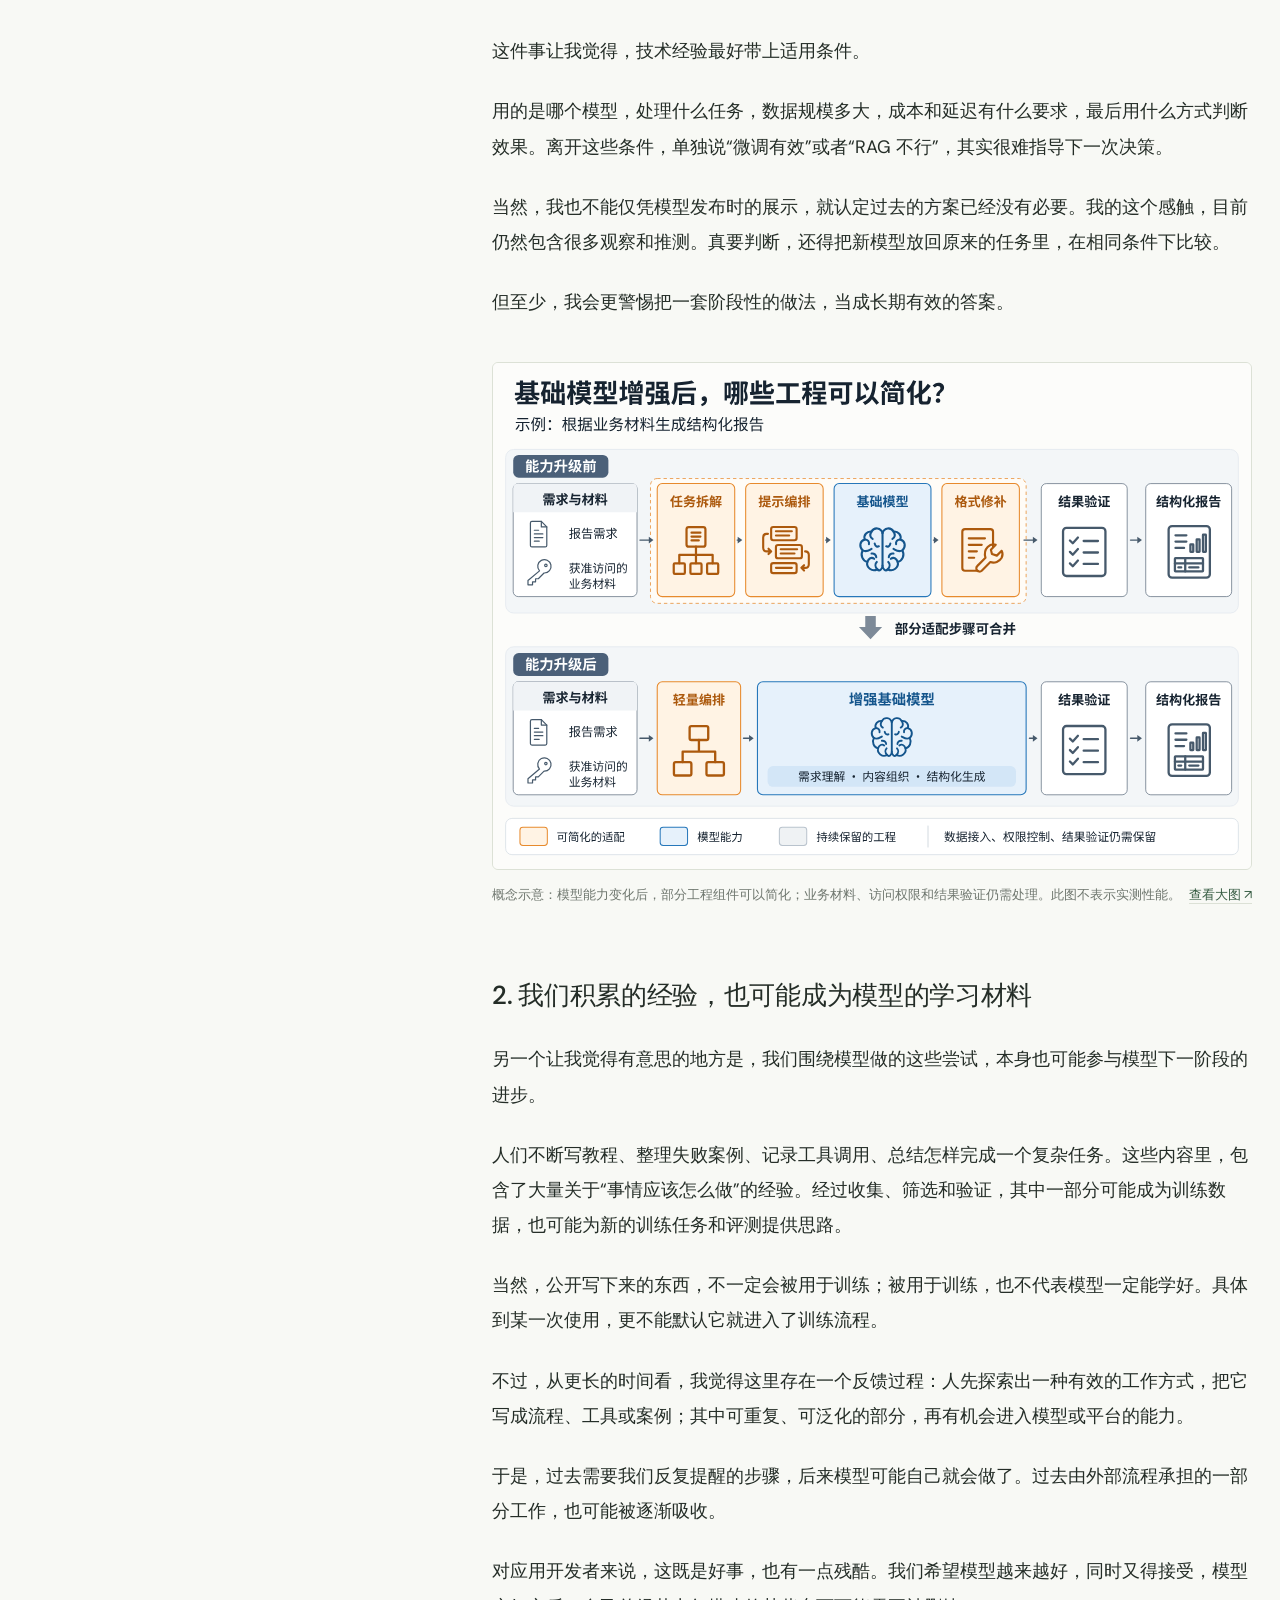
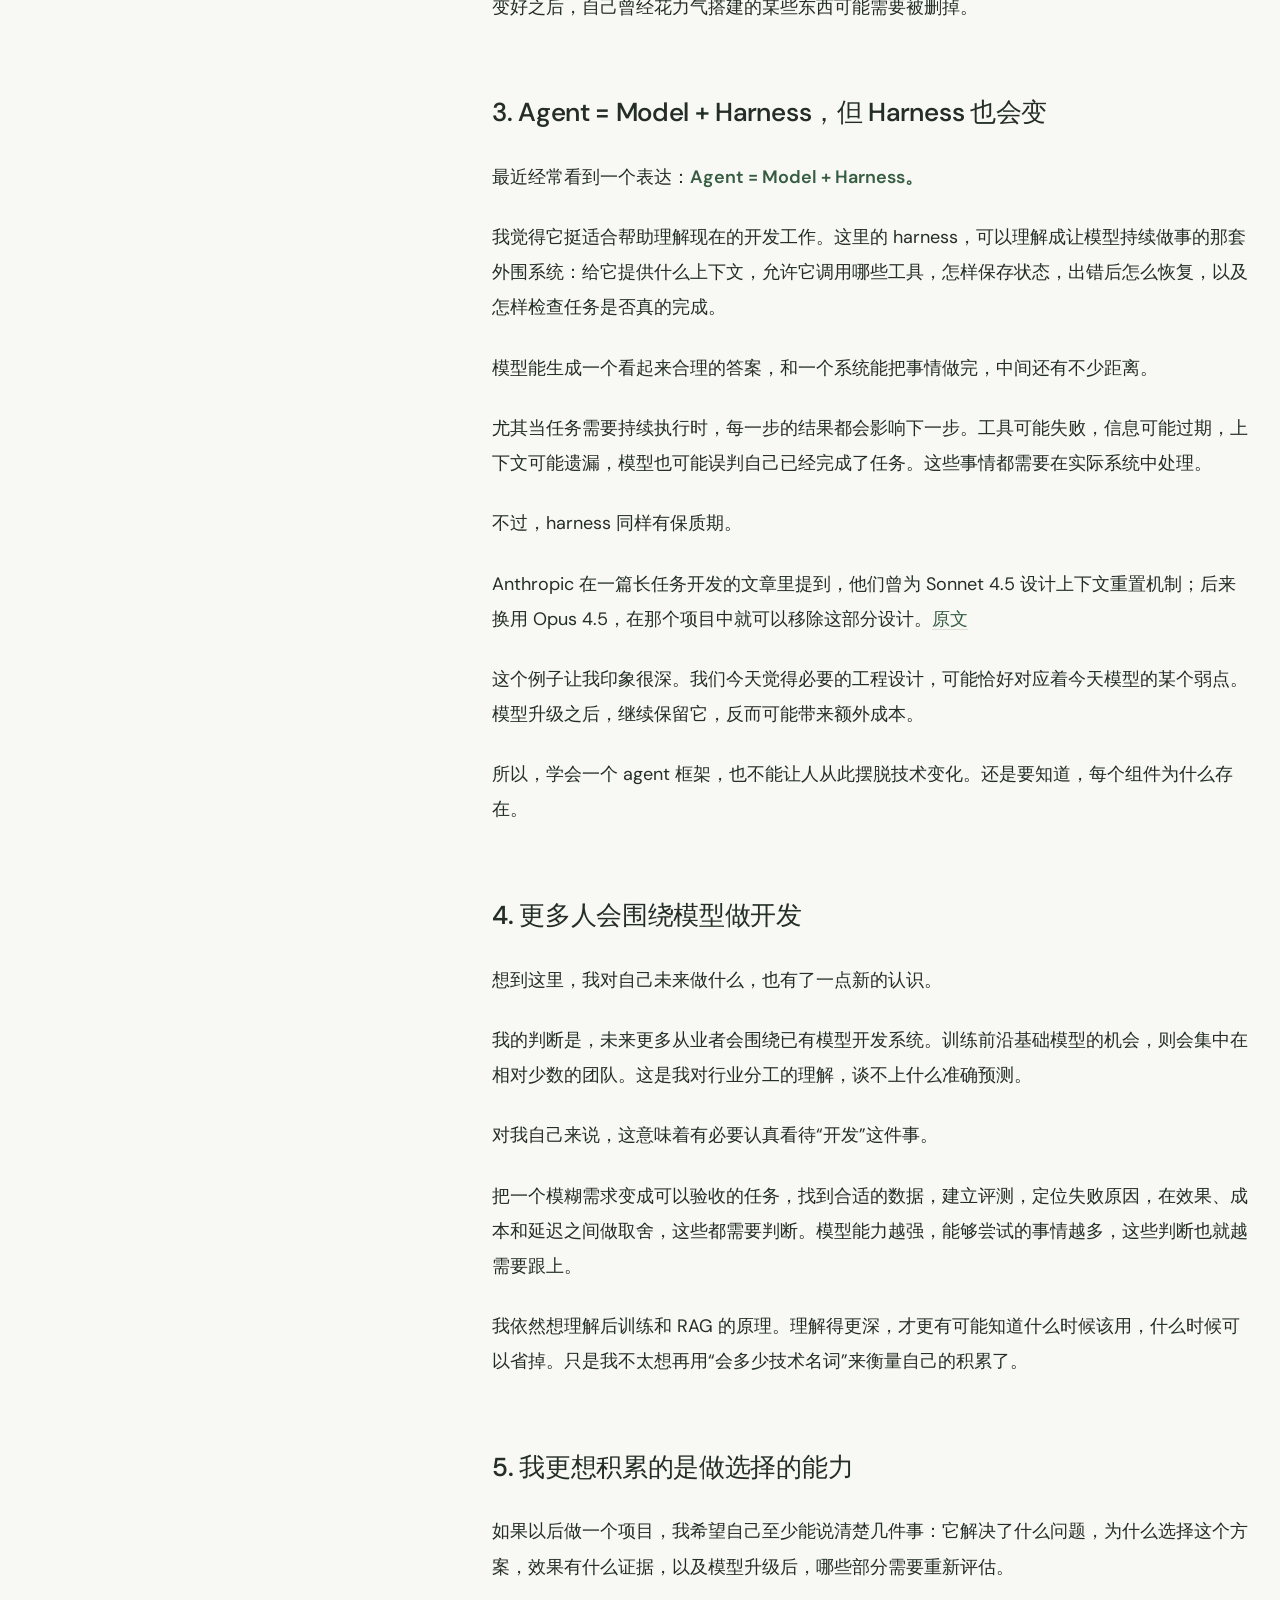
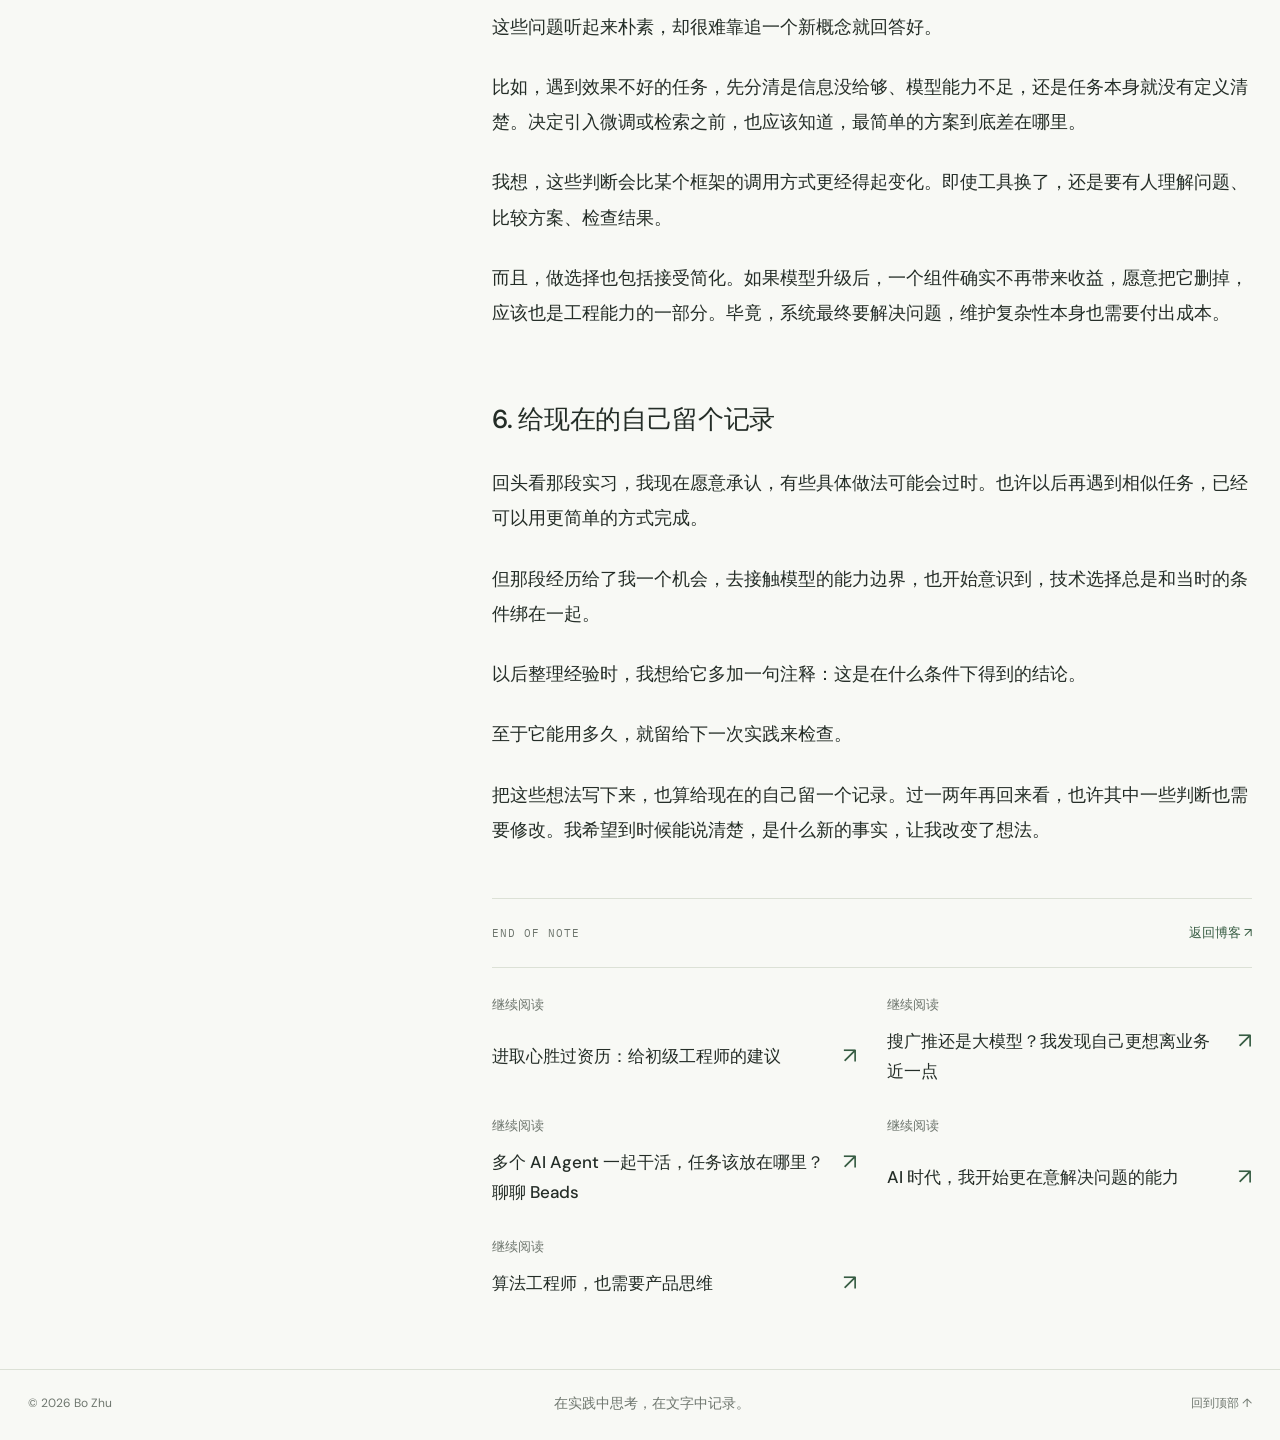
<file: blog/llm-experience-shelf-life/index.html>
<!doctype html><html lang="zh-CN"><head><meta charset="utf-8"><meta name="viewport" content="width=device-width,initial-scale=1"><title>做过大模型实习后，我开始给技术经验标注‘保质期’ · 朱波</title><meta name="description" content="从后训练和 RAG 的实习经历出发，聊聊模型进步如何改变应用开发，以及哪些能力值得长期积累。"><meta name="theme-color" content="#f8f9f5"><link rel="canonical" href="https://meiying-cell.github.io/blog/llm-experience-shelf-life/"><meta property="og:title" content="做过大模型实习后，我开始给技术经验标注‘保质期’"><meta property="og:description" content="从后训练和 RAG 的实习经历出发，聊聊模型进步如何改变应用开发，以及哪些能力值得长期积累。"><meta property="og:type" content="article"><meta property="og:url" content="https://meiying-cell.github.io/blog/llm-experience-shelf-life/"><link rel="icon" href="/favicon.svg" type="image/svg+xml"><link rel="stylesheet" href="/styles.css"><link rel="stylesheet" href="/blog/blog.css"><link rel="alternate" type="application/rss+xml" title="朱波的博客" href="/blog/feed.xml"><script src="/blog/blog.js" defer></script><!-- SEARCH_METADATA_START -->
<meta name="robots" content="index,follow"><script type="application/ld+json">{"@context":"https://schema.org","@type":"BlogPosting","headline":"做过大模型实习后，我开始给技术经验标注‘保质期’","description":"从后训练和 RAG 的实习经历出发，聊聊模型进步如何改变应用开发，以及哪些能力值得长期积累。","url":"https://meiying-cell.github.io/blog/llm-experience-shelf-life/","mainEntityOfPage":"https://meiying-cell.github.io/blog/llm-experience-shelf-life/","datePublished":"2026-10-22","inLanguage":"zh-CN","author":{"@type":"Person","name":"朱波","url":"https://meiying-cell.github.io/"},"image":"https://meiying-cell.github.io/blog/assets/model-capability-simplification.svg"}</script>
<!-- SEARCH_METADATA_END -->
</head><body class="blog-page"><a class="skip" href="#main" data-zh="跳至正文" data-en="Skip to content">跳至正文</a><div class="reading-progress" aria-hidden="true"></div><header class="site-header blog-header"><a class="wordmark" href="/" aria-label="Bo Zhu 首页">bz<span>.</span></a><nav aria-label="主导航"><a href="/" data-zh="个人主页" data-en="Home">个人主页</a><a href="/blog/" class="active" data-zh="博客" data-en="Blog">博客</a></nav><div class="controls"><button id="blog-language" aria-label="Switch interface to English"><b>中</b><span class="divider">/</span>EN</button><button id="blog-theme" aria-label="切换深色主题"><svg viewBox="0 0 24 24" fill="none" stroke="currentColor" stroke-width="1.5" aria-hidden="true"><path d="M20.8 13.4A8.7 8.7 0 0 1 10.6 3.2 8.8 8.8 0 1 0 20.8 13.4Z"/></svg></button></div></header><main id="main" class="wrap article-main"><div class="article-breadcrumb"><a href="/blog/" data-zh="← 全部文章" data-en="← All posts">← 全部文章</a><span>/</span><a href="/blog/?category=personal-reflections"><span class="category-name" data-zh="个人思考" data-en="Personal Reflections">个人思考</span></a></div><header class="article-header"><div class="article-meta"><time datetime="2026-10-22">2026-10-22</time><span>BO ZHU / 朱波</span><span data-zh="约 7 分钟 · 中文原文" data-en="~7 min · Chinese original">约 7 分钟 · 中文原文</span></div><h1 lang="zh-CN">做过大模型实习后，我开始给技术经验标注‘保质期’</h1><p class="article-deck" lang="zh-CN">从后训练和 RAG 的实习经历出发，聊聊模型进步如何改变应用开发，以及哪些能力值得长期积累。</p><div class="article-tags"><a href="/blog/?tag=%E5%A4%A7%E6%A8%A1%E5%9E%8B">大模型</a><a href="/blog/?tag=%E5%AE%9E%E4%B9%A0%E6%84%9F%E6%82%9F">实习感悟</a><a href="/blog/?tag=RAG">RAG</a><a href="/blog/?tag=Agent">Agent</a></div></header><div class="article-layout"><aside class="article-toc"><details open><summary data-zh="本文目录" data-en="On this page">本文目录</summary><ol><li><a href="#section-1">1. 当时有用的方法，后来可能不再需要</a></li><li><a href="#section-2">2. 我们积累的经验，也可能成为模型的学习材料</a></li><li><a href="#section-3">3. Agent = Model + Harness，但 Harness 也会变</a></li><li><a href="#section-4">4. 更多人会围绕模型做开发</a></li><li><a href="#section-5">5. 我更想积累的是做选择的能力</a></li><li><a href="#section-6">6. 给现在的自己留个记录</a></li></ol></details></aside><div><article class="article-body" lang="zh-CN"><p>前一年做大模型实习时，我接触了后训练和 RAG。最近回头看这段经历，有一个感触越来越明显：这个领域里，一些技术经验的保质期，可能比我原来想的短很多。</p>

<p>当时值得花时间研究的问题，随着基础模型进步，可能逐渐变得容易。有些过去需要微调、设计流程、增加组件才能完成的任务，换一个模型，给足上下文，也许就能得到不错的结果。</p>

<p>这种变化多少会让人有点失落。毕竟，理解一种方法、学会一套工具，都需要投入时间。如果它们很快就不再那么重要，那之前学的东西还剩下多少价值？</p>

<p>我现在还没有一个完整的答案。不过，这个疑问让我开始重新理解，大模型应用开发到底在积累什么。</p>

<h2 id="section-1">1. 当时有用的方法，后来可能不再需要</h2>

<p>最初冒出来的想法很直接：后训练和 RAG，是不是已经有点 out 了？</p>

<p>但这个说法太大了。</p>

<p>后训练依然是提升模型能力的重要路径。DeepSeek-R1 就展示了强化学习和蒸馏在推理能力上的作用。我们在应用里做的某一次微调，与模型团队进行的大规模后训练，虽然共享一些技术概念，面对的条件和目标却可能相差很远。<a href="https://arxiv.org/abs/2501.12948">技术报告</a></p>

<p>RAG 也一样。模型上下文变长，确实可能让一些小知识库不再需要复杂的检索流程。可企业内部的数据还在更新，不同用户能看的内容也不一样，回答有时还需要给出可检查的来源。这些需求并不会因为模型变聪明就自动消失。</p>

<p>所以，我现在更愿意把最初那个感触说得具体一点：<strong>某些方案所针对的能力缺口，正在被基础模型填上。</strong></p>

<p>一套方案当时有用，可能是因为当时的模型确实需要帮助。后来模型进步，这套方案的收益变小了，也很正常。只是我们需要重新检查，它是否还值得保留。</p>

<p>这件事让我觉得，技术经验最好带上适用条件。</p>

<p>用的是哪个模型，处理什么任务，数据规模多大，成本和延迟有什么要求，最后用什么方式判断效果。离开这些条件，单独说“微调有效”或者“RAG 不行”，其实很难指导下一次决策。</p>

<p>当然，我也不能仅凭模型发布时的展示，就认定过去的方案已经没有必要。我的这个感触，目前仍然包含很多观察和推测。真要判断，还得把新模型放回原来的任务里，在相同条件下比较。</p>

<p>但至少，我会更警惕把一套阶段性的做法，当成长期有效的答案。</p>

<figure class="article-figure"><a href="/blog/assets/model-capability-simplification.svg" target="_blank" rel="noopener" aria-label="查看模型与工程流程概念图大图"><img src="/blog/assets/model-capability-simplification.svg" width="1800" height="1200" loading="lazy" alt="模型升级前后工程流程的概念对比：部分编排与格式修补可以简化，业务材料、访问权限和结果验证仍然需要处理。"></a><figcaption>概念示意：模型能力变化后，部分工程组件可以简化；业务材料、访问权限和结果验证仍需处理。此图不表示实测性能。<a href="/blog/assets/model-capability-simplification.svg" target="_blank" rel="noopener">查看大图 ↗</a></figcaption></figure>

<h2 id="section-2">2. 我们积累的经验，也可能成为模型的学习材料</h2>

<p>另一个让我觉得有意思的地方是，我们围绕模型做的这些尝试，本身也可能参与模型下一阶段的进步。</p>

<p>人们不断写教程、整理失败案例、记录工具调用、总结怎样完成一个复杂任务。这些内容里，包含了大量关于“事情应该怎么做”的经验。经过收集、筛选和验证，其中一部分可能成为训练数据，也可能为新的训练任务和评测提供思路。</p>

<p>当然，公开写下来的东西，不一定会被用于训练；被用于训练，也不代表模型一定能学好。具体到某一次使用，更不能默认它就进入了训练流程。</p>

<p>不过，从更长的时间看，我觉得这里存在一个反馈过程：人先探索出一种有效的工作方式，把它写成流程、工具或案例；其中可重复、可泛化的部分，再有机会进入模型或平台的能力。</p>

<p>于是，过去需要我们反复提醒的步骤，后来模型可能自己就会做了。过去由外部流程承担的一部分工作，也可能被逐渐吸收。</p>

<p>对应用开发者来说，这既是好事，也有一点残酷。我们希望模型越来越好，同时又得接受，模型变好之后，自己曾经花力气搭建的某些东西可能需要被删掉。</p>

<h2 id="section-3">3. Agent = Model + Harness，但 Harness 也会变</h2>

<p>最近经常看到一个表达：<strong>Agent = Model + Harness。</strong></p>

<p>我觉得它挺适合帮助理解现在的开发工作。这里的 harness，可以理解成让模型持续做事的那套外围系统：给它提供什么上下文，允许它调用哪些工具，怎样保存状态，出错后怎么恢复，以及怎样检查任务是否真的完成。</p>

<p>模型能生成一个看起来合理的答案，和一个系统能把事情做完，中间还有不少距离。</p>

<p>尤其当任务需要持续执行时，每一步的结果都会影响下一步。工具可能失败，信息可能过期，上下文可能遗漏，模型也可能误判自己已经完成了任务。这些事情都需要在实际系统中处理。</p>

<p>不过，harness 同样有保质期。</p>

<p>Anthropic 在一篇长任务开发的文章里提到，他们曾为 Sonnet 4.5 设计上下文重置机制；后来换用 Opus 4.5，在那个项目中就可以移除这部分设计。<a href="https://www.anthropic.com/research/harness-design-long-running-apps">原文</a></p>

<p>这个例子让我印象很深。我们今天觉得必要的工程设计，可能恰好对应着今天模型的某个弱点。模型升级之后，继续保留它，反而可能带来额外成本。</p>

<p>所以，学会一个 agent 框架，也不能让人从此摆脱技术变化。还是要知道，每个组件为什么存在。</p>

<h2 id="section-4">4. 更多人会围绕模型做开发</h2>

<p>想到这里，我对自己未来做什么，也有了一点新的认识。</p>

<p>我的判断是，未来更多从业者会围绕已有模型开发系统。训练前沿基础模型的机会，则会集中在相对少数的团队。这是我对行业分工的理解，谈不上什么准确预测。</p>

<p>对我自己来说，这意味着有必要认真看待“开发”这件事。</p>

<p>把一个模糊需求变成可以验收的任务，找到合适的数据，建立评测，定位失败原因，在效果、成本和延迟之间做取舍，这些都需要判断。模型能力越强，能够尝试的事情越多，这些判断也就越需要跟上。</p>

<p>我依然想理解后训练和 RAG 的原理。理解得更深，才更有可能知道什么时候该用，什么时候可以省掉。只是我不太想再用“会多少技术名词”来衡量自己的积累了。</p>

<h2 id="section-5">5. 我更想积累的是做选择的能力</h2>

<p>如果以后做一个项目，我希望自己至少能说清楚几件事：它解决了什么问题，为什么选择这个方案，效果有什么证据，以及模型升级后，哪些部分需要重新评估。</p>

<p>这些问题听起来朴素，却很难靠追一个新概念就回答好。</p>

<p>比如，遇到效果不好的任务，先分清是信息没给够、模型能力不足，还是任务本身就没有定义清楚。决定引入微调或检索之前，也应该知道，最简单的方案到底差在哪里。</p>

<p>我想，这些判断会比某个框架的调用方式更经得起变化。即使工具换了，还是要有人理解问题、比较方案、检查结果。</p>

<p>而且，做选择也包括接受简化。如果模型升级后，一个组件确实不再带来收益，愿意把它删掉，应该也是工程能力的一部分。毕竟，系统最终要解决问题，维护复杂性本身也需要付出成本。</p>

<h2 id="section-6">6. 给现在的自己留个记录</h2>

<p>回头看那段实习，我现在愿意承认，有些具体做法可能会过时。也许以后再遇到相似任务，已经可以用更简单的方式完成。</p>

<p>但那段经历给了我一个机会，去接触模型的能力边界，也开始意识到，技术选择总是和当时的条件绑在一起。</p>

<p>以后整理经验时，我想给它多加一句注释：这是在什么条件下得到的结论。</p>

<p>至于它能用多久，就留给下一次实践来检查。</p>

<p>把这些想法写下来，也算给现在的自己留一个记录。过一两年再回来看，也许其中一些判断也需要修改。我希望到时候能说清楚，是什么新的事实，让我改变了想法。</p>
</article><div class="article-closing"><span class="mono">END OF NOTE</span><a href="/blog/" data-zh="返回博客 ↗" data-en="Back to blog ↗">返回博客 ↗</a></div><nav class="related-posts" aria-label="更多文章"><a href="/blog/hunger-beats-tenure-translation/"><span data-zh="继续阅读" data-en="Read next">继续阅读</span><strong lang="zh-CN">进取心胜过资历：给初级工程师的建议</strong><span aria-hidden="true">↗</span></a><a href="/blog/search-rec-ads-or-llm/"><span data-zh="继续阅读" data-en="Read next">继续阅读</span><strong lang="zh-CN">搜广推还是大模型？我发现自己更想离业务近一点</strong><span aria-hidden="true">↗</span></a><a href="/blog/beads-shared-agent-tasks/"><span data-zh="继续阅读" data-en="Read next">继续阅读</span><strong lang="zh-CN">多个 AI Agent 一起干活，任务该放在哪里？聊聊 Beads</strong><span aria-hidden="true">↗</span></a><a href="/blog/ai-problem-solving-loop/"><span data-zh="继续阅读" data-en="Read next">继续阅读</span><strong lang="zh-CN">AI 时代，我开始更在意解决问题的能力</strong><span aria-hidden="true">↗</span></a><a href="/blog/algorithm-engineer-product-thinking/"><span data-zh="继续阅读" data-en="Read next">继续阅读</span><strong lang="zh-CN">算法工程师，也需要产品思维</strong><span aria-hidden="true">↗</span></a></nav></div></div></main><footer class="wrap blog-footer"><span>© 2026 Bo Zhu</span><span data-zh="在实践中思考，在文字中记录。" data-en="Notes from practice. Thoughts in progress.">在实践中思考，在文字中记录。</span><a href="#main" data-zh="回到顶部 ↑" data-en="Back to top ↑">回到顶部 ↑</a></footer></body></html>
</file>
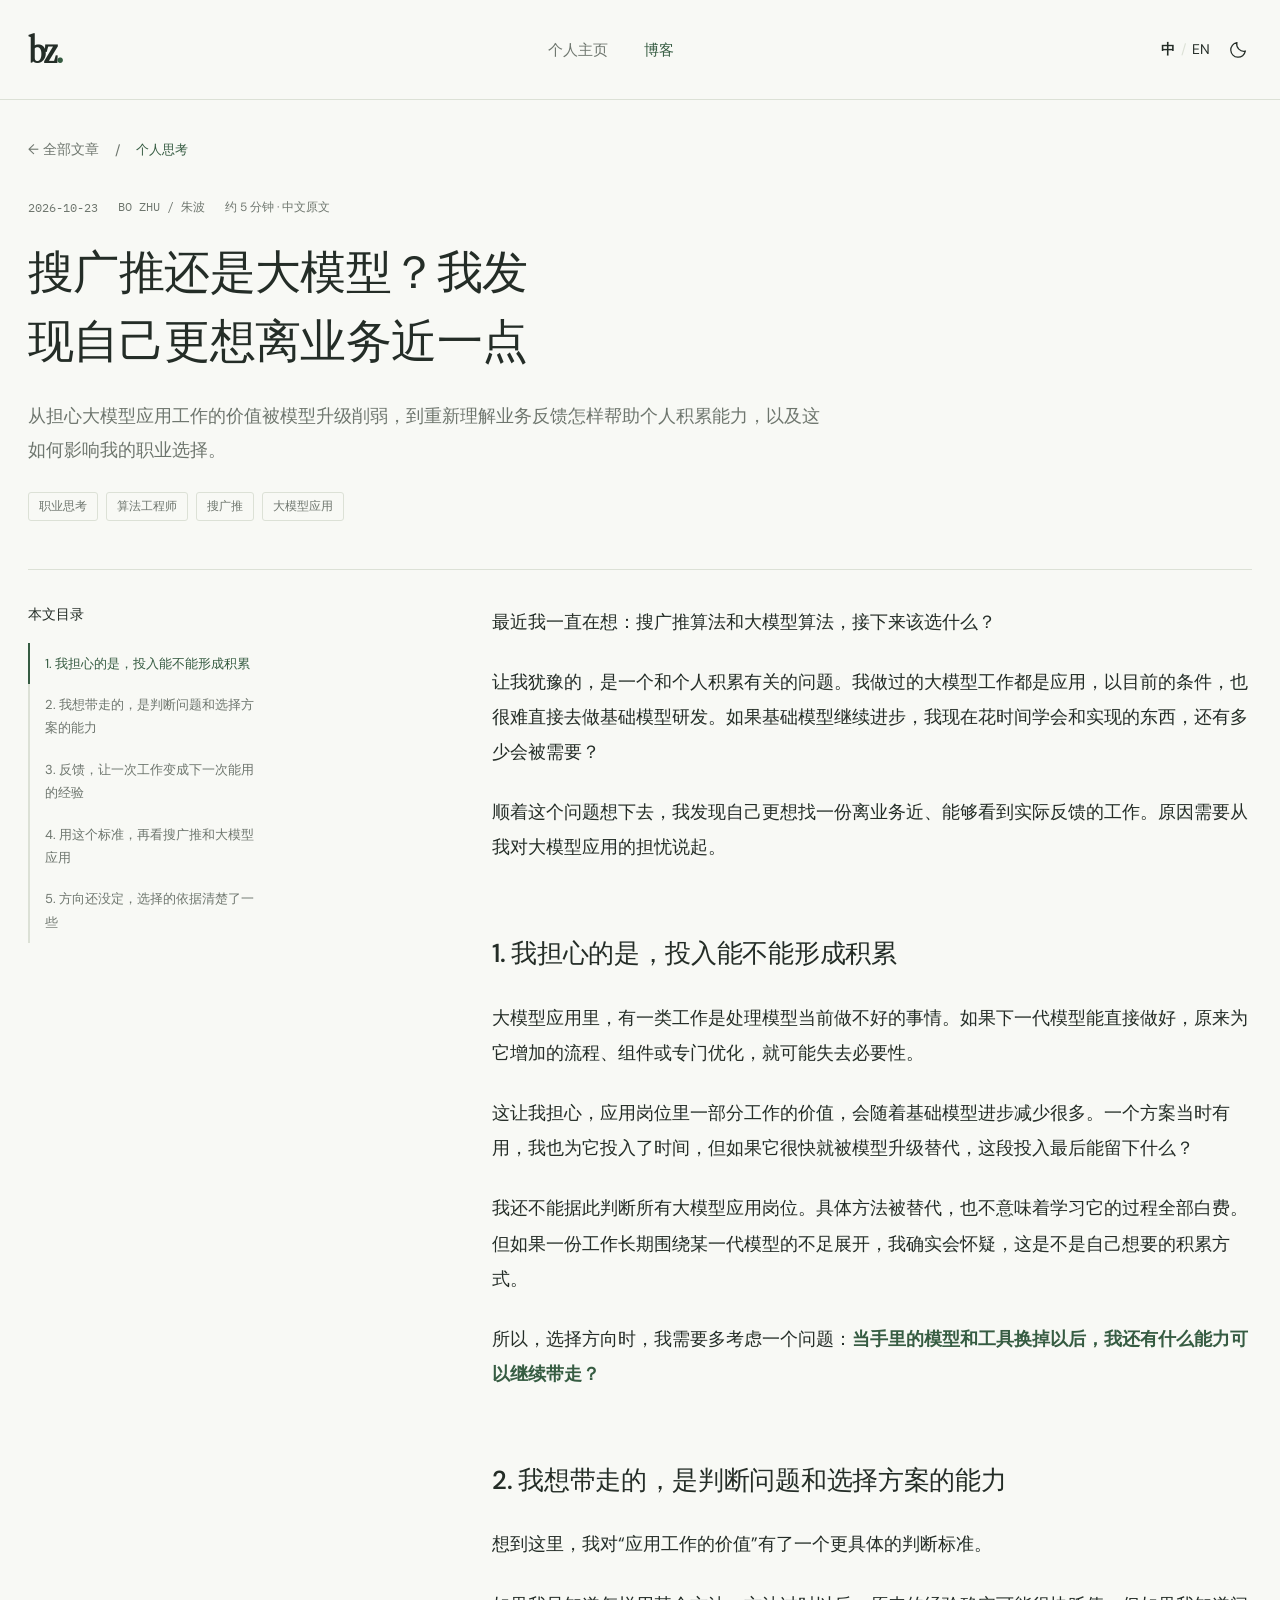
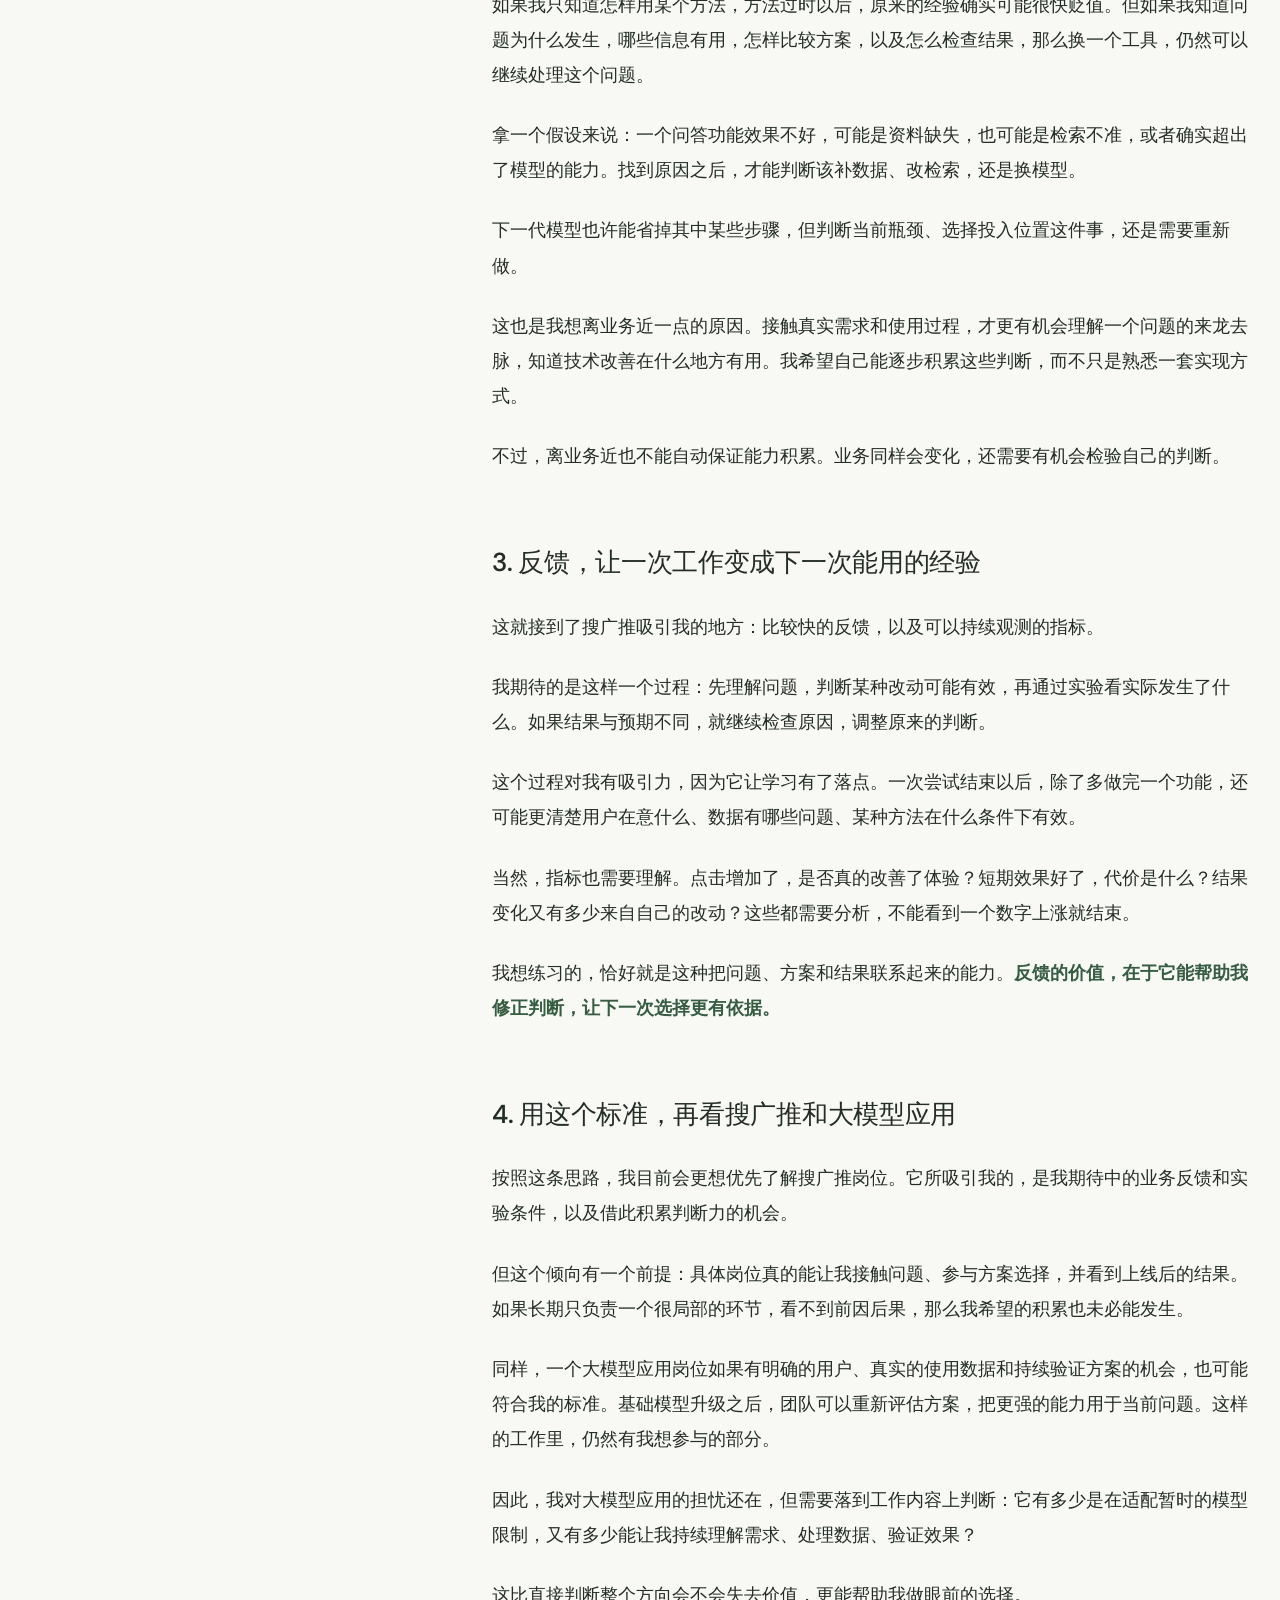
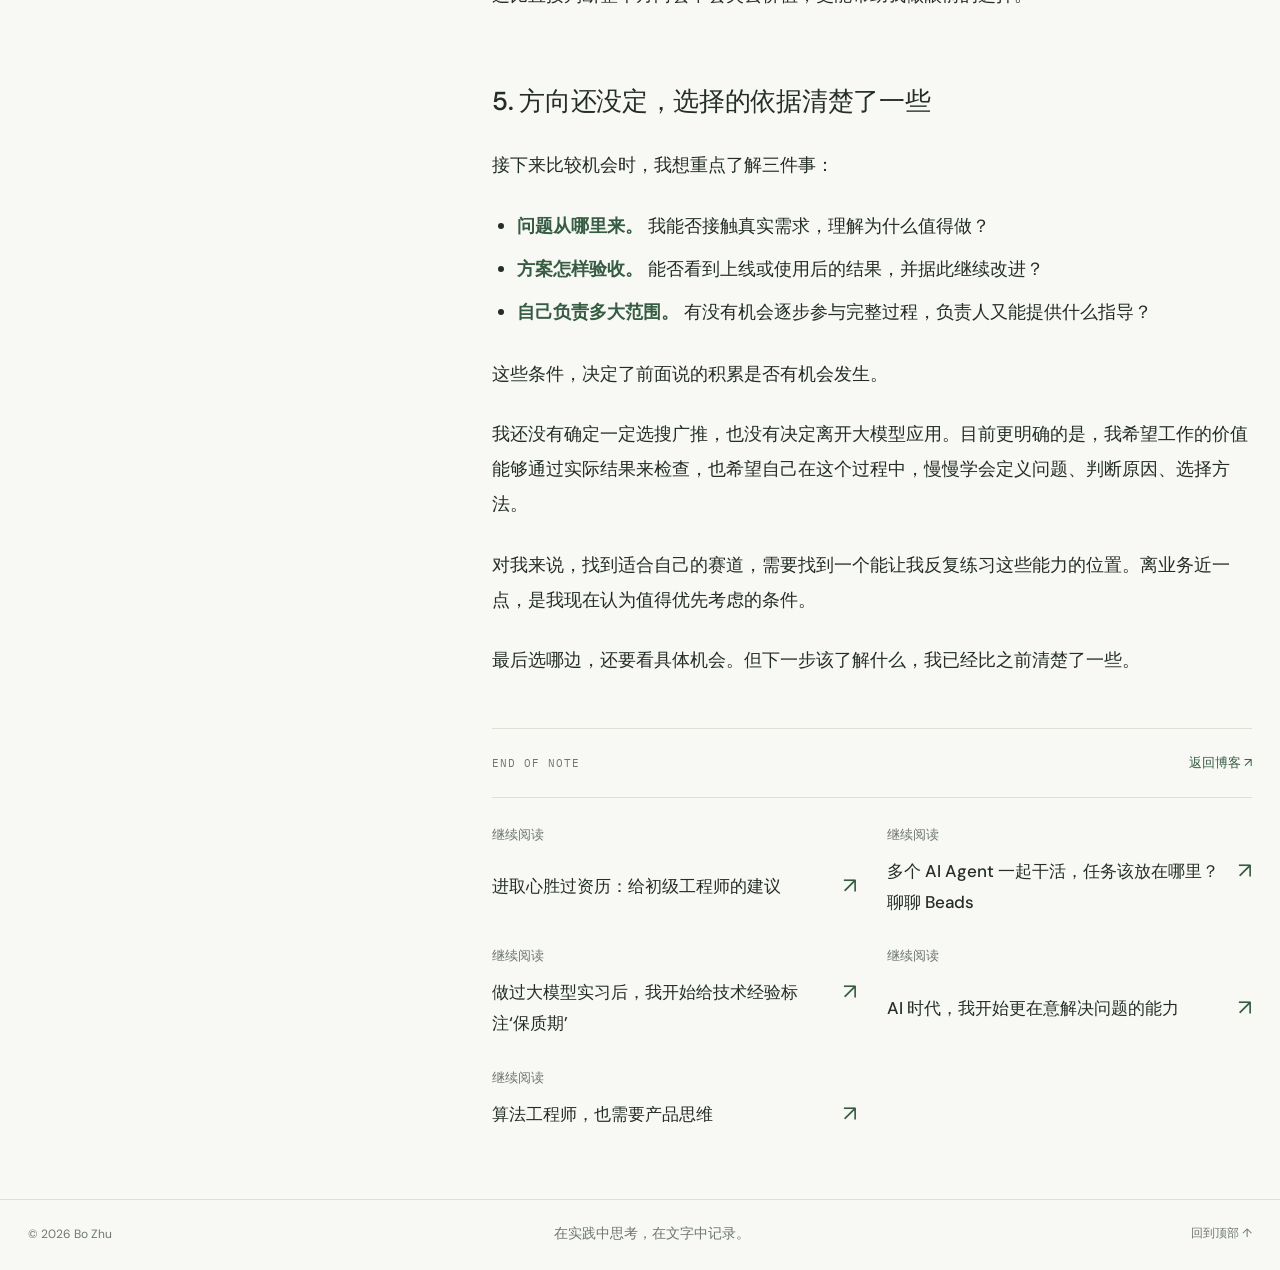
<file: blog/search-rec-ads-or-llm/index.html>
<!doctype html><html lang="zh-CN"><head><meta charset="utf-8"><meta name="viewport" content="width=device-width,initial-scale=1"><title>搜广推还是大模型？我发现自己更想离业务近一点 · 朱波</title><meta name="description" content="从担心大模型应用工作的价值被模型升级削弱，到重新理解业务反馈怎样帮助个人积累能力，以及这如何影响我的职业选择。"><meta name="theme-color" content="#f8f9f5"><link rel="canonical" href="https://meiying-cell.github.io/blog/search-rec-ads-or-llm/"><meta property="og:title" content="搜广推还是大模型？我发现自己更想离业务近一点"><meta property="og:description" content="从担心大模型应用工作的价值被模型升级削弱，到重新理解业务反馈怎样帮助个人积累能力，以及这如何影响我的职业选择。"><meta property="og:type" content="article"><meta property="og:url" content="https://meiying-cell.github.io/blog/search-rec-ads-or-llm/"><link rel="icon" href="/favicon.svg" type="image/svg+xml"><link rel="stylesheet" href="/styles.css"><link rel="stylesheet" href="/blog/blog.css"><link rel="alternate" type="application/rss+xml" title="朱波的博客" href="/blog/feed.xml"><script src="/blog/blog.js" defer></script><!-- SEARCH_METADATA_START -->
<meta name="robots" content="index,follow"><script type="application/ld+json">{"@context":"https://schema.org","@type":"BlogPosting","headline":"搜广推还是大模型？我发现自己更想离业务近一点","description":"从担心大模型应用工作的价值被模型升级削弱，到重新理解业务反馈怎样帮助个人积累能力，以及这如何影响我的职业选择。","url":"https://meiying-cell.github.io/blog/search-rec-ads-or-llm/","mainEntityOfPage":"https://meiying-cell.github.io/blog/search-rec-ads-or-llm/","datePublished":"2026-10-23","inLanguage":"zh-CN","author":{"@type":"Person","name":"朱波","url":"https://meiying-cell.github.io/"}}</script>
<!-- SEARCH_METADATA_END -->
</head><body class="blog-page"><a class="skip" href="#main" data-zh="跳至正文" data-en="Skip to content">跳至正文</a><div class="reading-progress" aria-hidden="true"></div><header class="site-header blog-header"><a class="wordmark" href="/" aria-label="Bo Zhu 首页">bz<span>.</span></a><nav aria-label="主导航"><a href="/" data-zh="个人主页" data-en="Home">个人主页</a><a href="/blog/" class="active" data-zh="博客" data-en="Blog">博客</a></nav><div class="controls"><button id="blog-language" aria-label="Switch interface to English"><b>中</b><span class="divider">/</span>EN</button><button id="blog-theme" aria-label="切换深色主题"><svg viewBox="0 0 24 24" fill="none" stroke="currentColor" stroke-width="1.5" aria-hidden="true"><path d="M20.8 13.4A8.7 8.7 0 0 1 10.6 3.2 8.8 8.8 0 1 0 20.8 13.4Z"/></svg></button></div></header><main id="main" class="wrap article-main"><div class="article-breadcrumb"><a href="/blog/" data-zh="← 全部文章" data-en="← All posts">← 全部文章</a><span>/</span><a href="/blog/?category=personal-reflections"><span class="category-name" data-zh="个人思考" data-en="Personal Reflections">个人思考</span></a></div><header class="article-header"><div class="article-meta"><time datetime="2026-10-23">2026-10-23</time><span>BO ZHU / 朱波</span><span data-zh="约 5 分钟 · 中文原文" data-en="~5 min · Chinese original">约 5 分钟 · 中文原文</span></div><h1 lang="zh-CN">搜广推还是大模型？我发现自己更想离业务近一点</h1><p class="article-deck" lang="zh-CN">从担心大模型应用工作的价值被模型升级削弱，到重新理解业务反馈怎样帮助个人积累能力，以及这如何影响我的职业选择。</p><div class="article-tags"><a href="/blog/?tag=%E8%81%8C%E4%B8%9A%E6%80%9D%E8%80%83">职业思考</a><a href="/blog/?tag=%E7%AE%97%E6%B3%95%E5%B7%A5%E7%A8%8B%E5%B8%88">算法工程师</a><a href="/blog/?tag=%E6%90%9C%E5%B9%BF%E6%8E%A8">搜广推</a><a href="/blog/?tag=%E5%A4%A7%E6%A8%A1%E5%9E%8B%E5%BA%94%E7%94%A8">大模型应用</a></div></header><div class="article-layout"><aside class="article-toc"><details open><summary data-zh="本文目录" data-en="On this page">本文目录</summary><ol><li><a href="#section-1">1. 我担心的是，投入能不能形成积累</a></li><li><a href="#section-2">2. 我想带走的，是判断问题和选择方案的能力</a></li><li><a href="#section-3">3. 反馈，让一次工作变成下一次能用的经验</a></li><li><a href="#section-4">4. 用这个标准，再看搜广推和大模型应用</a></li><li><a href="#section-5">5. 方向还没定，选择的依据清楚了一些</a></li></ol></details></aside><div><article class="article-body" lang="zh-CN"><p>最近我一直在想：搜广推算法和大模型算法，接下来该选什么？</p>

<p>让我犹豫的，是一个和个人积累有关的问题。我做过的大模型工作都是应用，以目前的条件，也很难直接去做基础模型研发。如果基础模型继续进步，我现在花时间学会和实现的东西，还有多少会被需要？</p>

<p>顺着这个问题想下去，我发现自己更想找一份离业务近、能够看到实际反馈的工作。原因需要从我对大模型应用的担忧说起。</p>

<h2 id="section-1">1. 我担心的是，投入能不能形成积累</h2>

<p>大模型应用里，有一类工作是处理模型当前做不好的事情。如果下一代模型能直接做好，原来为它增加的流程、组件或专门优化，就可能失去必要性。</p>

<p>这让我担心，应用岗位里一部分工作的价值，会随着基础模型进步减少很多。一个方案当时有用，我也为它投入了时间，但如果它很快就被模型升级替代，这段投入最后能留下什么？</p>

<p>我还不能据此判断所有大模型应用岗位。具体方法被替代，也不意味着学习它的过程全部白费。但如果一份工作长期围绕某一代模型的不足展开，我确实会怀疑，这是不是自己想要的积累方式。</p>

<p>所以，选择方向时，我需要多考虑一个问题：<strong>当手里的模型和工具换掉以后，我还有什么能力可以继续带走？</strong></p>

<h2 id="section-2">2. 我想带走的，是判断问题和选择方案的能力</h2>

<p>想到这里，我对“应用工作的价值”有了一个更具体的判断标准。</p>

<p>如果我只知道怎样用某个方法，方法过时以后，原来的经验确实可能很快贬值。但如果我知道问题为什么发生，哪些信息有用，怎样比较方案，以及怎么检查结果，那么换一个工具，仍然可以继续处理这个问题。</p>

<p>拿一个假设来说：一个问答功能效果不好，可能是资料缺失，也可能是检索不准，或者确实超出了模型的能力。找到原因之后，才能判断该补数据、改检索，还是换模型。</p>

<p>下一代模型也许能省掉其中某些步骤，但判断当前瓶颈、选择投入位置这件事，还是需要重新做。</p>

<p>这也是我想离业务近一点的原因。接触真实需求和使用过程，才更有机会理解一个问题的来龙去脉，知道技术改善在什么地方有用。我希望自己能逐步积累这些判断，而不只是熟悉一套实现方式。</p>

<p>不过，离业务近也不能自动保证能力积累。业务同样会变化，还需要有机会检验自己的判断。</p>

<h2 id="section-3">3. 反馈，让一次工作变成下一次能用的经验</h2>

<p>这就接到了搜广推吸引我的地方：比较快的反馈，以及可以持续观测的指标。</p>

<p>我期待的是这样一个过程：先理解问题，判断某种改动可能有效，再通过实验看实际发生了什么。如果结果与预期不同，就继续检查原因，调整原来的判断。</p>

<p>这个过程对我有吸引力，因为它让学习有了落点。一次尝试结束以后，除了多做完一个功能，还可能更清楚用户在意什么、数据有哪些问题、某种方法在什么条件下有效。</p>

<p>当然，指标也需要理解。点击增加了，是否真的改善了体验？短期效果好了，代价是什么？结果变化又有多少来自自己的改动？这些都需要分析，不能看到一个数字上涨就结束。</p>

<p>我想练习的，恰好就是这种把问题、方案和结果联系起来的能力。<strong>反馈的价值，在于它能帮助我修正判断，让下一次选择更有依据。</strong></p>

<h2 id="section-4">4. 用这个标准，再看搜广推和大模型应用</h2>

<p>按照这条思路，我目前会更想优先了解搜广推岗位。它所吸引我的，是我期待中的业务反馈和实验条件，以及借此积累判断力的机会。</p>

<p>但这个倾向有一个前提：具体岗位真的能让我接触问题、参与方案选择，并看到上线后的结果。如果长期只负责一个很局部的环节，看不到前因后果，那么我希望的积累也未必能发生。</p>

<p>同样，一个大模型应用岗位如果有明确的用户、真实的使用数据和持续验证方案的机会，也可能符合我的标准。基础模型升级之后，团队可以重新评估方案，把更强的能力用于当前问题。这样的工作里，仍然有我想参与的部分。</p>

<p>因此，我对大模型应用的担忧还在，但需要落到工作内容上判断：它有多少是在适配暂时的模型限制，又有多少能让我持续理解需求、处理数据、验证效果？</p>

<p>这比直接判断整个方向会不会失去价值，更能帮助我做眼前的选择。</p>

<h2 id="section-5">5. 方向还没定，选择的依据清楚了一些</h2>

<p>接下来比较机会时，我想重点了解三件事：</p>

<ul>
<li><strong>问题从哪里来。</strong> 我能否接触真实需求，理解为什么值得做？</li>
<li><strong>方案怎样验收。</strong> 能否看到上线或使用后的结果，并据此继续改进？</li>
<li><strong>自己负责多大范围。</strong> 有没有机会逐步参与完整过程，负责人又能提供什么指导？</li>
</ul>

<p>这些条件，决定了前面说的积累是否有机会发生。</p>

<p>我还没有确定一定选搜广推，也没有决定离开大模型应用。目前更明确的是，我希望工作的价值能够通过实际结果来检查，也希望自己在这个过程中，慢慢学会定义问题、判断原因、选择方法。</p>

<p>对我来说，找到适合自己的赛道，需要找到一个能让我反复练习这些能力的位置。离业务近一点，是我现在认为值得优先考虑的条件。</p>

<p>最后选哪边，还要看具体机会。但下一步该了解什么，我已经比之前清楚了一些。</p>
</article><div class="article-closing"><span class="mono">END OF NOTE</span><a href="/blog/" data-zh="返回博客 ↗" data-en="Back to blog ↗">返回博客 ↗</a></div><nav class="related-posts" aria-label="更多文章"><a href="/blog/hunger-beats-tenure-translation/"><span data-zh="继续阅读" data-en="Read next">继续阅读</span><strong lang="zh-CN">进取心胜过资历：给初级工程师的建议</strong><span aria-hidden="true">↗</span></a><a href="/blog/beads-shared-agent-tasks/"><span data-zh="继续阅读" data-en="Read next">继续阅读</span><strong lang="zh-CN">多个 AI Agent 一起干活，任务该放在哪里？聊聊 Beads</strong><span aria-hidden="true">↗</span></a><a href="/blog/llm-experience-shelf-life/"><span data-zh="继续阅读" data-en="Read next">继续阅读</span><strong lang="zh-CN">做过大模型实习后，我开始给技术经验标注‘保质期’</strong><span aria-hidden="true">↗</span></a><a href="/blog/ai-problem-solving-loop/"><span data-zh="继续阅读" data-en="Read next">继续阅读</span><strong lang="zh-CN">AI 时代，我开始更在意解决问题的能力</strong><span aria-hidden="true">↗</span></a><a href="/blog/algorithm-engineer-product-thinking/"><span data-zh="继续阅读" data-en="Read next">继续阅读</span><strong lang="zh-CN">算法工程师，也需要产品思维</strong><span aria-hidden="true">↗</span></a></nav></div></div></main><footer class="wrap blog-footer"><span>© 2026 Bo Zhu</span><span data-zh="在实践中思考，在文字中记录。" data-en="Notes from practice. Thoughts in progress.">在实践中思考，在文字中记录。</span><a href="#main" data-zh="回到顶部 ↑" data-en="Back to top ↑">回到顶部 ↑</a></footer></body></html>
</file>
<file: styles.css>
@import url('https://fonts.googleapis.com/css2?family=DM+Sans:wght@400;450;500;550;600;650;700&family=IBM+Plex+Mono:wght@400;450;500&family=Libre+Caslon+Display&display=swap');
:root{--bg:#f8f9f5;--text:#242d27;--muted:#6e766e;--line:#dce1d6;--green:#365c42;--soft:#edf0e7;--white:#fff;--accent:#bfd09f;--serif:'Libre Caslon Display',Georgia,serif;--sans:'DM Sans',-apple-system,BlinkMacSystemFont,'PingFang SC','Microsoft YaHei',sans-serif;--mono:'IBM Plex Mono',monospace;color-scheme:light}
:root[data-theme=dark]{--bg:#161d19;--text:#e8eee5;--muted:#a0ada2;--line:#344238;--green:#b4cba1;--soft:#202b23;--white:#1b251f;--accent:#71895d;color-scheme:dark}
*{box-sizing:border-box}html{scroll-behavior:smooth;scroll-padding-top:100px}body{margin:0;background:var(--bg);color:var(--text);font-family:var(--sans);font-size:17px;-webkit-font-smoothing:antialiased}::selection{background:var(--accent);color:#182d21}button,a{-webkit-tap-highlight-color:transparent}a{color:inherit;text-decoration:none}button{font:inherit;color:inherit;cursor:pointer}button:focus-visible,a:focus-visible,summary:focus-visible{outline:2px solid var(--green);outline-offset:6px}button{border:0;background:none}.wrap{max-width:1280px;margin:0 auto;padding-left:28px;padding-right:28px}.mono{font-family:var(--mono);font-size:13px;font-weight:400;letter-spacing:1px}.site-header{max-width:1280px;margin:auto;height:100px;display:flex;align-items:center;justify-content:space-between;padding:0 28px;border-bottom:1px solid var(--line)}.wordmark{font-family:var(--serif);font-size:38px;letter-spacing:-3px;font-weight:bold;line-height:1}.wordmark span{color:var(--green)}nav{display:flex;gap:33px;margin-left:84px}nav a{font-size:16px;color:var(--muted);transition:color .2s}nav a:hover,nav a.active{color:var(--green)}.controls{display:flex;align-items:center;gap:18px}.controls button{font-size:14px;padding:5px 0}.controls .divider{color:var(--line);padding:0 6px}.controls svg{width:17px;height:17px;display:block}.hero{padding-top:64px;display:grid;grid-template-columns:1.1fr 1fr;column-gap:55px;align-items:center}.eyebrow{display:flex;gap:10px;align-items:center;color:var(--green);font-family:var(--mono);font-size:13px;letter-spacing:1.5px;margin:0 0 26px}.status-dot{width:6px;height:6px;background:var(--green);border-radius:50%;box-shadow:0 0 0 4px var(--soft)}h1{font-size:80px;line-height:1.05;letter-spacing:-5px;font-weight:550;margin:0 0 23px}.name-zh{display:inline-block;font-size:21px;letter-spacing:3px;font-weight:400;margin-left:22px;vertical-align:middle;color:var(--muted)}.name-period{color:var(--green)}.hero h2{font-weight:450;letter-spacing:-1.7px;font-size:39px;line-height:1.19;margin:0 0 24px}em{font-family:var(--serif);font-weight:400;color:var(--green);font-size:1.2em}.hero-description{color:var(--muted);line-height:1.85;font-size:16px;margin:0}.hero-actions{display:flex;gap:25px;align-items:center;margin-top:32px}.button{padding:13px 19px;display:inline-flex;align-items:center;gap:32px;font-size:16px;border-radius:3px}.primary{background:var(--green);color:var(--bg);transition:transform .2s,opacity .2s}.primary:hover{transform:translateY(-2px);opacity:.9}.text-link{display:inline-flex;gap:18px;align-items:center;font-size:16px}.text-link:hover{color:var(--green)}.reasoning-art{margin-top:18px;color:var(--green)}.art-top,.art-bottom{display:flex;justify-content:space-between;color:var(--muted);font-size:12px}.art-top{padding:0 10px 14px;border-bottom:1px solid var(--line)}.art-bottom{padding:17px 10px 0;border-top:1px solid var(--line)}.art-bottom>span:first-child{display:flex;gap:9px;align-items:center}.tiny-square{width:5px;height:5px;background:var(--green)}.graph{width:100%;display:block}.graph-node circle,.graph-center circle{stroke:var(--green);fill:var(--bg)}.graph-node .solid{fill:var(--green)}.graph text{font-family:var(--mono);fill:var(--muted);font-size:13px;letter-spacing:.1px}.graph-center>circle:first-child{fill:none;stroke-opacity:.18}.graph-center>circle:nth-child(2){fill:var(--soft);stroke-width:1.5}.flow{animation:flow 25s linear infinite}.pulse{transform-origin:center;animation:pulse 5s ease-in-out infinite}.hero-footer{grid-column:1/-1;display:flex;align-items:center;justify-content:space-between;border-top:1px solid var(--line);border-bottom:1px solid var(--line);margin-top:75px;padding:23px 0;color:var(--muted)}.hero-footer>div{display:flex;align-items:center;gap:23px;font-size:14px}.hero-footer i{font-size:14px;font-style:normal;color:#9aa88c}.hero-footer>a{font-size:22px;color:var(--green)}.section{padding-top:85px;padding-bottom:85px;scroll-margin-top:10px}.section-label{display:flex;gap:19px;align-items:baseline}.section-label>.mono{color:var(--muted)}.section-label h2{font-size:24px;letter-spacing:-.6px;font-weight:500;margin:0}.about{display:grid;grid-template-columns:1fr 1.65fr;gap:80px;border-bottom:1px solid var(--line)}.about-content>.large-copy{font-size:26px;line-height:1.4;letter-spacing:-.5px;color:var(--text);margin:0 0 22px}.about-content>p{color:var(--muted);font-size:16px;line-height:1.9;margin:15px 0}.about-note{display:flex;align-items:center;gap:13px;padding-top:14px;margin-top:26px;color:var(--green);font-size:14px}.section-heading{display:flex;justify-content:space-between;align-items:center;margin-bottom:39px}.section-aside{color:var(--muted);font-size:12px}.experience-row{display:grid;grid-template-columns:260px 1fr;gap:40px;padding:32px 0;border-top:1px solid var(--line)}.experience-company{display:flex;gap:15px;align-items:flex-start}.company-icon{width:34px;height:34px;display:grid;place-items:center;background:var(--soft);border:1px solid var(--line);border-radius:7px;font-weight:600;font-size:20px;color:var(--green);flex:none}.company-icon.coral{color:#a46551}.company-icon.blue{color:#5c7a91}.company-name{font-size:18px;font-weight:550;letter-spacing:-.3px;margin:0 0 6px}.company-team{font-size:13px;color:var(--muted);line-height:1.7;max-width:190px}.experience-role{display:flex;justify-content:space-between;gap:20px;align-items:baseline;margin-bottom:14px}.experience-role h3{font-size:16px;font-weight:500;margin:0}.experience-date{font-family:var(--mono);font-size:12px;color:var(--muted);white-space:nowrap;letter-spacing:-.2px}.experience-intro{font-family:var(--serif);font-size:24px;line-height:1.25;letter-spacing:-.2px;margin:0 0 10px}.experience-body{font-size:16px;line-height:1.85;color:var(--muted);max-width:620px;margin:0}.tags{display:flex;gap:7px;flex-wrap:wrap;margin-top:15px}.tag{font-family:var(--mono);font-size:11px;letter-spacing:0;border:1px solid var(--line);border-radius:3px;padding:5px 8px;color:var(--muted)}details{margin-top:14px;font-size:14px;color:var(--muted)}summary{cursor:pointer;list-style:none;width:fit-content;color:var(--green)}summary::-webkit-details-marker{display:none}summary::after{content:' +';margin-left:8px}details[open] summary::after{content:' −'}details ul{padding-left:15px;line-height:1.85;font-size:16px}details li+li{margin-top:7px}.research-section{padding:70px 0 72px;background:var(--soft);border-block:1px solid var(--line)}.research-grid{display:grid;grid-template-columns:repeat(3,1fr);gap:0}.research-grid article{padding:6px 28px 0;border-right:1px solid var(--line)}.research-grid article:first-child{padding-left:0}.research-grid article:last-child{border:0;padding-right:0}.research-number{color:var(--muted);font-size:12px}.research-symbol{font-size:38px;color:var(--green);font-family:var(--serif);height:70px;display:flex;align-items:center;margin-top:7px}.research-grid h3{font-size:19px;font-weight:500;letter-spacing:-.4px;margin:8px 0 15px}.research-grid p{font-size:16px;line-height:1.9;color:var(--muted);min-height:90px;margin:0 0 26px}.research-tag{font-size:11px;letter-spacing:.3px;color:var(--green)}.education{display:grid;grid-template-columns:1fr 1.65fr;gap:80px;border-bottom:1px solid var(--line)}.education-row{padding:0 0 29px;margin-bottom:29px;border-bottom:1px solid var(--line);display:flex;gap:18px}.education-row:last-child{border:0;margin:0;padding-bottom:0}.university-icon{border:1px solid var(--line);width:45px;height:45px;border-radius:50%;display:grid;place-items:center;font-size:11px;color:var(--green);flex:none;letter-spacing:.2px}.school-heading{display:flex;justify-content:space-between;gap:20px;align-items:baseline}.school-info{flex:1}.school-heading h3{margin:0 0 9px;font-size:17px;font-weight:500}.school-heading time{font-family:var(--mono);font-size:11px;color:var(--muted);white-space:nowrap}.school-info p{font-size:14px;color:var(--muted);margin:0;line-height:1.7}.contact-section{padding-top:77px;padding-bottom:75px}.contact-section .eyebrow{font-size:12px;letter-spacing:1.4px}.contact-grid{display:grid;grid-template-columns:1fr 1fr;gap:100px;align-items:center}.contact-grid h2{margin:0;font-weight:450;font-size:40px;line-height:1.2;letter-spacing:-1px}.contact-grid p{color:var(--muted);font-size:16px;line-height:1.9;max-width:340px;margin:0 0 22px}.email-link{font-size:21px;display:flex;justify-content:space-between;align-items:center;border-bottom:1px solid var(--line);padding-bottom:12px;max-width:340px;letter-spacing:-.3px}.email-link span{color:var(--green)}.copy-email{font-size:11px;padding:14px 0 0;display:inline-flex;gap:7px;color:var(--muted)}.copy-email:hover{color:var(--green)}.copy-status{font-size:13px;color:var(--green);margin-left:12px}footer{border-top:1px solid var(--line);padding-top:24px!important;padding-bottom:27px!important;display:flex;justify-content:space-between;align-items:center;color:var(--muted);font-size:13px}footer a{font-size:11px}.footer-middle{font-family:var(--serif);font-style:italic;font-size:16px}.reading-progress{height:2px;background:var(--green);width:0;position:fixed;top:0;left:0;z-index:30;transition:width .1s}.skip{position:fixed;top:-100px;background:var(--green);color:var(--bg);padding:10px;z-index:40}.skip:focus{top:10px;left:10px}[hidden]{display:none!important}html[lang=zh-CN] .hero h2{font-size:36px;line-height:1.4;letter-spacing:-.8px}html[lang=zh-CN] em{font-family:var(--sans);font-size:1em;font-style:normal}html[lang=zh-CN] .large-copy{font-size:24px;line-height:1.65}html[lang=zh-CN] .experience-intro{font-family:var(--sans);font-size:22px;margin-bottom:13px}html[lang=zh-CN] .contact-grid h2{font-size:35px;line-height:1.5}html[lang=zh-CN] .research-grid h3{font-size:20px}
@keyframes flow{to{stroke-dashoffset:-240}}@keyframes pulse{50%{opacity:.3}}@media(min-width:1500px){.hero{padding-top:100px}.hero-footer{margin-top:90px}}@media(max-width:950px){.hero{column-gap:25px;padding-top:65px}h1{font-size:68px}.hero h2{font-size:32px}.name-zh{font-size:18px;margin-left:15px}.hero-footer>div{gap:12px;font-size:13px}.about,.education{gap:30px;grid-template-columns:1fr 1.8fr}.experience-row{grid-template-columns:225px 1fr;gap:20px}.experience-role{align-items:flex-start;gap:8px;flex-direction:column}.research-grid article{padding-inline:20px}.research-grid h3{font-size:17px}.school-heading{flex-direction:column;gap:0}.school-heading time{margin-bottom:10px}.contact-grid{gap:50px}}
@media(max-width:650px){html{scroll-padding-top:30px}.wrap{padding-inline:23px}.site-header{height:78px;padding-inline:23px}.wordmark{font-size:33px}nav{gap:17px;margin:0}nav a{font-size:13px}nav a:last-child{display:none}.controls{gap:13px}.hero{padding-top:48px;grid-template-columns:1fr;gap:0}.eyebrow{font-size:12px;margin-bottom:24px}h1{font-size:72px;margin-bottom:24px}.hero h2{font-size:35px}.hero-description{font-size:16px;max-width:340px}.hero-actions{gap:24px;margin-top:27px}.reasoning-art{margin:48px 8px 0;max-width:440px;justify-self:center;width:calc(100% - 16px)}.graph{max-height:325px}.hero-footer{margin-top:34px;padding:21px 0;gap:13px;align-items:flex-start}.hero-footer>.mono{font-size:11px;max-width:60px;line-height:1.7}.hero-footer>div{gap:8px;align-items:flex-start;flex-direction:column;font-size:13px}.hero-footer i{display:none}.hero-footer>a{margin-top:8px}.section{padding-top:54px;padding-bottom:54px}.about,.education{grid-template-columns:1fr;gap:30px}.section-label{gap:14px}.section-label h2{font-size:23px}.about-content>.large-copy{font-size:24px}.about-content>p{font-size:16px}.about-note{font-size:13px;line-height:1.8}.section-aside{display:none}.section-heading{margin-bottom:28px}.experience-row{grid-template-columns:1fr;gap:20px;padding:28px 0}.experience-company{align-items:center}.company-name{font-size:17px;margin:0 0 3px}.company-team{max-width:none;font-size:13px}.company-icon{width:33px;height:33px}.experience-role{flex-direction:row;align-items:baseline;gap:10px}.experience-role h3{font-size:14px}.experience-date{font-size:11px;white-space:normal;text-align:right}.experience-intro{font-size:24px}.experience-body{font-size:16px}.tag{font-size:11px}.research-section{padding-block:50px}.research-grid{grid-template-columns:1fr}.research-grid article,.research-grid article:first-child,.research-grid article:last-child{padding:24px 0;border-right:0;border-bottom:1px solid var(--line)}.research-grid article:first-child{padding-top:0}.research-grid article:last-child{border-bottom:0;padding-bottom:0}.research-symbol{height:50px;margin-top:0}.research-grid h3{font-size:22px;margin-top:9px}.research-grid p{min-height:0;max-width:360px;margin-bottom:20px}.research-tag{font-size:11px}.education-row{gap:16px}.school-heading h3{font-size:18px}.school-heading time{font-size:12px}.school-info p{font-size:16px}.contact-section{padding-block:52px}.contact-grid{grid-template-columns:1fr;gap:28px}.contact-grid h2{font-size:36px}.email-link{font-size:22px;max-width:none}.contact-grid p{font-size:16px;max-width:none}footer{flex-wrap:wrap;gap:20px}.footer-middle{order:3;width:100%;font-size:16px}html[lang=zh-CN] .hero h2{font-size:31px}html[lang=zh-CN] .experience-intro{font-size:21px}html[lang=zh-CN] .large-copy{font-size:23px}}
@media(prefers-reduced-motion:reduce){html{scroll-behavior:auto}*,*::before,*::after{animation:none!important;transition:none!important}}
.publication{margin-top:28px;padding-top:22px;border-top:1px solid var(--line)}.publication h3{font-size:21px;font-weight:500;line-height:1.5;margin:0 0 10px}.publication p{color:var(--muted);font-size:16px;line-height:1.8}.publication a{font-size:16px;color:var(--green)}
@media(max-width:650px){h1{font-size:clamp(52px,18.4vw,72px)}}

/* Revision 2: readable text and two explicit professional/research focus areas. */
.hero-description{max-width:560px;line-height:1.8}.hero h2{font-size:clamp(34px,3.3vw,43px)}
.hero-footer{display:grid;grid-template-columns:1fr 1fr auto;gap:32px;align-items:start;margin-top:56px;padding:26px 0}
.hero-footer>.focus-item{display:block}.focus-item>.mono{font-size:12px;color:var(--muted);letter-spacing:1px}.focus-item>p{font-size:17px;line-height:1.6;color:var(--text);margin:10px 0 0;max-width:470px}.hero-footer>a{align-self:center}
.company-icon{width:106px;height:64px;background:white;border:1px solid var(--line);border-radius:8px;padding:9px;overflow:hidden;flex:none}.company-icon img{width:100%;height:100%;object-fit:contain}.tencent-logo{background:#0757c7}.product-logo{width:64px;padding:5px}.netease-logo{width:106px;padding:8px}.company-team{line-height:1.65}.experience-company{gap:14px}.experience-date{font-size:12px}.experience-role h3{font-size:17px}.experience-body{max-width:760px;font-size:16px;line-height:1.85}.experience-intro{font-size:28px}.tag{font-size:11px;padding:6px 9px}.company-name{font-size:20px}.company-team{font-size:13px}.experience-row{padding:36px 0}.research-grid p{font-size:16px;min-height:160px}.research-tag{font-size:11px;line-height:1.7;display:block}.research-grid h3{font-size:21px;line-height:1.45;min-height:60px}.section-aside{font-size:11px}.about-content>p{font-size:17px}.contact-grid p{font-size:16px;max-width:420px}.email-link{max-width:420px}.school-info p{font-size:16px}.school-heading time{font-size:12px}nav a{font-size:15px}.controls button{font-size:14px}.controls button{min-height:36px;min-width:24px}.controls svg{width:20px;height:20px}.research-section .section-heading{gap:25px}.research-section .section-label h2{line-height:1.4}
html[lang=zh-CN] .hero h2{font-size:40px}html[lang=zh-CN] .experience-intro{font-size:24px}html[lang=zh-CN] .research-grid h3{font-size:22px}html[lang=zh-CN] .large-copy{font-size:27px}
@media(max-width:1000px){.hero{gap:28px}.hero h2{font-size:35px}.experience-role{flex-direction:column;gap:10px}.hero-footer{gap:24px}.focus-item>p{font-size:16px}.experience-row{grid-template-columns:240px 1fr}.company-icon{width:90px}.product-logo{width:58px}.research-grid p{min-height:190px}}
@media(max-width:700px){.site-header{padding-inline:22px;height:82px}nav{gap:15px;margin:0}nav a{font-size:14px}nav a:last-child{display:none}.controls{gap:10px}.controls button{font-size:13px}.hero{grid-template-columns:1fr;padding-top:44px;gap:0}.hero h2{font-size:36px}.hero-description{font-size:16px;max-width:none}.hero-actions{gap:22px}.button,.text-link{font-size:15px}.reasoning-art{margin-top:40px;max-width:440px;justify-self:center;width:100%}.hero-footer{grid-template-columns:1fr auto;gap:24px 10px;margin-top:30px}.hero-footer .focus-item{grid-column:1}.hero-footer>a{grid-column:2;grid-row:1/3}.focus-item>p{font-size:17px;line-height:1.6}.focus-item>.mono{font-size:12px}.hero-footer>.focus-item{max-width:none}.experience-row{grid-template-columns:1fr;gap:22px}.experience-role{flex-direction:row;align-items:baseline}.experience-role h3{font-size:16px}.experience-date{font-size:12px}.experience-company{align-items:center}.company-icon{height:58px;width:112px}.product-logo{width:58px}.company-name{font-size:20px}.company-team{font-size:13px}.experience-intro{font-size:26px}.experience-body{font-size:16px}.about-content>p{font-size:16px}.about-content>.large-copy{font-size:26px}.about-note{font-size:14px}.research-grid{grid-template-columns:1fr}.research-grid article,.research-grid article:first-child,.research-grid article:last-child{padding:26px 0;border-right:0;border-bottom:1px solid var(--line)}.research-grid article:first-child{padding-top:0}.research-grid article:last-child{border-bottom:0;padding-bottom:0}.research-grid h3{font-size:22px;min-height:0}.research-grid p{font-size:16px;min-height:0;max-width:none}.research-tag{font-size:11px}.section-aside{display:none}.about,.education{grid-template-columns:1fr;gap:30px}.school-heading h3{font-size:19px}.school-heading time{font-size:12px}.school-info p{font-size:16px}.contact-grid{grid-template-columns:1fr;gap:30px}.contact-grid p{font-size:16px}.section-label h2{font-size:24px}.email-link{font-size:22px}.copy-email{font-size:12px}.footer-middle{font-size:16px}footer{font-size:13px}html[lang=zh-CN] .hero h2{font-size:34px}html[lang=zh-CN] .large-copy{font-size:24px}.desktop-break{display:none}}
@media(max-width:360px){nav{gap:11px}nav a{font-size:12px}.controls{gap:8px}.experience-role{flex-direction:column}.hero-actions{gap:15px}.button{gap:18px}.wrap{padding-inline:20px}}

.hero h2{letter-spacing:-.8px}.hero h2 em{margin-right:.08em}
@media(max-width:700px){.hero h2{font-size:32px}.hero-actions{gap:20px}.hero-actions .button{gap:14px;padding:13px 14px}.hero-actions .text-link{gap:10px}.hero-actions .button span:first-child,.hero-actions .text-link span:first-child{white-space:nowrap}}

/* A readable technical profile replaces the decorative reasoning graph. */
.hero{padding-bottom:64px;border-bottom:1px solid var(--line);column-gap:70px;align-items:center}
.profile-console{--glow-x:75%;--glow-y:15%;position:relative;isolation:isolate;overflow:hidden;background:#15251e;color:#edf4e8;border:1px solid #395544;border-radius:14px;box-shadow:0 24px 64px -40px #18372170,0 0 0 6px #365c4206;transition:transform .2s ease-out;transform-style:preserve-3d;margin:0}
.console-glow{position:absolute;inset:0;z-index:-1;pointer-events:none;background:radial-gradient(ellipse at var(--glow-x) var(--glow-y),#7ebd7529,transparent 60%),linear-gradient(#bdd7aa06 1px,transparent 1px),linear-gradient(90deg,#bdd7aa06 1px,transparent 1px);background-size:auto,26px 26px,26px 26px}
.console-bar{display:flex;align-items:center;gap:18px;height:52px;border-bottom:1px solid #bdd7aa24;padding:0 26px;color:#a9bca9}.console-bar .mono{font-size:11px;letter-spacing:.5px}.console-dots{display:flex;gap:5px}.console-dots i{height:7px;width:7px;border-radius:50%;background:#6a846e}.console-dots i:nth-child(2){background:#91a377}.console-dots i:nth-child(3){background:#bfd19f}.console-index{margin-left:auto;color:#718b75}
.console-content{padding:0 29px}.console-track{display:block;position:relative;padding:27px 0 24px}.console-track+.console-track{border-top:1px solid #bdd7aa24}.console-caption{display:flex;gap:12px;color:#b9d4a3;font-size:11px;letter-spacing:1.3px}.console-caption>span:first-child{color:#8ba48c}.console-track h3{font-size:25px;line-height:1.4;letter-spacing:-.5px;font-weight:500;margin:14px 0 12px;max-width:390px}.console-track p{color:#b1c0b2;font-size:15px;line-height:1.75;margin:0 0 17px;max-width:390px}.console-link{color:#d2e6bf;font-size:13px;display:flex;justify-content:space-between;align-items:center;gap:15px}.console-link>span:last-child{font-size:20px;transition:transform .25s}.console-track:hover .console-link>span:last-child{transform:translate(3px,-3px)}.console-track:hover h3{color:#d6eabc}.console-track:focus-visible{outline-color:#c4dda6;outline-offset:-4px;border-radius:4px}.console-footer{display:flex;align-items:center;gap:12px;border-top:1px solid #bdd7aa24;padding:17px 27px;color:#a8bea1;font-size:10px;letter-spacing:1.2px}.console-cursor{height:12px;width:6px;margin-left:auto;background:#bad3a4;animation:cursorGlow 2.8s ease-in-out infinite}.console-footer>span:first-child{font-size:13px;color:#c7dfae}
@keyframes cursorGlow{50%{opacity:.25}}
:root[data-theme=dark] .profile-console{background:#192c22;box-shadow:0 24px 70px -45px #000}
html[lang=zh-CN] .console-track h3{font-size:24px;line-height:1.6;letter-spacing:0}html[lang=zh-CN] .console-track p{font-size:16px}
@media(max-width:1000px){.hero{column-gap:34px}.console-content{padding-inline:23px}.console-bar{padding-inline:23px}.console-track h3{font-size:23px}.console-track p{font-size:15px}}
@media(max-width:700px){.hero{gap:35px;padding-bottom:42px}.profile-console{width:100%;max-width:490px;justify-self:center}.console-content{padding-inline:23px}.console-track{padding-block:25px}.console-track h3{font-size:24px}.console-track p{font-size:16px}.console-caption{font-size:12px}.console-link{font-size:14px}.console-footer{font-size:10px}.console-bar{height:49px}.console-track h3{max-width:none}html[lang=zh-CN] .console-track h3{font-size:23px}}

/* Education visibility and authentic university / product marks. */
.education{padding-top:64px;padding-bottom:64px}.education-row{align-items:center;gap:22px}.university-icon{width:76px;height:76px;overflow:hidden;background:#fff;border:1px solid var(--line);padding:4px}.university-icon img{display:block;width:100%;height:100%;object-fit:contain;border-radius:50%}.school-heading h3{font-size:21px}.school-heading time{font-size:12px}.school-info{min-width:0}.weixin-shop-logo{width:64px;padding:5px;background:#fff}.weixin-shop-logo img{object-fit:cover;object-position:left}
@media(max-width:1000px){.weixin-shop-logo{width:58px}.school-heading{gap:3px}}
@media(max-width:700px){.education{padding-block:48px}.education-row{gap:18px}.university-icon{width:68px;height:68px}.school-heading h3{font-size:20px}.school-info p{font-size:16px}.weixin-shop-logo{width:58px}nav{gap:12px}nav a{font-size:13px}nav a[href="#about"],nav a[href="#contact"]{display:none}}
@media(max-width:360px){nav a{font-size:12px}.university-icon{width:58px;height:58px}.education-row{gap:13px}}
</file>
<file: blog/blog.css>
/* Shared writing cards connect the portfolio and the long-form reading space. */
.latest-writing{border-bottom:1px solid var(--line)}.latest-writing .section-heading{margin-bottom:18px}.writing-intro{color:var(--muted);font-size:17px;line-height:1.8;margin:0 0 34px}.writing-grid{display:grid;grid-template-columns:1.05fr 1fr;gap:0 42px}.writing-card{border-top:1px solid var(--line);min-width:0}.writing-card.featured{grid-row:span 2;border-top:0}.writing-card-link{display:block;height:100%}.writing-image{background:#f5f7f0;border:1px solid var(--line);border-radius:6px;overflow:hidden;aspect-ratio:3/2}.writing-image img{display:block;width:100%;height:100%;object-fit:contain;transition:transform .45s}.writing-card-link:hover .writing-image img{transform:scale(1.025)}.writing-copy{padding:25px 0}.writing-meta{display:flex;gap:15px;align-items:center;justify-content:space-between;font-size:12px;line-height:1.5;font-family:var(--mono);color:var(--muted)}.category-name{color:var(--green);font-family:var(--sans);font-weight:500;font-size:13px}.writing-card h3{font-size:24px;line-height:1.55;letter-spacing:-.3px;font-weight:550;margin:17px 0 12px;max-width:600px;transition:color .2s}.writing-card-link:hover h3{color:var(--green)}.writing-card p{font-size:16px;color:var(--muted);line-height:1.85;margin:0}.writing-foot{display:flex;justify-content:space-between;align-items:center;gap:12px;margin-top:23px;color:var(--muted);font-size:12px}.writing-arrow{font-size:23px;color:var(--green);transition:transform .2s}.writing-card-link:hover .writing-arrow{transform:translate(3px,-3px)}.featured .writing-copy{padding-bottom:0}.featured h3{font-size:27px}.blog-header nav{margin-left:0;gap:36px}.blog-header nav a:last-child{display:inline}.blog-header nav a{font-size:15px}.blog-index{padding-top:70px;padding-bottom:70px}.blog-intro{display:grid;grid-template-columns:1.5fr 1fr;align-items:center;gap:50px;padding-bottom:62px}.blog-intro h1{font-size:clamp(44px,5vw,66px);letter-spacing:-1.5px;line-height:1.2;font-weight:500;margin-bottom:24px}.blog-lead{max-width:560px;font-size:18px;line-height:1.9;color:var(--muted);margin:0}.blog-signature{border:1px solid #395544;background:#15251e;color:#b9d4a3;border-radius:8px;padding:25px 30px;display:flex;flex-direction:column;gap:15px;position:relative;overflow:hidden;background-image:linear-gradient(#bdd7aa09 1px,transparent 1px),linear-gradient(90deg,#bdd7aa09 1px,transparent 1px);background-size:22px 22px}.blog-signature .mono{font-size:11px;letter-spacing:1px}.signature-symbol{font-family:var(--mono);font-size:58px;line-height:1.5;letter-spacing:15px;color:#9cb68d}.signature-symbol i{font-style:normal;color:#e2eacd}.blog-toolbar{display:flex;justify-content:space-between;align-items:center;gap:20px;border-block:1px solid var(--line);padding:20px 0;margin-bottom:36px}.category-filters{display:flex;gap:9px;flex-wrap:wrap}.category-filter{border:1px solid transparent;border-radius:4px;padding:9px 12px;display:flex;align-items:center;gap:10px;font-size:14px;background:transparent}.category-filter:hover{border-color:var(--line)}.category-filter.active{background:var(--green);color:var(--bg)}.filter-count{font-family:var(--mono);font-size:11px;opacity:.65}.blog-total{font-size:12px;white-space:nowrap;color:var(--muted)}.writing-grid.is-filtered{grid-template-columns:repeat(2,minmax(0,1fr))}.is-filtered .featured{grid-row:auto}.is-filtered .writing-image{display:none}.is-filtered .featured{border-top:1px solid var(--line)}.is-filtered .featured h3{font-size:24px}.blog-end{margin-top:56px;padding-top:24px;border-top:1px solid var(--line);display:flex;align-items:center;gap:12px;color:var(--muted);font-size:14px;line-height:1.8}.blog-end a{margin-left:auto;color:var(--green);font-size:12px}.blog-footer{font-size:12px;gap:20px}.blog-footer>a{font-family:var(--sans);font-size:12px}.blog-footer>span:nth-child(2){font-size:14px}.article-main{padding-top:40px;padding-bottom:70px}.article-breadcrumb{display:flex;gap:16px;align-items:center;font-size:14px;color:var(--muted);margin-bottom:40px;flex-wrap:wrap}.article-breadcrumb>a:hover{color:var(--green)}.article-header{max-width:1000px;margin-bottom:48px}.article-meta{display:flex;align-items:center;gap:20px;flex-wrap:wrap;font-family:var(--mono);font-size:12px;color:var(--muted);margin-bottom:22px}.article-meta>span:last-child{font-family:var(--sans)}.article-header h1{font-size:clamp(32px,3.6vw,47px);line-height:1.5;letter-spacing:-.6px;font-weight:550;margin:0 0 23px;max-width:980px;text-wrap:balance}.article-deck{color:var(--muted);font-size:18px;line-height:1.9;margin:0;max-width:800px}.article-tags{display:flex;gap:8px;flex-wrap:wrap;margin-top:24px}.article-tags>span{border:1px solid var(--line);border-radius:3px;padding:5px 10px;font-size:12px;color:var(--muted)}.article-layout{display:grid;grid-template-columns:230px minmax(0,760px);gap:55px;align-items:start;justify-content:space-between;padding-top:35px;border-top:1px solid var(--line)}.article-toc{position:sticky;top:35px}.article-toc details{margin:0}.article-toc summary{font-size:14px;color:var(--text);font-weight:550}.article-toc summary::after{display:none}.article-toc ol{list-style:none;padding:0;margin:19px 0 0}.article-toc li{margin:0}.article-toc a{display:block;padding:9px 0 9px 15px;border-left:2px solid var(--line);font-size:13px;line-height:1.8;color:var(--muted);transition:color .2s,border-color .2s}.article-toc a:hover,.article-toc a.active{color:var(--green);border-color:var(--green)}.article-body{font-size:18px;line-height:1.95;overflow-wrap:anywhere}.article-body>p:first-child{margin-top:0}.article-body p{margin:0 0 1.4em}.article-body h2{font-size:26px;font-weight:550;line-height:1.6;letter-spacing:-.3px;margin:2.6em 0 1em;scroll-margin-top:30px}.article-body h2:first-child{margin-top:0}.article-body strong{font-weight:600;color:var(--green)}.article-body a{color:var(--green);text-decoration:underline;text-decoration-color:var(--line);text-underline-offset:4px}.article-body a:hover{text-decoration-color:var(--green)}.article-body ul,.article-body ol{padding-left:1.4em;margin:0 0 1.5em}.article-body li{margin:.45em 0}.article-body blockquote{margin:1.8em 0;border-left:3px solid var(--green);padding:5px 25px;color:var(--muted)}.article-body code{background:var(--soft);padding:.15em .3em;font-size:.9em}.article-body pre{overflow:auto;padding:20px;background:var(--soft);border:1px solid var(--line);border-radius:5px}.article-body table{border-collapse:collapse;width:100%;display:block;overflow:auto;font-size:16px;margin:25px 0}.article-body td,.article-body th{border:1px solid var(--line);padding:10px}.article-figure{margin:42px 0}.article-figure>a{display:block;border:1px solid var(--line);border-radius:6px;overflow:hidden;background:#f5f7f0}.article-figure img{width:100%;height:auto;display:block}.article-figure figcaption{font-size:13px;line-height:1.9;color:var(--muted);margin-top:13px}.article-figure figcaption a{display:inline-block;margin-left:8px;white-space:nowrap}.article-closing{margin-top:50px;padding:25px 0;display:flex;justify-content:space-between;border-block:1px solid var(--line);align-items:center;color:var(--muted);font-size:13px;gap:20px}.article-closing .mono{font-size:11px}.article-closing a{color:var(--green)}.related-posts{display:grid;grid-template-columns:repeat(2,minmax(0,1fr));margin:28px 0 0;gap:30px}.related-posts a{display:grid;grid-template-columns:1fr auto;gap:12px;font-size:13px;color:var(--muted)}.related-posts strong{grid-column:1;grid-row:2;line-height:1.8;font-size:17px;color:var(--text);font-weight:500}.related-posts a>span:last-child{grid-column:2;grid-row:2;color:var(--green);font-size:22px}.related-posts a:hover strong{color:var(--green)}
@media(max-width:1000px){.site-header>nav{gap:22px;margin-left:0}.article-layout{grid-template-columns:185px minmax(0,1fr);gap:35px}.writing-grid{gap:0 28px}.writing-card h3,.featured h3{font-size:23px}.blog-signature{padding:22px}.signature-symbol{font-size:50px}.blog-intro{gap:30px}}
@media(max-width:700px){.site-header>nav{gap:12px}nav a[href="#research"]{display:none}.blog-header nav a{font-size:14px}.blog-index{padding-top:40px;padding-bottom:44px}.blog-intro{display:block;padding-bottom:32px}.blog-intro h1{font-size:41px}.blog-lead{font-size:16px}.blog-signature{display:none}.blog-intro .eyebrow{font-size:11px;margin-bottom:22px}.blog-toolbar{align-items:flex-start;margin-bottom:27px;padding:15px 0;flex-direction:column;gap:12px}.category-filters{gap:4px}.category-filter{font-size:13px;padding:8px 9px;gap:6px;min-height:39px}.blog-total{font-size:11px;align-self:flex-end}.writing-grid,.writing-grid.is-filtered{grid-template-columns:1fr;gap:25px}.writing-card.featured{grid-row:auto}.writing-copy{padding:22px 0 0}.writing-card h3,.featured h3{font-size:23px;line-height:1.6;margin-top:15px}.writing-card p{font-size:16px}.writing-foot{margin-top:18px}.writing-card:not(.featured){padding-bottom:3px}.writing-image{max-height:none}.writing-meta{font-size:11px}.writing-foot{font-size:12px}.writing-intro{font-size:16px;margin-bottom:25px}.latest-writing .section-heading{align-items:baseline;gap:10px}.latest-writing .text-link{font-size:14px;gap:8px}.blog-end{font-size:13px;margin-top:34px;align-items:baseline}.blog-end .status-dot{flex:none}.blog-footer{flex-wrap:wrap;gap:18px}.blog-footer>span:nth-child(2){order:3;width:100%;font-size:13px}.article-main{padding-top:27px;padding-bottom:40px}.article-breadcrumb{margin-bottom:28px;font-size:13px;gap:12px}.article-header{margin-bottom:28px}.article-meta{font-size:11px;gap:9px 15px;margin-bottom:19px}.article-meta>span:last-child{font-size:12px}.article-header h1{font-size:30px;line-height:1.55;letter-spacing:0;margin-bottom:20px}.article-deck{font-size:16px;line-height:1.85}.article-tags{margin-top:20px}.article-layout{display:flex;flex-direction:column;gap:30px;padding-top:24px}.article-layout>div{min-width:0;width:100%}.article-toc{position:static;width:100%;border:1px solid var(--line);border-radius:5px;padding:17px 19px;background:var(--soft)}.article-toc summary{font-size:14px;width:100%}.article-toc summary::after{display:inline;float:right}.article-toc ol{margin-top:12px}.article-toc a{padding-block:6px;font-size:13px}.article-body{font-size:17px;line-height:1.95}.article-body h2{font-size:23px;line-height:1.65;margin-top:2.2em}.article-figure{margin:32px 0}.article-figure figcaption{font-size:12px}.related-posts{grid-template-columns:1fr;gap:24px}.related-posts strong{font-size:17px}.article-closing{margin-top:35px}.blog-header{gap:18px}.blog-header .controls{margin-left:auto}.blog-header nav{margin-right:auto}}
@media(max-width:380px){.category-filter{padding-inline:7px;font-size:12px}.category-filters{gap:2px}.article-header h1{font-size:28px}.site-header>nav{gap:10px}.blog-header nav a{font-size:13px}.writing-card h3{font-size:22px}}
.writing-tags{display:flex;gap:7px 12px;flex-wrap:wrap;margin-top:17px;color:var(--muted);font-size:12px}.writing-tags>span::before{content:'#';color:var(--green);margin-right:3px}.article-tags>a{border:1px solid var(--line);border-radius:3px;padding:5px 10px;font-size:12px;color:var(--muted)}.article-tags>a:hover{color:var(--green);border-color:var(--green)}.tag-filter-label{display:flex;align-items:center;gap:10px;font-size:13px;color:var(--muted);margin-left:auto}.tag-filter-label select{font:inherit;color:var(--text);background:var(--bg);border:1px solid var(--line);border-radius:4px;padding:9px 28px 9px 10px;max-width:180px}.tag-filter-label select:focus-visible{outline:2px solid var(--green);outline-offset:3px}@media(max-width:700px){.blog-toolbar{display:grid;grid-template-columns:1fr auto;align-items:center;gap:14px 8px}.category-filters{grid-column:1/-1}.tag-filter-label{margin:0;justify-self:start}.tag-filter-label select{max-width:180px}.blog-total{align-self:center}.writing-tags{font-size:12px}}

/* Keep the illustrated article visible as new text-only notes arrive. */
#blog-posts>.writing-card:nth-child(n+4){grid-column:1/-1}
@media(min-width:701px){#blog-posts>.writing-card:nth-child(n+4) .writing-card-link{max-width:900px}}

/* Keep CLI commands intact; small screens can scroll the table locally. */
.article-body table th:first-child,.article-body table td:first-child{white-space:nowrap;overflow-wrap:normal}
.article-body table th:nth-child(2),.article-body table td:nth-child(2){min-width:220px}

/* Technical posts expose the actual project and its primary resources. */
.project-resource{max-width:800px;margin-top:28px;border:1px solid var(--line);border-radius:7px;padding:23px 25px;background:var(--soft)}.project-resource-heading{display:flex;align-items:center;gap:15px}.project-resource-heading>img{flex:none;width:42px;height:42px;border-radius:8px}.project-resource-heading>div{display:flex;flex-direction:column;gap:5px}.project-resource-heading .mono{font-size:10px;color:var(--muted);letter-spacing:1px}.project-resource-heading strong{font-size:22px;font-weight:550;line-height:1.2}.project-resource-heading>p{font-size:14px;color:var(--muted);line-height:1.7;margin:0 0 0 auto;max-width:280px}.project-resource-links{display:flex;gap:10px;flex-wrap:wrap;margin-top:22px}.project-resource-links>a{display:inline-flex;align-items:center;justify-content:space-between;gap:17px;font-size:14px;border:1px solid var(--line);padding:10px 14px;border-radius:4px;background:var(--bg);min-height:43px;color:var(--green);transition:background .2s,border-color .2s}.project-resource-links>a:first-child{background:var(--green);color:var(--bg);border-color:var(--green)}.project-resource-links>a:hover{border-color:var(--green)}.project-resource-links>a:first-child:hover{opacity:.9}.project-example>a{background:#2a63bd}.project-example figcaption a{display:inline-flex;margin-top:5px;margin-right:8px;margin-left:0}.project-example{margin-top:32px}
@media(max-width:700px){.project-resource{padding:19px;margin-top:23px}.project-resource-heading{flex-wrap:wrap;gap:13px}.project-resource-heading>p{flex-basis:100%;margin:0;max-width:none;font-size:14px}.project-resource-heading strong{font-size:21px}.project-resource-links{gap:8px;margin-top:17px}.project-resource-links>a{padding:10px 12px;font-size:13px;gap:10px}.project-example figcaption{font-size:12px}}

/* Text-only latest posts use a compact grid without a reserved image column. */
#blog-posts:not(:has(>.featured))>.writing-card:nth-child(n+4){grid-column:auto}
@media(min-width:1001px){.latest-writing .writing-grid:not(:has(>.featured)){grid-template-columns:repeat(3,minmax(0,1fr));gap:32px}}
</file>
